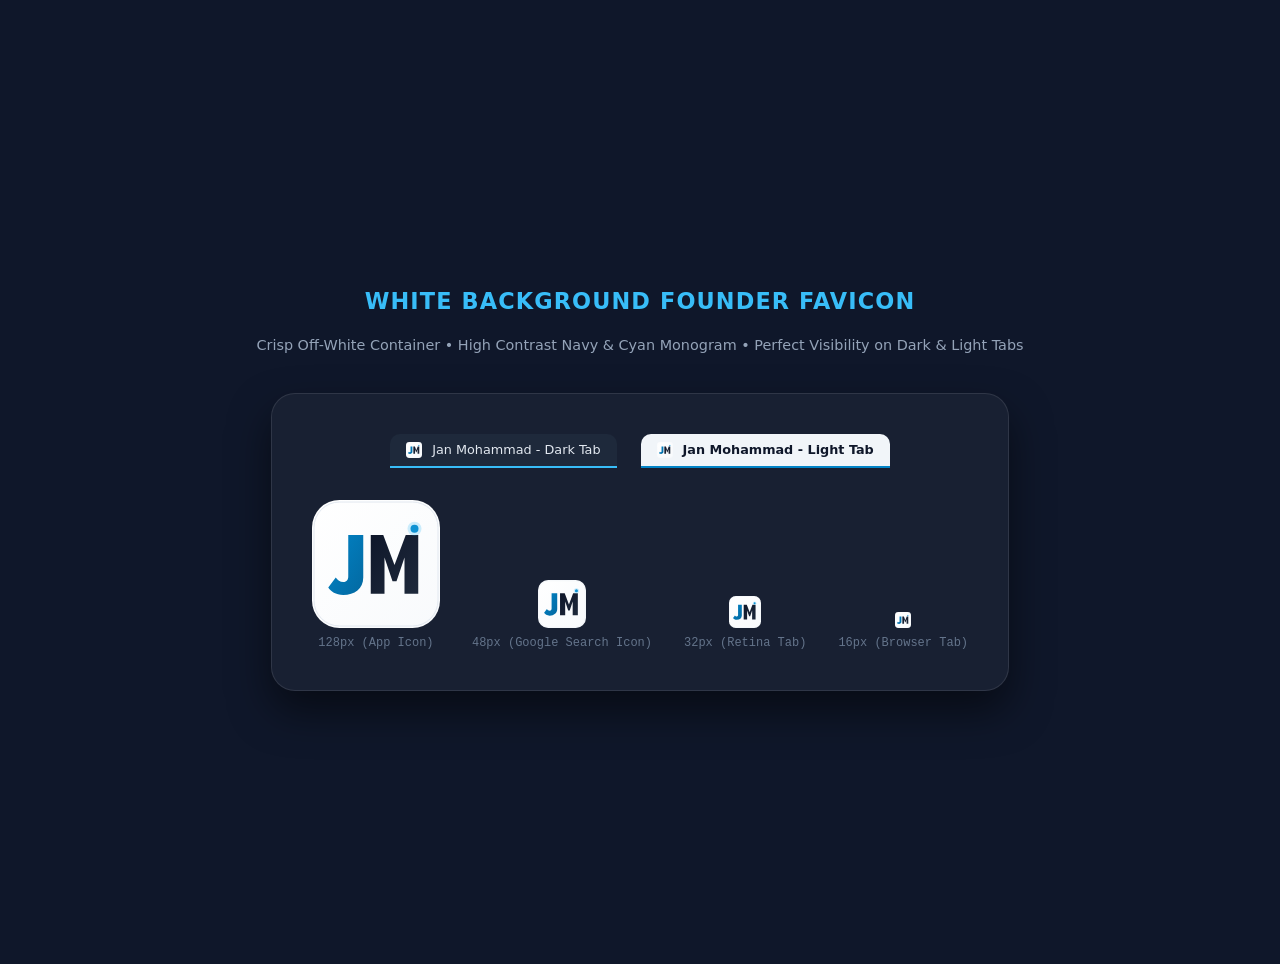
<file: Image/favicon_preview.html>
<!DOCTYPE html>
<html lang="en">
<head>
  <meta charset="UTF-8">
  <title>White Background Founder Favicon Preview — Jan Mohammad</title>
  <style>
    body {
      background: #0f172a;
      color: #f8fafc;
      font-family: 'Space Grotesk', system-ui, -apple-system, sans-serif;
      display: flex;
      flex-direction: column;
      align-items: center;
      justify-content: center;
      min-height: 100vh;
      margin: 0;
      padding: 2rem;
    }
    h1 {
      font-size: 1.4rem;
      font-weight: 700;
      letter-spacing: 0.05em;
      text-transform: uppercase;
      color: #38bdf8;
      margin-bottom: 0.5rem;
    }
    p {
      color: #94a3b8;
      font-size: 0.9rem;
      margin-bottom: 2.5rem;
    }
    .preview-card {
      background: rgba(255, 255, 255, 0.04);
      border: 1px solid rgba(255, 255, 255, 0.1);
      border-radius: 24px;
      padding: 2.5rem;
      display: flex;
      flex-direction: column;
      align-items: center;
      gap: 2rem;
      box-shadow: 0 20px 40px rgba(0,0,0,0.5);
    }
    .scales {
      display: flex;
      align-items: flex-end;
      gap: 2rem;
    }
    .scale-box {
      display: flex;
      flex-direction: column;
      align-items: center;
      gap: 0.5rem;
    }
    .scale-label {
      font-size: 0.75rem;
      font-family: monospace;
      color: #64748b;
    }
    .browser-tab-mock {
      background: #1e293b;
      border-radius: 10px 10px 0 0;
      padding: 8px 16px;
      display: flex;
      align-items: center;
      gap: 10px;
      border-bottom: 2px solid #38bdf8;
    }
    .tab-title {
      font-size: 0.8rem;
      color: #e2e8f0;
      font-weight: 500;
    }
    .light-tab-mock {
      background: #f1f5f9;
      border-radius: 10px 10px 0 0;
      padding: 8px 16px;
      display: flex;
      align-items: center;
      gap: 10px;
      border-bottom: 2px solid #0284c7;
    }
    .light-tab-title {
      font-size: 0.8rem;
      color: #0f172a;
      font-weight: 600;
    }
    .mock-row {
      display: flex;
      gap: 1.5rem;
    }
  </style>
</head>
<body>
  <h1>White Background Founder Favicon</h1>
  <p>Crisp Off-White Container • High Contrast Navy &amp; Cyan Monogram • Perfect Visibility on Dark &amp; Light Tabs</p>

  <div class="preview-card">
    <div class="mock-row">
      <div class="browser-tab-mock">
        <img src="favicon.svg" width="16" height="16" alt="Dark Mode Tab Icon">
        <span class="tab-title">Jan Mohammad - Dark Tab</span>
      </div>
      <div class="light-tab-mock">
        <img src="favicon.svg" width="16" height="16" alt="Light Mode Tab Icon">
        <span class="light-tab-title">Jan Mohammad - Light Tab</span>
      </div>
    </div>

    <div class="scales">
      <div class="scale-box">
        <img src="favicon.svg" width="128" height="128" alt="128px App Scale">
        <span class="scale-label">128px (App Icon)</span>
      </div>
      <div class="scale-box">
        <img src="favicon.svg" width="48" height="48" alt="48px Google Search Result">
        <span class="scale-label">48px (Google Search Icon)</span>
      </div>
      <div class="scale-box">
        <img src="favicon.svg" width="32" height="32" alt="32px Retina Tab">
        <span class="scale-label">32px (Retina Tab)</span>
      </div>
      <div class="scale-box">
        <img src="favicon.svg" width="16" height="16" alt="16px Browser Tab">
        <span class="scale-label">16px (Browser Tab)</span>
      </div>
    </div>
  </div>
</body>
</html>
</file>
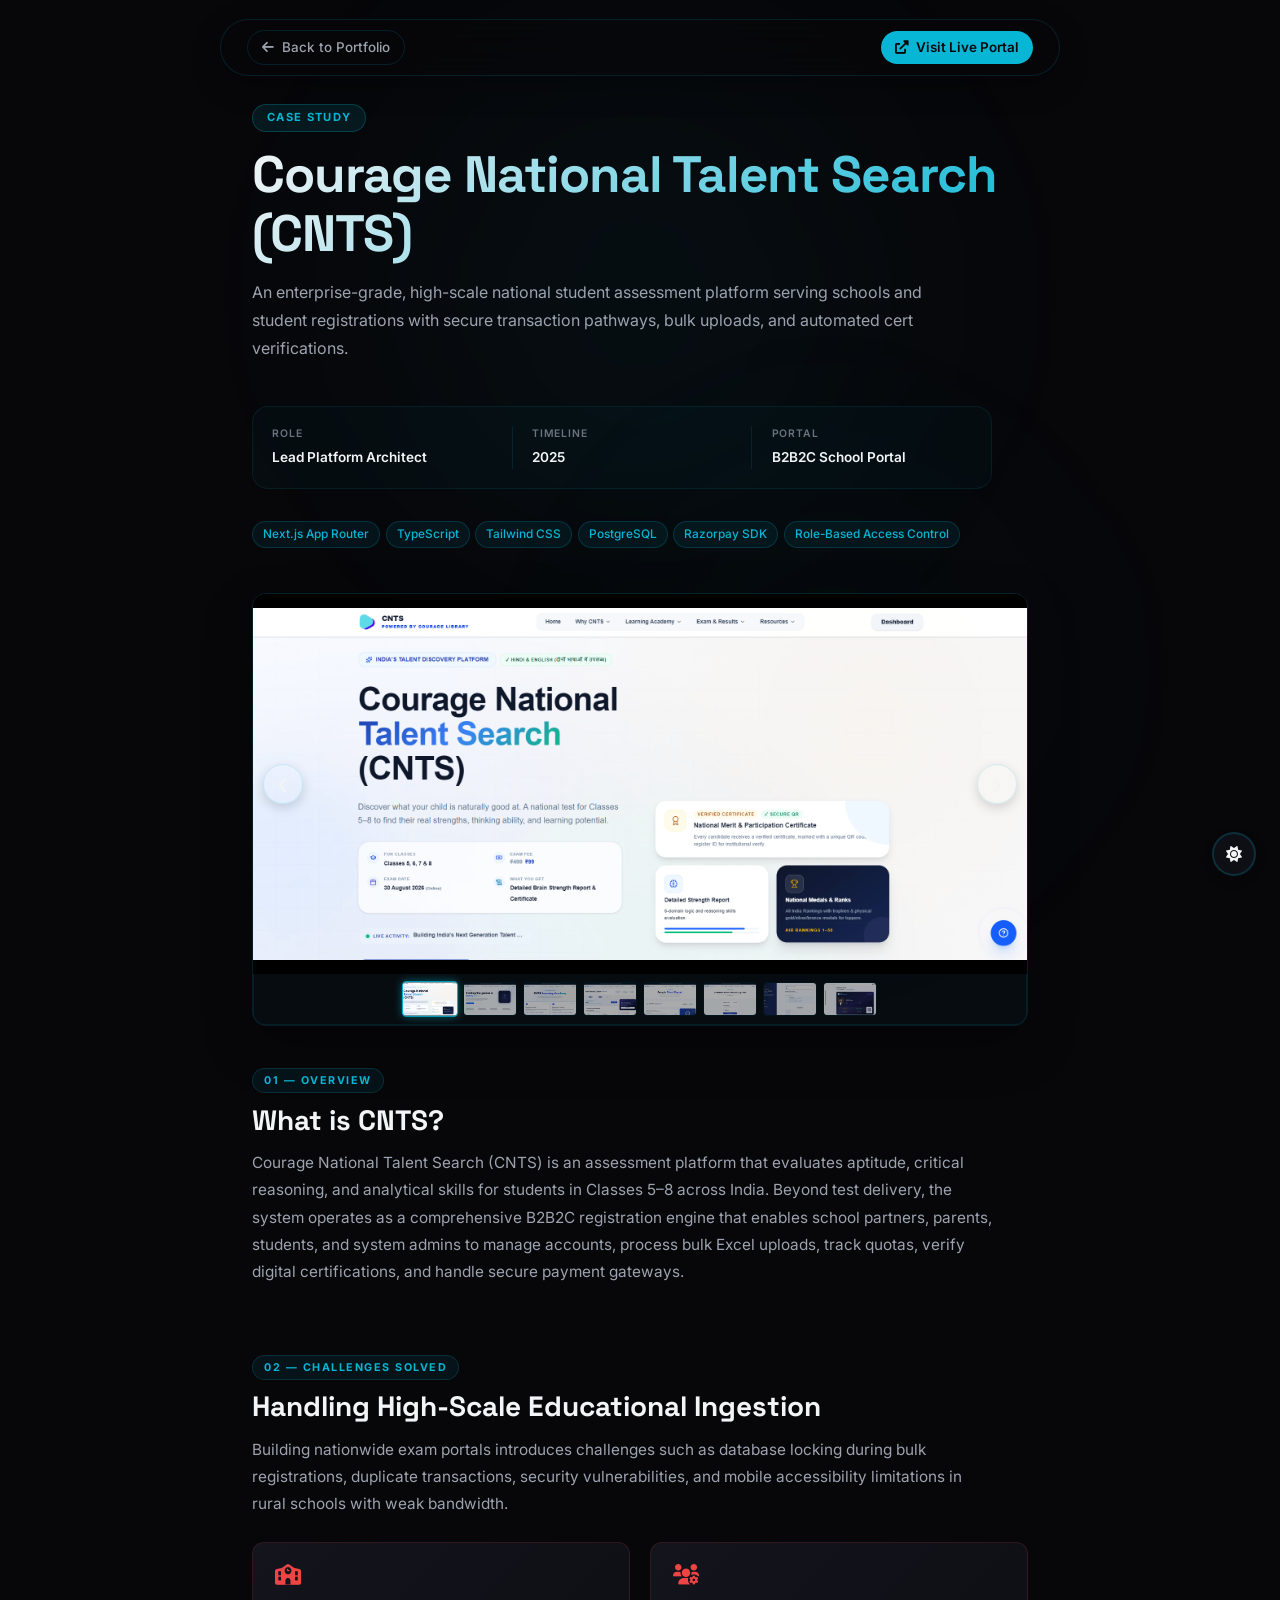
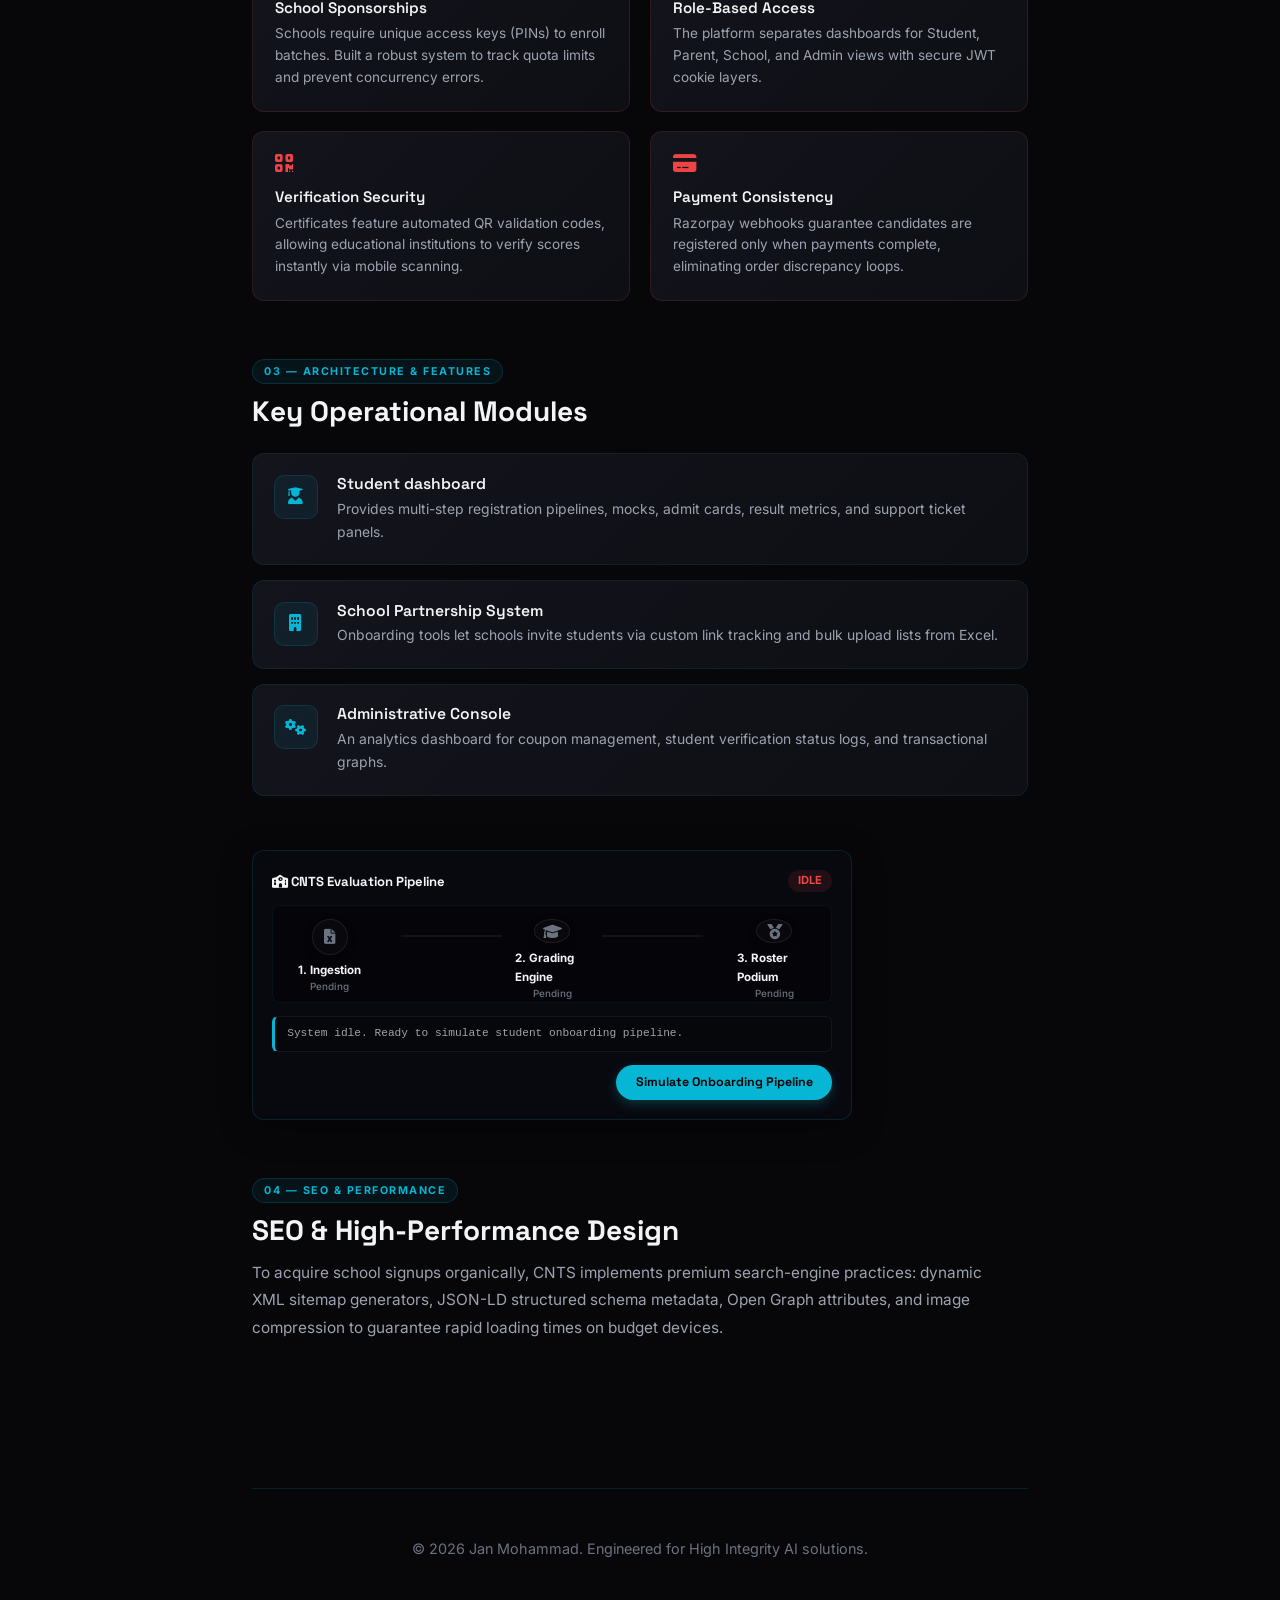
<file: projects/cnts.html>
<!DOCTYPE html>
<html lang="en" data-theme="dark">
<head>
  <meta charset="UTF-8">
  <meta name="viewport" content="width=device-width, initial-scale=1.0">
  <meta name="description" content="Courage National Talent Search (CNTS) — Case Study by Jan Mohammad. A national assessment & talent discovery platform.">
  <meta property="og:title" content="Courage National Talent Search (CNTS) — Case Study | Jan Mohammad">
  <meta property="og:description" content="A nationwide student assessment platform with bulk registrations and secure payment flows.">
  <meta property="og:image" content="../Image/cnts.png">
  <link rel="icon" href="../Image/loo1.png" type="image/x-icon">
  <link href="https://fonts.googleapis.com/css2?family=Poppins:wght@300;400;500;600;700&display=swap" rel="stylesheet">
  <link rel="stylesheet" href="https://cdnjs.cloudflare.com/ajax/libs/font-awesome/6.0.0/css/all.min.css">
  <link rel="stylesheet" href="../styles.css">
  <link rel="stylesheet" href="case-study.css">
  <script>
    (function() {
      const saved = localStorage.getItem('theme') || 'dark';
      document.documentElement.setAttribute('data-theme', saved);
      const savedAccent = localStorage.getItem('theme-accent') || 'teal';
      const themes = {
        teal: { accent: '#06b6d4', rgb: '6, 182, 212', glow: 'rgba(6, 182, 212, 0.15)', secondary: '#10b981' },
        purple: { accent: '#8b5cf6', rgb: '139, 92, 246', glow: 'rgba(139, 92, 246, 0.15)', secondary: '#ec4899' },
        gold: { accent: '#f59e0b', rgb: '245, 158, 11', glow: 'rgba(245, 158, 11, 0.15)', secondary: '#10b981' },
        ruby: { accent: '#ef4444', rgb: '239, 68, 68', glow: 'rgba(239, 68, 68, 0.15)', secondary: '#f59e0b' }
      };
      if (themes[savedAccent]) {
        const theme = themes[savedAccent];
        document.documentElement.style.setProperty('--accent-color', theme.accent);
        document.documentElement.style.setProperty('--accent-color-rgb', theme.rgb); document.documentElement.style.setProperty('--accent-glow', theme.glow);
        document.documentElement.style.setProperty('--secondary-color', theme.secondary);
      }
    })();
  </script>
  <title>Courage National Talent Search (CNTS) — Case Study | Jan Mohammad</title>
</head>
<body>

  <!-- Back nav -->
  <div class="cs-back-nav">
    <a href="../index.html" class="cs-back-btn"><i class="fas fa-arrow-left"></i> Back to Portfolio</a>
    <a href="https://thecouragelibrary.com/cnts" target="_blank" rel="noopener noreferrer" class="cs-live-btn"><i class="fas fa-external-link-alt"></i> Visit Live Portal</a>
  </div>

  <main class="cs-main">

    <!-- Hero -->
    <div class="cs-hero">
      <div class="cs-hero-badge">Case Study</div>
      <h1 class="cs-title">Courage National Talent Search (CNTS)</h1>
      <p class="cs-subtitle">An enterprise-grade, high-scale national student assessment platform serving schools and student registrations with secure transaction pathways, bulk uploads, and automated cert verifications.</p>

            <div class="cs-meta-board">
        <div class="cs-meta-card">
          <span class="cs-meta-label">Role</span>
          <span class="cs-meta-value">Lead Platform Architect</span>
        </div>
        <div class="cs-meta-card">
          <span class="cs-meta-label">Timeline</span>
          <span class="cs-meta-value">2025</span>
        </div>
        <div class="cs-meta-card">
          <span class="cs-meta-label">Portal</span>
          <span class="cs-meta-value">B2B2C School Portal</span>
        </div>
      </div>

      <div class="cs-tech-pills">
        <span>Next.js App Router</span><span>TypeScript</span><span>Tailwind CSS</span>
        <span>PostgreSQL</span><span>Razorpay SDK</span><span>Role-Based Access Control</span>
      </div>
    </div>

    <!-- Project image slider -->
    <div class="cs-image-block">
      <div class="event-image-carousel project-image-carousel">
        <div class="carousel-container">
          <img src="../Image/cnts.png" alt="cnts view 1" class="active">
          <img src="../Image/cnts2.png" alt="cnts view 2">
          <img src="../Image/cnts3.png" alt="cnts view 3">
          <img src="../Image/cnts4.png" alt="cnts view 4">
          <img src="../Image/cnts5.png" alt="cnts view 5">
          <img src="../Image/cnts6.png" alt="cnts view 6">
          <img src="../Image/cnts7.png" alt="cnts view 7">
          <img src="../Image/cnts8.png" alt="cnts view 8">
        </div>
        <button type="button" class="carousel-btn prev" aria-label="Previous image">❮</button>
        <button type="button" class="carousel-btn next" aria-label="Next image">❯</button>
        <div class="carousel-dots"></div>
      </div>
    </div>

    <!-- Overview -->
    <section class="cs-section">
      <div class="cs-section-label">01 — Overview</div>
      <h2>What is CNTS?</h2>
      <p>Courage National Talent Search (CNTS) is an assessment platform that evaluates aptitude, critical reasoning, and analytical skills for students in Classes 5–8 across India. Beyond test delivery, the system operates as a comprehensive B2B2C registration engine that enables school partners, parents, students, and system admins to manage accounts, process bulk Excel uploads, track quotas, verify digital certifications, and handle secure payment gateways.</p>
    </section>

    <!-- The Problem -->
    <section class="cs-section">
      <div class="cs-section-label">02 — Challenges Solved</div>
      <h2>Handling High-Scale Educational Ingestion</h2>
      <p>Building nationwide exam portals introduces challenges such as database locking during bulk registrations, duplicate transactions, security vulnerabilities, and mobile accessibility limitations in rural schools with weak bandwidth.</p>

      <div class="cs-problem-grid">
        <div class="cs-problem-card">
          <i class="fas fa-school"></i>
          <h4>School Sponsorships</h4>
          <p>Schools require unique access keys (PINs) to enroll batches. Built a robust system to track quota limits and prevent concurrency errors.</p>
        </div>
        <div class="cs-problem-card">
          <i class="fas fa-users-cog"></i>
          <h4>Role-Based Access</h4>
          <p>The platform separates dashboards for Student, Parent, School, and Admin views with secure JWT cookie layers.</p>
        </div>
        <div class="cs-problem-card">
          <i class="fas fa-qrcode"></i>
          <h4>Verification Security</h4>
          <p>Certificates feature automated QR validation codes, allowing educational institutions to verify scores instantly via mobile scanning.</p>
        </div>
        <div class="cs-problem-card">
          <i class="fas fa-credit-card"></i>
          <h4>Payment Consistency</h4>
          <p>Razorpay webhooks guarantee candidates are registered only when payments complete, eliminating order discrepancy loops.</p>
        </div>
      </div>
    </section>

    <!-- Architecture & Features -->
    <section class="cs-section">
      <div class="cs-section-label">03 — Architecture & Features</div>
      <h2>Key Operational Modules</h2>
      
      <div class="cs-feature-list">
        <div class="cs-feature">
          <div class="cs-feature-icon"><i class="fas fa-user-graduate"></i></div>
          <div>
            <h4>Student dashboard</h4>
            <p>Provides multi-step registration pipelines, mocks, admit cards, result metrics, and support ticket panels.</p>
          </div>
        </div>
        <div class="cs-feature">
          <div class="cs-feature-icon"><i class="fas fa-building"></i></div>
          <div>
            <h4>School Partnership System</h4>
            <p>Onboarding tools let schools invite students via custom link tracking and bulk upload lists from Excel.</p>
          </div>
        </div>
        <div class="cs-feature">
          <div class="cs-feature-icon"><i class="fas fa-cogs"></i></div>
          <div>
            <h4>Administrative Console</h4>
            <p>An analytics dashboard for coupon management, student verification status logs, and transactional graphs.</p>
          </div>
      </div>

      <!-- Interactive CNTS Evaluation Pipeline -->
      <div class="langgraph-orchestrator" style="max-width: 600px; margin: 2.5rem 0 0;" role="region" aria-label="CNTS Registration & Evaluation Pipeline Simulator">
        <div class="vis-header">
          <span class="vis-title"><i class="fas fa-school"></i> CNTS Evaluation Pipeline</span>
          <span class="vis-status-tag" id="cntsPipelineStatus">Idle</span>
        </div>
        <div class="orchestrator-sandbox">
          <div class="agent-nodes">
            <div class="agent-node" id="stepOnboarding">
              <i class="fas fa-file-excel"></i>
              <span class="agent-name">1. Ingestion</span>
              <span class="agent-status">Pending</span>
            </div>
            <div class="agent-node" id="stepGrading">
              <i class="fas fa-graduation-cap"></i>
              <span class="agent-name">2. Grading Engine</span>
              <span class="agent-status">Pending</span>
            </div>
            <div class="agent-node" id="stepAnalytics">
              <i class="fas fa-medal"></i>
              <span class="agent-name">3. Roster Podium</span>
              <span class="agent-status">Pending</span>
            </div>
          </div>
          <div class="orchestrator-flows">
            <div class="flow-arrow flow-1" id="cntsFlow1"></div>
            <div class="flow-arrow flow-2" id="cntsFlow2"></div>
          </div>
        </div>
        <div class="vis-log" id="cntsPipelineLog">System idle. Ready to simulate student onboarding pipeline.</div>
        <button type="button" class="btn-optimize-vis" id="btnRunCntsPipeline" data-tooltip="Simulate Student Onboarding">Simulate Onboarding Pipeline</button>
      </div>
    </section>

    <!-- SEO Strategy -->
    <section class="cs-section">
      <div class="cs-section-label">04 — SEO & Performance</div>
      <h2>SEO & High-Performance Design</h2>
      <p>To acquire school signups organically, CNTS implements premium search-engine practices: dynamic XML sitemap generators, JSON-LD structured schema metadata, Open Graph attributes, and image compression to guarantee rapid loading times on budget devices.</p>
    </section>

    <!-- CTA / Footer -->

      <footer class="cs-footer">
      <p>&copy; 2026 Jan Mohammad. Engineered for High Integrity AI solutions.</p>
    </footer>
  </main>

  <script src="case-study.js"></script>
</body>
</html>
</file>
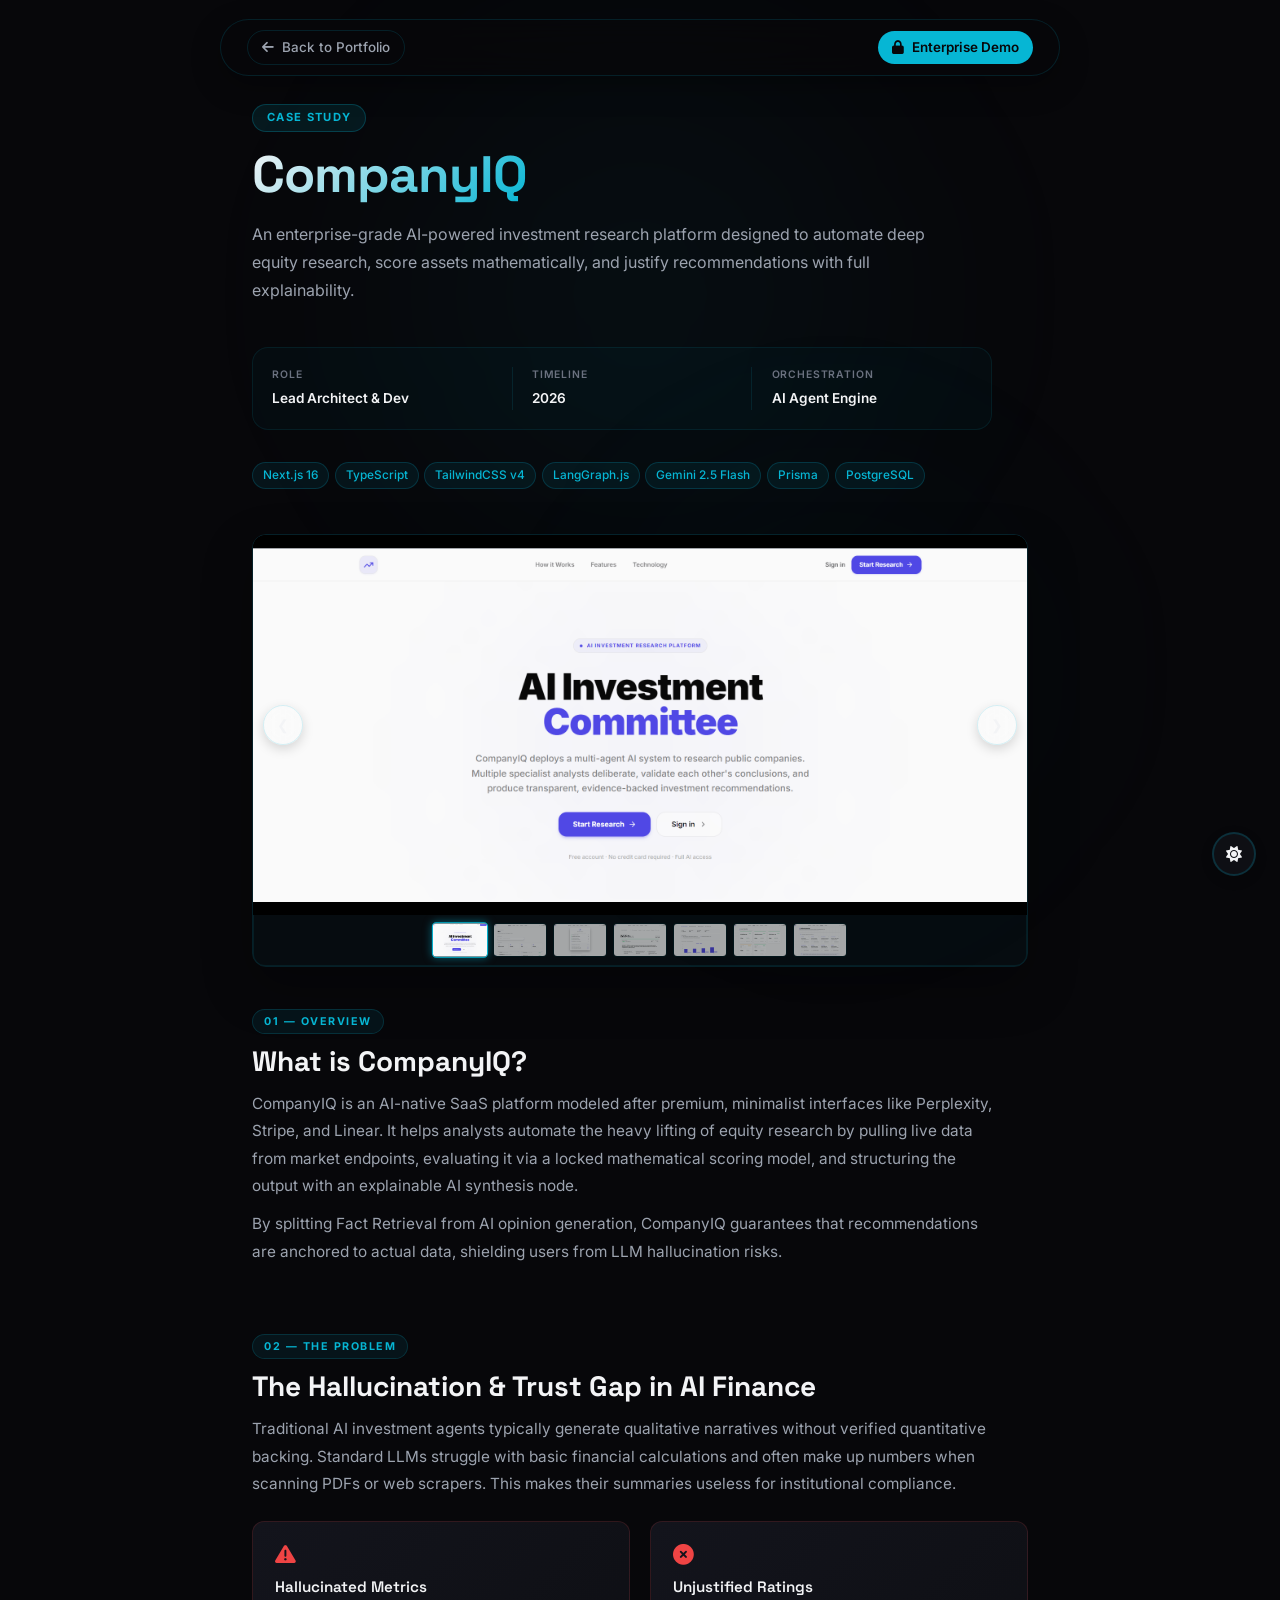
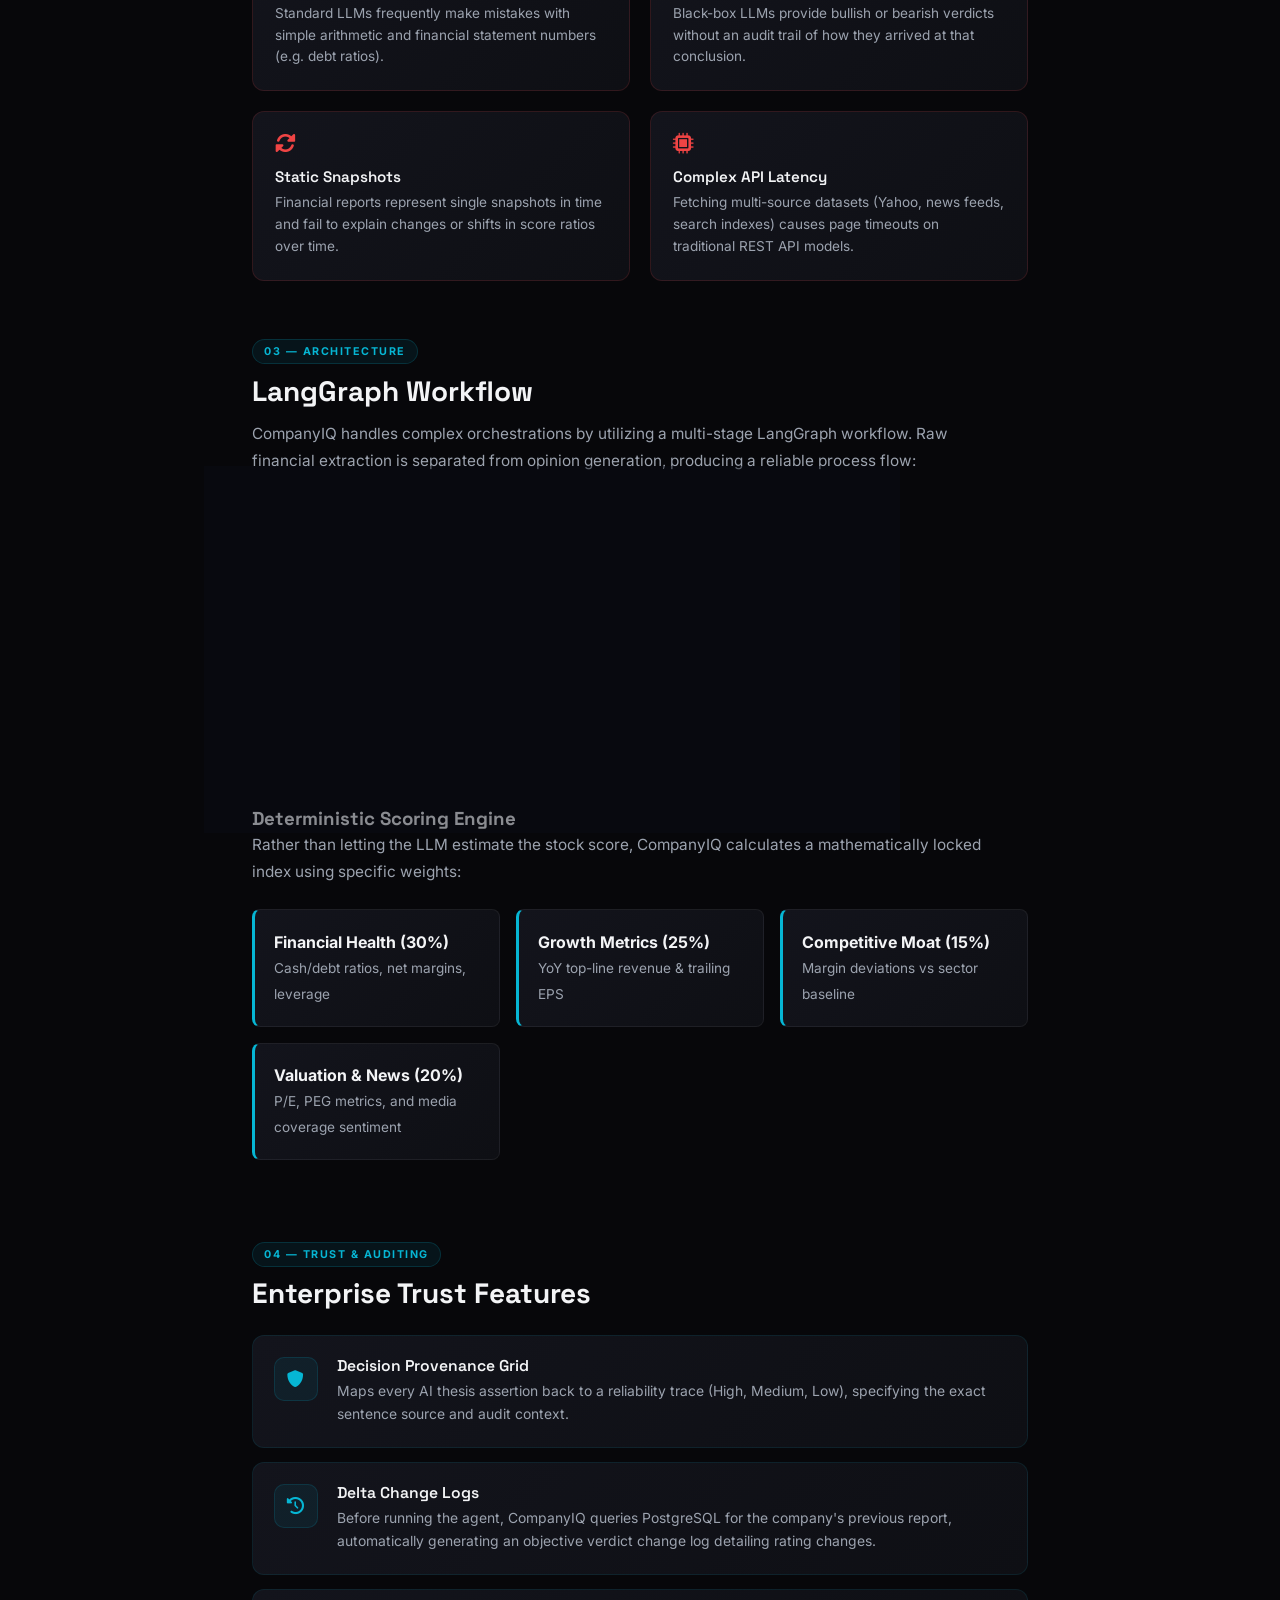
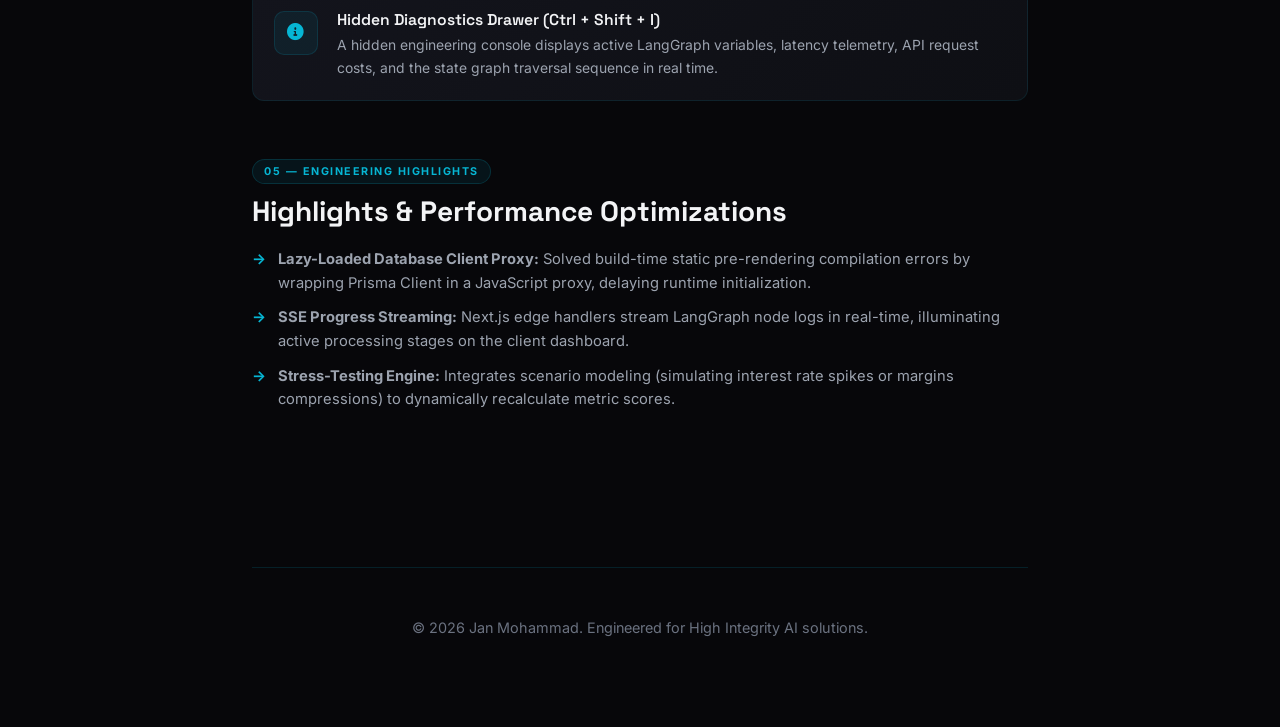
<file: projects/company-iq.html>
<!DOCTYPE html>
<html lang="en" data-theme="dark">
<head>
  <meta charset="UTF-8">
  <meta name="viewport" content="width=device-width, initial-scale=1.0">
  <meta name="description" content="CompanyIQ — Case Study by Jan Mohammad. An enterprise-grade AI-powered investment research platform.">
  <meta property="og:title" content="CompanyIQ — Case Study | Jan Mohammad">
  <meta property="og:description" content="Automating deep equity research and structured AI reasoning.">
  <meta property="og:image" content="../Image/companyiq.png">
  <link rel="icon" href="../Image/loo1.png" type="image/x-icon">
  <link href="https://fonts.googleapis.com/css2?family=Poppins:wght@300;400;500;600;700&display=swap" rel="stylesheet">
  <link rel="stylesheet" href="https://cdnjs.cloudflare.com/ajax/libs/font-awesome/6.0.0/css/all.min.css">
  <link rel="stylesheet" href="../styles.css">
  <link rel="stylesheet" href="case-study.css">
  <script>
    (function() {
      const saved = localStorage.getItem('theme') || 'dark';
      document.documentElement.setAttribute('data-theme', saved);
      const savedAccent = localStorage.getItem('theme-accent') || 'teal';
      const themes = {
        teal: { accent: '#06b6d4', rgb: '6, 182, 212', glow: 'rgba(6, 182, 212, 0.15)', secondary: '#10b981' },
        purple: { accent: '#8b5cf6', rgb: '139, 92, 246', glow: 'rgba(139, 92, 246, 0.15)', secondary: '#ec4899' },
        gold: { accent: '#f59e0b', rgb: '245, 158, 11', glow: 'rgba(245, 158, 11, 0.15)', secondary: '#10b981' },
        ruby: { accent: '#ef4444', rgb: '239, 68, 68', glow: 'rgba(239, 68, 68, 0.15)', secondary: '#f59e0b' }
      };
      if (themes[savedAccent]) {
        const theme = themes[savedAccent];
        document.documentElement.style.setProperty('--accent-color', theme.accent);
        document.documentElement.style.setProperty('--accent-color-rgb', theme.rgb); document.documentElement.style.setProperty('--accent-glow', theme.glow);
        document.documentElement.style.setProperty('--secondary-color', theme.secondary);
      }
    })();
  </script>
  <title>CompanyIQ — Case Study | Jan Mohammad</title>
</head>
<body>

  <!-- Back nav -->
  <div class="cs-back-nav">
    <a href="../index.html" class="cs-back-btn"><i class="fas fa-arrow-left"></i> Back to Portfolio</a>
    <a href="#" class="cs-live-btn"><i class="fas fa-lock"></i> Enterprise Demo</a>
  </div>

  <main class="cs-main">

    <!-- Hero -->
    <div class="cs-hero">
      <div class="cs-hero-badge">Case Study</div>
      <h1 class="cs-title">CompanyIQ</h1>
      <p class="cs-subtitle">An enterprise-grade AI-powered investment research platform designed to automate deep equity research, score assets mathematically, and justify recommendations with full explainability.</p>

            <div class="cs-meta-board">
        <div class="cs-meta-card">
          <span class="cs-meta-label">Role</span>
          <span class="cs-meta-value">Lead Architect & Dev</span>
        </div>
        <div class="cs-meta-card">
          <span class="cs-meta-label">Timeline</span>
          <span class="cs-meta-value">2026</span>
        </div>
        <div class="cs-meta-card">
          <span class="cs-meta-label">Orchestration</span>
          <span class="cs-meta-value">AI Agent Engine</span>
        </div>
      </div>

      <div class="cs-tech-pills">
        <span>Next.js 16</span><span>TypeScript</span><span>TailwindCSS v4</span>
        <span>LangGraph.js</span><span>Gemini 2.5 Flash</span><span>Prisma</span><span>PostgreSQL</span>
      </div>
    </div>

    <!-- Project image slider -->
    <div class="cs-image-block">
      <div class="event-image-carousel project-image-carousel">
        <div class="carousel-container">
          <img src="../Image/companyiq.png" alt="company-iq view 1" class="active">
          <img src="../Image/companyiq2.png" alt="company-iq view 2">
          <img src="../Image/companyiq3.png" alt="company-iq view 3">
          <img src="../Image/companyiq4.png" alt="company-iq view 4">
          <img src="../Image/companyiq5.png" alt="company-iq view 5">
          <img src="../Image/companyiq6.png" alt="company-iq view 6">
          <img src="../Image/companyiq7.png" alt="company-iq view 7">
        </div>
        <button type="button" class="carousel-btn prev" aria-label="Previous image">❮</button>
        <button type="button" class="carousel-btn next" aria-label="Next image">❯</button>
        <div class="carousel-dots"></div>
      </div>
    </div>

    <!-- Overview -->
    <section class="cs-section">
      <div class="cs-section-label">01 — Overview</div>
      <h2>What is CompanyIQ?</h2>
      <p>CompanyIQ is an AI-native SaaS platform modeled after premium, minimalist interfaces like Perplexity, Stripe, and Linear. It helps analysts automate the heavy lifting of equity research by pulling live data from market endpoints, evaluating it via a locked mathematical scoring model, and structuring the output with an explainable AI synthesis node.</p>
      <p>By splitting Fact Retrieval from AI opinion generation, CompanyIQ guarantees that recommendations are anchored to actual data, shielding users from LLM hallucination risks.</p>
    </section>

    <!-- The Problem -->
    <section class="cs-section">
      <div class="cs-section-label">02 — The Problem</div>
      <h2>The Hallucination & Trust Gap in AI Finance</h2>
      <p>Traditional AI investment agents typically generate qualitative narratives without verified quantitative backing. Standard LLMs struggle with basic financial calculations and often make up numbers when scanning PDFs or web scrapers. This makes their summaries useless for institutional compliance.</p>

      <div class="cs-problem-grid">
        <div class="cs-problem-card">
          <i class="fas fa-exclamation-triangle"></i>
          <h4>Hallucinated Metrics</h4>
          <p>Standard LLMs frequently make mistakes with simple arithmetic and financial statement numbers (e.g. debt ratios).</p>
        </div>
        <div class="cs-problem-card">
          <i class="fas fa-times-circle"></i>
          <h4>Unjustified Ratings</h4>
          <p>Black-box LLMs provide bullish or bearish verdicts without an audit trail of how they arrived at that conclusion.</p>
        </div>
        <div class="cs-problem-card">
          <i class="fas fa-sync-alt"></i>
          <h4>Static Snapshots</h4>
          <p>Financial reports represent single snapshots in time and fail to explain changes or shifts in score ratios over time.</p>
        </div>
        <div class="cs-problem-card">
          <i class="fas fa-microchip"></i>
          <h4>Complex API Latency</h4>
          <p>Fetching multi-source datasets (Yahoo, news feeds, search indexes) causes page timeouts on traditional REST API models.</p>
        </div>
      </div>
    </section>

    <!-- Architecture -->
    <section class="cs-section">
      <div class="cs-section-label">03 — Architecture</div>
      <h2>LangGraph Workflow</h2>
      <p>CompanyIQ handles complex orchestrations by utilizing a multi-stage LangGraph workflow. Raw financial extraction is separated from opinion generation, producing a reliable process flow:</p>
      
      <!-- LangGraph Agent Orchestrator Simulator -->
      <div class="langgraph-orchestrator" style="max-width: 600px; margin: 2rem 0;" role="region" aria-label="LangGraph Agent Orchestration Simulator">
        <div class="vis-header">
          <span class="vis-title"><i class="fas fa-network-wired"></i> LangGraph Agent Orchestrator</span>
          <span class="vis-status-tag" id="langgraphStatus">Idle</span>
        </div>
        <div class="orchestrator-sandbox">
          <div class="agent-nodes">
            <div class="agent-node" id="agentFact">
              <i class="fas fa-search-dollar"></i>
              <span class="agent-name">Fact Retriever</span>
              <span class="agent-status">Pending</span>
            </div>
            <div class="agent-node" id="agentAnalyze">
              <i class="fas fa-calculator"></i>
              <span class="agent-name">Analyst Agent</span>
              <span class="agent-status">Pending</span>
            </div>
            <div class="agent-node" id="agentWriter">
              <i class="fas fa-pen-nib"></i>
              <span class="agent-name">Writer Agent</span>
              <span class="agent-status">Pending</span>
            </div>
          </div>
          <div class="orchestrator-flows">
            <div class="flow-arrow flow-1" id="flow1"></div>
            <div class="flow-arrow flow-2" id="flow2"></div>
          </div>
        </div>
        <div class="vis-log" id="langgraphLog">System idle. Pipeline diagnostics ready.</div>
        <button type="button" class="btn-optimize-vis" id="btnRunLangGraph" data-tooltip="Simulate LangGraph agent state transitions">Trigger Agent Pipeline</button>
      </div>

      <h3>Deterministic Scoring Engine</h3>
      <p>Rather than letting the LLM estimate the stock score, CompanyIQ calculates a mathematically locked index using specific weights:</p>
      <div style="display: grid; grid-template-columns: repeat(auto-fit, minmax(200px, 1fr)); gap: 1rem; margin: 1.5rem 0;">
        <div class="cs-metric-card">
          <strong>Financial Health (30%)</strong><br><span style="font-size: 0.85rem; color: var(--text-secondary);">Cash/debt ratios, net margins, leverage</span>
        </div>
        <div class="cs-metric-card">
          <strong>Growth Metrics (25%)</strong><br><span style="font-size: 0.85rem; color: var(--text-secondary);">YoY top-line revenue & trailing EPS</span>
        </div>
        <div class="cs-metric-card">
          <strong>Competitive Moat (15%)</strong><br><span style="font-size: 0.85rem; color: var(--text-secondary);">Margin deviations vs sector baseline</span>
        </div>
        <div class="cs-metric-card">
          <strong>Valuation & News (20%)</strong><br><span style="font-size: 0.85rem; color: var(--text-secondary);">P/E, PEG metrics, and media coverage sentiment</span>
        </div>
      </div>
    </section>

    <!-- Trust & Explainability -->
    <section class="cs-section">
      <div class="cs-section-label">04 — Trust & Auditing</div>
      <h2>Enterprise Trust Features</h2>
      
      <div class="cs-feature-list">
        <div class="cs-feature">
          <div class="cs-feature-icon"><i class="fas fa-shield-alt"></i></div>
          <div>
            <h4>Decision Provenance Grid</h4>
            <p>Maps every AI thesis assertion back to a reliability trace (High, Medium, Low), specifying the exact sentence source and audit context.</p>
          </div>
        </div>
        <div class="cs-feature">
          <div class="cs-feature-icon"><i class="fas fa-history"></i></div>
          <div>
            <h4>Delta Change Logs</h4>
            <p>Before running the agent, CompanyIQ queries PostgreSQL for the company's previous report, automatically generating an objective verdict change log detailing rating changes.</p>
          </div>
        </div>
        <div class="cs-feature">
          <div class="cs-feature-icon"><i class="fas fa-info-circle"></i></div>
          <div>
            <h4>Hidden Diagnostics Drawer (Ctrl + Shift + I)</h4>
            <p>A hidden engineering console displays active LangGraph variables, latency telemetry, API request costs, and the state graph traversal sequence in real time.</p>
          </div>
        </div>
      </div>
    </section>

    <!-- Engineering Highlights -->
    <section class="cs-section">
      <div class="cs-section-label">05 — Engineering Highlights</div>
      <h2>Highlights & Performance Optimizations</h2>
      <ul>
        <li><strong>Lazy-Loaded Database Client Proxy:</strong> Solved build-time static pre-rendering compilation errors by wrapping Prisma Client in a JavaScript proxy, delaying runtime initialization.</li>
        <li><strong>SSE Progress Streaming:</strong> Next.js edge handlers stream LangGraph node logs in real-time, illuminating active processing stages on the client dashboard.</li>
        <li><strong>Stress-Testing Engine:</strong> Integrates scenario modeling (simulating interest rate spikes or margins compressions) to dynamically recalculate metric scores.</li>
      </ul>
    </section>

    <!-- CTA / Footer -->

      <footer class="cs-footer">
      <p>&copy; 2026 Jan Mohammad. Engineered for High Integrity AI solutions.</p>
    </footer>
  </main>

  <script src="case-study.js"></script>
</body>
</html>
</file>
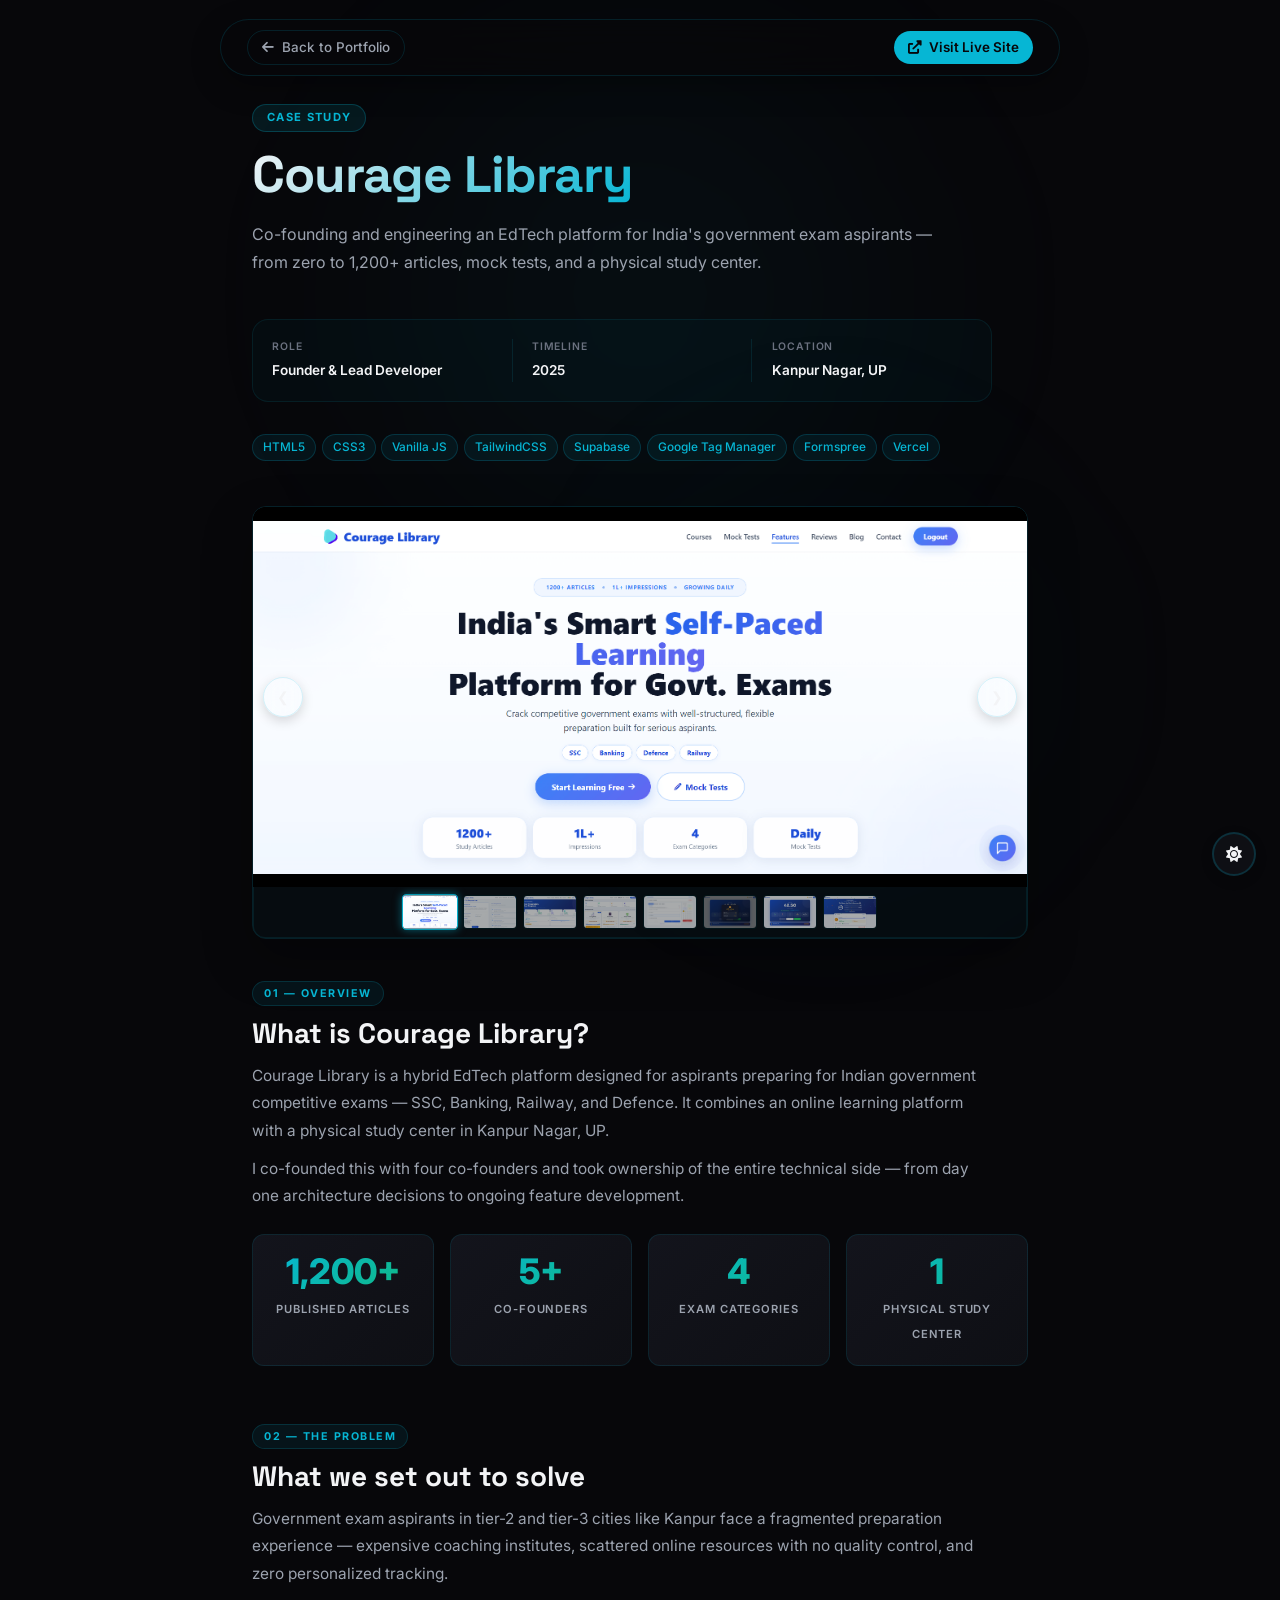
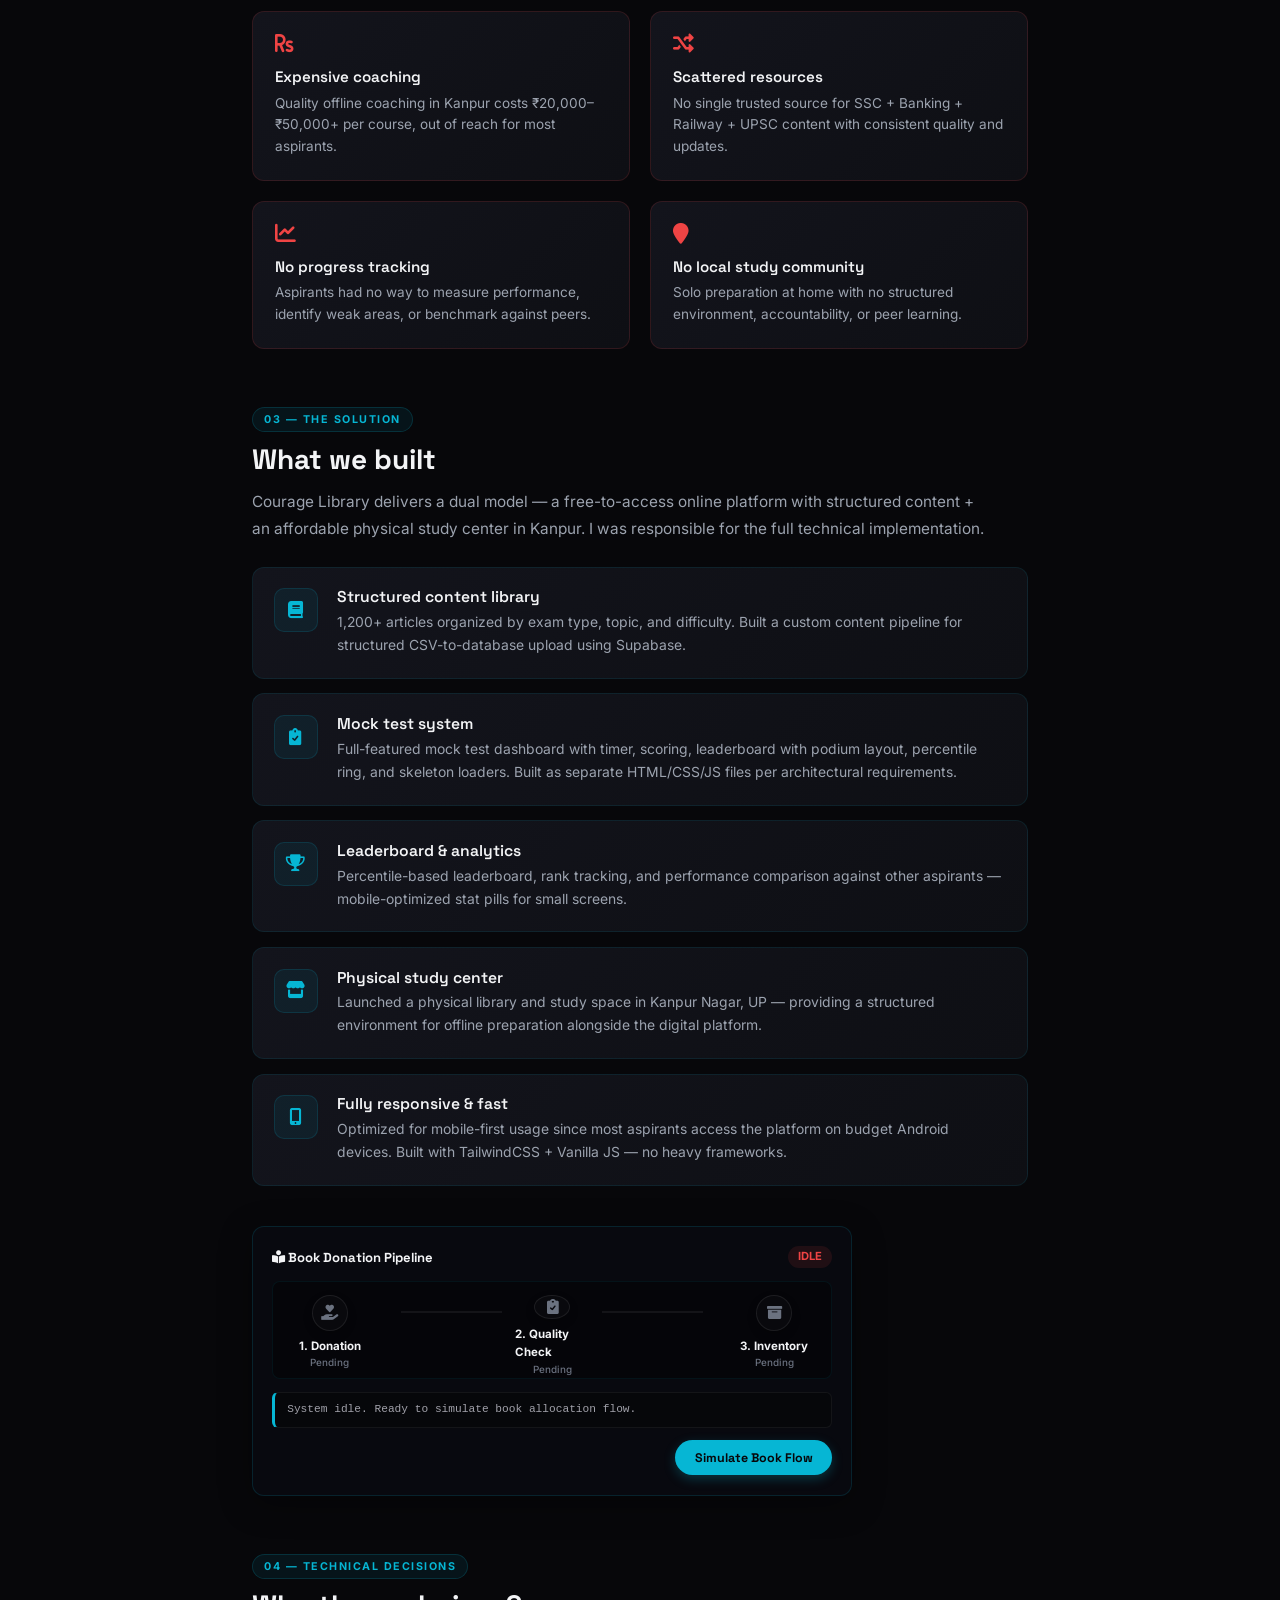
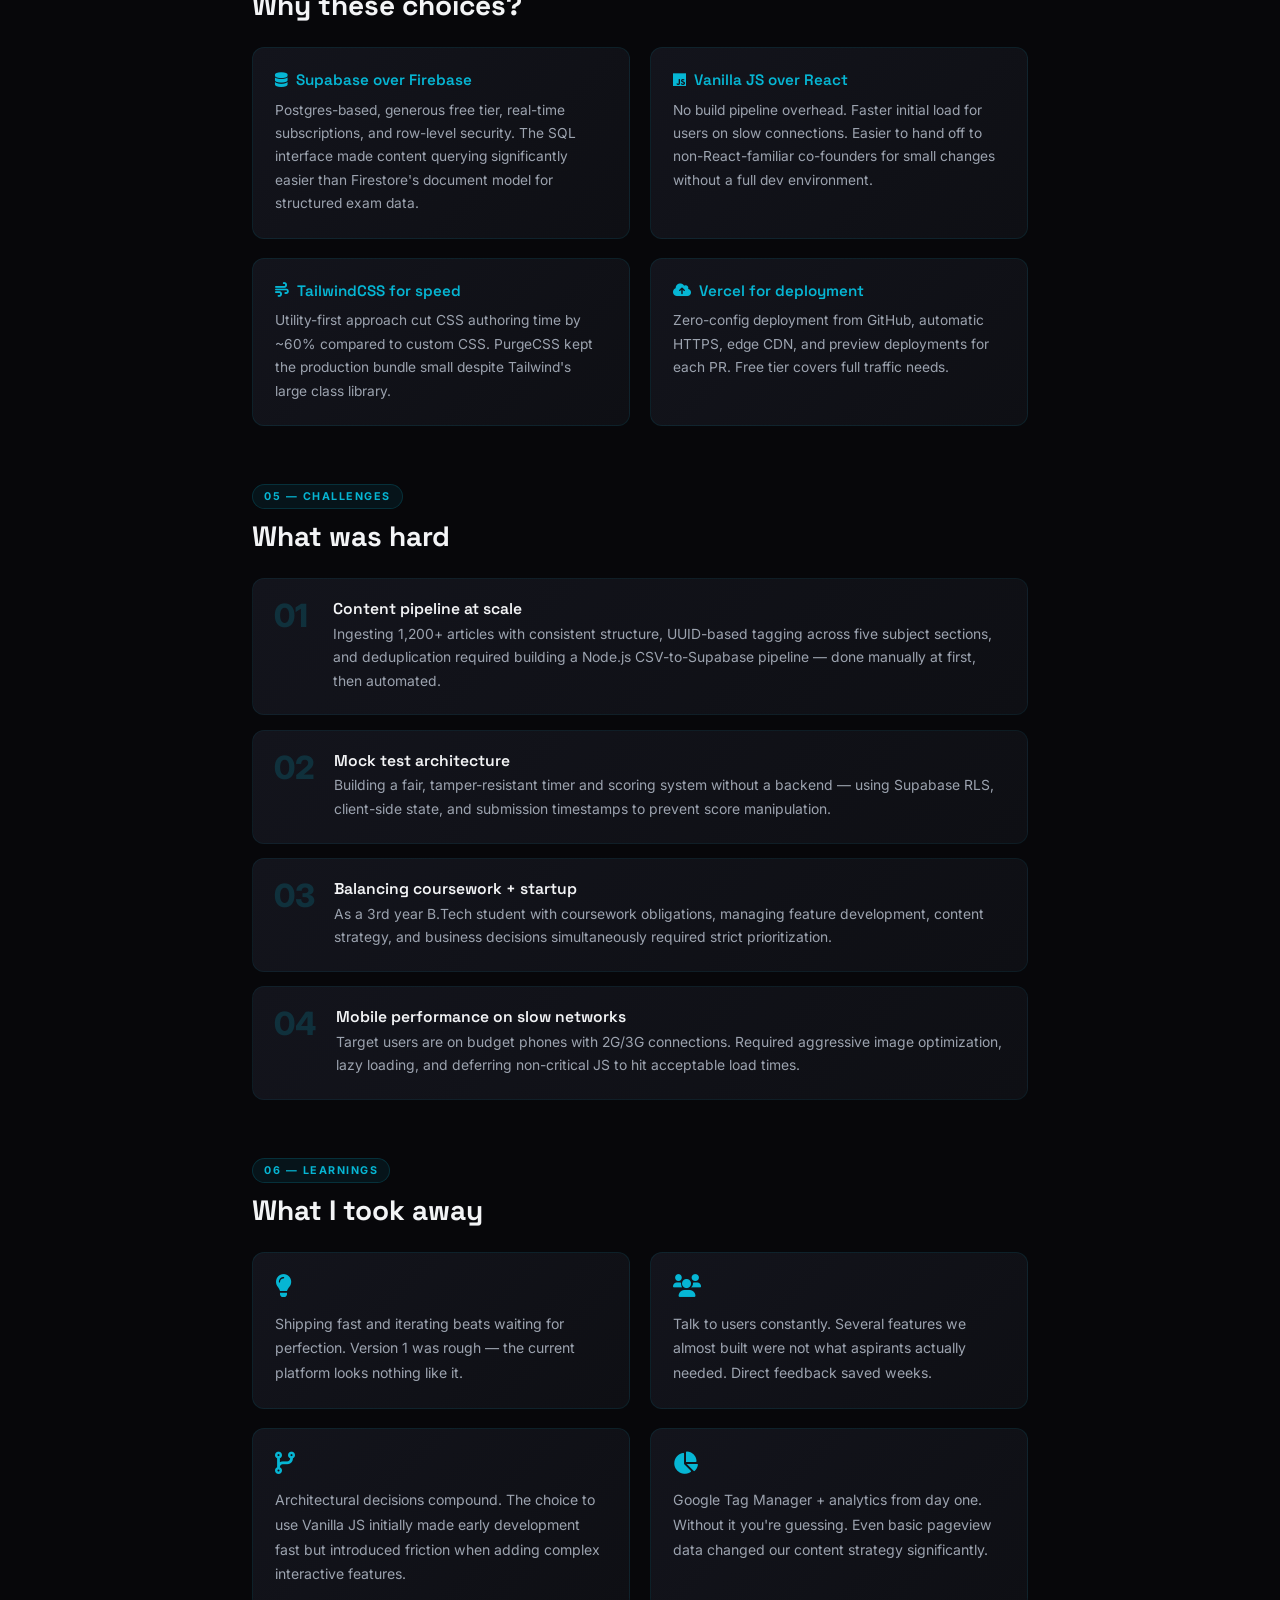
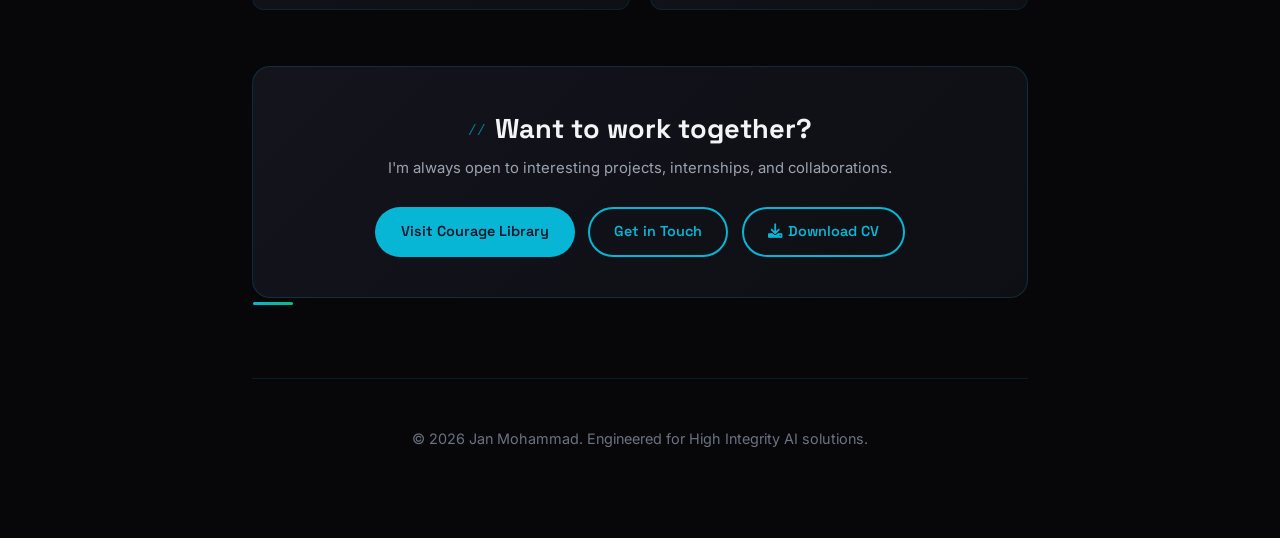
<file: projects/courage-library.html>
<!DOCTYPE html>
<html lang="en" data-theme="dark">
<head>
  <meta charset="UTF-8">
  <meta name="viewport" content="width=device-width, initial-scale=1.0">
  <meta name="description" content="Courage Library — Case Study by Jan Mohammad. How I co-founded and built an EdTech platform for 1,200+ government exam aspirants in Kanpur, UP.">
  <meta property="og:title" content="Courage Library — Case Study | Jan Mohammad">
  <meta property="og:description" content="How I co-founded and engineered an EdTech platform serving government exam aspirants across India.">
  <meta property="og:image" content="../Image/library.png">
  <link rel="icon" href="../Image/loo1.png" type="image/x-icon">
  <link href="https://fonts.googleapis.com/css2?family=Poppins:wght@300;400;500;600;700&display=swap" rel="stylesheet">
  <link rel="stylesheet" href="https://cdnjs.cloudflare.com/ajax/libs/font-awesome/6.0.0/css/all.min.css">
  <link rel="stylesheet" href="../styles.css">
  <link rel="stylesheet" href="case-study.css">
  <!-- Apply saved theme BEFORE render to prevent flash -->
  <script>
    (function() {
      const saved = localStorage.getItem('theme') || 'dark';
      document.documentElement.setAttribute('data-theme', saved);
      const savedAccent = localStorage.getItem('theme-accent') || 'teal';
      const themes = {
        teal: { accent: '#06b6d4', rgb: '6, 182, 212', glow: 'rgba(6, 182, 212, 0.15)', secondary: '#10b981' },
        purple: { accent: '#8b5cf6', rgb: '139, 92, 246', glow: 'rgba(139, 92, 246, 0.15)', secondary: '#ec4899' },
        gold: { accent: '#f59e0b', rgb: '245, 158, 11', glow: 'rgba(245, 158, 11, 0.15)', secondary: '#10b981' },
        ruby: { accent: '#ef4444', rgb: '239, 68, 68', glow: 'rgba(239, 68, 68, 0.15)', secondary: '#f59e0b' }
      };
      if (themes[savedAccent]) {
        const theme = themes[savedAccent];
        document.documentElement.style.setProperty('--accent-color', theme.accent);
        document.documentElement.style.setProperty('--accent-color-rgb', theme.rgb); document.documentElement.style.setProperty('--accent-glow', theme.glow);
        document.documentElement.style.setProperty('--secondary-color', theme.secondary);
      }
    })();
  </script>
  <title>Courage Library — Case Study | Jan Mohammad</title>
</head>
<body>

  <!-- Back nav -->
  <div class="cs-back-nav">
    <a href="../index.html" class="cs-back-btn"><i class="fas fa-arrow-left"></i> Back to Portfolio</a>
    <a href="https://www.couragelibrary.in" target="_blank" rel="noopener noreferrer" class="cs-live-btn">
      <i class="fas fa-external-link-alt"></i> Visit Live Site
    </a>
  </div>

  <main class="cs-main">

    <!-- Hero -->
    <div class="cs-hero">
      <div class="cs-hero-badge">Case Study</div>
      <h1 class="cs-title">Courage Library</h1>
      <p class="cs-subtitle">Co-founding and engineering an EdTech platform for India's government exam aspirants — from zero to 1,200+ articles, mock tests, and a physical study center.</p>

            <div class="cs-meta-board">
        <div class="cs-meta-card">
          <span class="cs-meta-label">Role</span>
          <span class="cs-meta-value">Founder & Lead Developer</span>
        </div>
        <div class="cs-meta-card">
          <span class="cs-meta-label">Timeline</span>
          <span class="cs-meta-value">2025</span>
        </div>
        <div class="cs-meta-card">
          <span class="cs-meta-label">Location</span>
          <span class="cs-meta-value">Kanpur Nagar, UP</span>
        </div>
      </div>

      <div class="cs-tech-pills">
        <span>HTML5</span><span>CSS3</span><span>Vanilla JS</span><span>TailwindCSS</span>
        <span>Supabase</span><span>Google Tag Manager</span><span>Formspree</span><span>Vercel</span>
      </div>
    </div>

    <!-- Project image slider -->
    <div class="cs-image-block">
      <div class="event-image-carousel project-image-carousel">
        <div class="carousel-container">
          <img src="../Image/library.png" alt="courage-library view 1" class="active">
          <img src="../Image/library2.png" alt="courage-library view 2">
          <img src="../Image/library3.png" alt="courage-library view 3">
          <img src="../Image/library4.png" alt="courage-library view 4">
          <img src="../Image/library5.png" alt="courage-library view 5">
          <img src="../Image/library6.png" alt="courage-library view 6">
          <img src="../Image/library7.png" alt="courage-library view 7">
          <img src="../Image/library8.png" alt="courage-library view 8">
        </div>
        <button type="button" class="carousel-btn prev" aria-label="Previous image">❮</button>
        <button type="button" class="carousel-btn next" aria-label="Next image">❯</button>
        <div class="carousel-dots"></div>
      </div>
    </div>

    <!-- ── OVERVIEW ─────────────────────────────── -->
    <section class="cs-section">
      <div class="cs-section-label">01 — Overview</div>
      <h2>What is Courage Library?</h2>
      <p>Courage Library is a hybrid EdTech platform designed for aspirants preparing for Indian government competitive exams — SSC, Banking, Railway, and Defence. It combines an online learning platform with a physical study center in Kanpur Nagar, UP.</p>
      <p>I co-founded this with four co-founders and took ownership of the entire technical side — from day one architecture decisions to ongoing feature development.</p>

      <div class="cs-stats-row">
        <div class="cs-stat"><span class="cs-stat-num">1,200+</span><span class="cs-stat-label">Published Articles</span></div>
        <div class="cs-stat"><span class="cs-stat-num">5+</span><span class="cs-stat-label">Co-Founders</span></div>
        <div class="cs-stat"><span class="cs-stat-num">4</span><span class="cs-stat-label">Exam Categories</span></div>
        <div class="cs-stat"><span class="cs-stat-num">1</span><span class="cs-stat-label">Physical Study Center</span></div>
      </div>
    </section>

    <!-- ── PROBLEM ─────────────────────────────── -->
    <section class="cs-section">
      <div class="cs-section-label">02 — The Problem</div>
      <h2>What we set out to solve</h2>
      <p>Government exam aspirants in tier-2 and tier-3 cities like Kanpur face a fragmented preparation experience — expensive coaching institutes, scattered online resources with no quality control, and zero personalized tracking.</p>

      <div class="cs-problem-grid">
        <div class="cs-problem-card">
          <i class="fas fa-rupee-sign"></i>
          <h4>Expensive coaching</h4>
          <p>Quality offline coaching in Kanpur costs ₹20,000–₹50,000+ per course, out of reach for most aspirants.</p>
        </div>
        <div class="cs-problem-card">
          <i class="fas fa-random"></i>
          <h4>Scattered resources</h4>
          <p>No single trusted source for SSC + Banking + Railway + UPSC content with consistent quality and updates.</p>
        </div>
        <div class="cs-problem-card">
          <i class="fas fa-chart-line"></i>
          <h4>No progress tracking</h4>
          <p>Aspirants had no way to measure performance, identify weak areas, or benchmark against peers.</p>
        </div>
        <div class="cs-problem-card">
          <i class="fas fa-map-marker"></i>
          <h4>No local study community</h4>
          <p>Solo preparation at home with no structured environment, accountability, or peer learning.</p>
        </div>
      </div>
    </section>

    <!-- ── SOLUTION ────────────────────────────── -->
    <section class="cs-section">
      <div class="cs-section-label">03 — The Solution</div>
      <h2>What we built</h2>
      <p>Courage Library delivers a dual model — a free-to-access online platform with structured content + an affordable physical study center in Kanpur. I was responsible for the full technical implementation.</p>

      <div class="cs-feature-list">
        <div class="cs-feature">
          <div class="cs-feature-icon"><i class="fas fa-book"></i></div>
          <div>
            <h4>Structured content library</h4>
            <p>1,200+ articles organized by exam type, topic, and difficulty. Built a custom content pipeline for structured CSV-to-database upload using Supabase.</p>
          </div>
        </div>
        <div class="cs-feature">
          <div class="cs-feature-icon"><i class="fas fa-clipboard-check"></i></div>
          <div>
            <h4>Mock test system</h4>
            <p>Full-featured mock test dashboard with timer, scoring, leaderboard with podium layout, percentile ring, and skeleton loaders. Built as separate HTML/CSS/JS files per architectural requirements.</p>
          </div>
        </div>
        <div class="cs-feature">
          <div class="cs-feature-icon"><i class="fas fa-trophy"></i></div>
          <div>
            <h4>Leaderboard & analytics</h4>
            <p>Percentile-based leaderboard, rank tracking, and performance comparison against other aspirants — mobile-optimized stat pills for small screens.</p>
          </div>
        </div>
        <div class="cs-feature">
          <div class="cs-feature-icon"><i class="fas fa-store"></i></div>
          <div>
            <h4>Physical study center</h4>
            <p>Launched a physical library and study space in Kanpur Nagar, UP — providing a structured environment for offline preparation alongside the digital platform.</p>
          </div>
        </div>
        <div class="cs-feature">
          <div class="cs-feature-icon"><i class="fas fa-mobile-alt"></i></div>
          <div>
            <h4>Fully responsive & fast</h4>
            <p>Optimized for mobile-first usage since most aspirants access the platform on budget Android devices. Built with TailwindCSS + Vanilla JS — no heavy frameworks.</p>
          </div>
        </div>
      </div>

      <!-- Interactive Book Distribution Pipeline -->
      <div class="langgraph-orchestrator" style="max-width: 600px; margin: 2.5rem 0 0;" role="region" aria-label="Book Donation Flow Pipeline Simulator">
        <div class="vis-header">
          <span class="vis-title"><i class="fas fa-book-reader"></i> Book Donation Pipeline</span>
          <span class="vis-status-tag" id="bookPipelineStatus">Idle</span>
        </div>
        <div class="orchestrator-sandbox">
          <div class="agent-nodes">
            <div class="agent-node" id="stepDonation">
              <i class="fas fa-hand-holding-heart"></i>
              <span class="agent-name">1. Donation</span>
              <span class="agent-status">Pending</span>
            </div>
            <div class="agent-node" id="stepAudit">
              <i class="fas fa-clipboard-check"></i>
              <span class="agent-name">2. Quality Check</span>
              <span class="agent-status">Pending</span>
            </div>
            <div class="agent-node" id="stepRegistry">
              <i class="fas fa-archive"></i>
              <span class="agent-name">3. Inventory</span>
              <span class="agent-status">Pending</span>
            </div>
          </div>
          <div class="orchestrator-flows">
            <div class="flow-arrow flow-1" id="bookFlow1"></div>
            <div class="flow-arrow flow-2" id="bookFlow2"></div>
          </div>
        </div>
        <div class="vis-log" id="bookPipelineLog">System idle. Ready to simulate book allocation flow.</div>
        <button type="button" class="btn-optimize-vis" id="btnRunBookPipeline" data-tooltip="Simulate Book Donation Flow">Simulate Book Flow</button>
      </div>
    </section>

    <!-- ── TECH DECISIONS ─────────────────────── -->
    <section class="cs-section">
      <div class="cs-section-label">04 — Technical Decisions</div>
      <h2>Why these choices?</h2>

      <div class="cs-decision-grid">
        <div class="cs-decision">
          <h4><i class="fas fa-database"></i> Supabase over Firebase</h4>
          <p>Postgres-based, generous free tier, real-time subscriptions, and row-level security. The SQL interface made content querying significantly easier than Firestore's document model for structured exam data.</p>
        </div>
        <div class="cs-decision">
          <h4><i class="fab fa-js"></i> Vanilla JS over React</h4>
          <p>No build pipeline overhead. Faster initial load for users on slow connections. Easier to hand off to non-React-familiar co-founders for small changes without a full dev environment.</p>
        </div>
        <div class="cs-decision">
          <h4><i class="fas fa-wind"></i> TailwindCSS for speed</h4>
          <p>Utility-first approach cut CSS authoring time by ~60% compared to custom CSS. PurgeCSS kept the production bundle small despite Tailwind's large class library.</p>
        </div>
        <div class="cs-decision">
          <h4><i class="fas fa-cloud-upload-alt"></i> Vercel for deployment</h4>
          <p>Zero-config deployment from GitHub, automatic HTTPS, edge CDN, and preview deployments for each PR. Free tier covers full traffic needs.</p>
        </div>
      </div>
    </section>

    <!-- ── CHALLENGES ─────────────────────────── -->
    <section class="cs-section">
      <div class="cs-section-label">05 — Challenges</div>
      <h2>What was hard</h2>

      <div class="cs-challenge-list">
        <div class="cs-challenge">
          <div class="cs-challenge-num">01</div>
          <div>
            <h4>Content pipeline at scale</h4>
            <p>Ingesting 1,200+ articles with consistent structure, UUID-based tagging across five subject sections, and deduplication required building a Node.js CSV-to-Supabase pipeline — done manually at first, then automated.</p>
          </div>
        </div>
        <div class="cs-challenge">
          <div class="cs-challenge-num">02</div>
          <div>
            <h4>Mock test architecture</h4>
            <p>Building a fair, tamper-resistant timer and scoring system without a backend — using Supabase RLS, client-side state, and submission timestamps to prevent score manipulation.</p>
          </div>
        </div>
        <div class="cs-challenge">
          <div class="cs-challenge-num">03</div>
          <div>
            <h4>Balancing coursework + startup</h4>
            <p>As a 3rd year B.Tech student with coursework obligations, managing feature development, content strategy, and business decisions simultaneously required strict prioritization.</p>
          </div>
        </div>
        <div class="cs-challenge">
          <div class="cs-challenge-num">04</div>
          <div>
            <h4>Mobile performance on slow networks</h4>
            <p>Target users are on budget phones with 2G/3G connections. Required aggressive image optimization, lazy loading, and deferring non-critical JS to hit acceptable load times.</p>
          </div>
        </div>
      </div>
    </section>

    <!-- ── LEARNINGS ──────────────────────────── -->
    <section class="cs-section">
      <div class="cs-section-label">06 — Learnings</div>
      <h2>What I took away</h2>
      <div class="cs-learning-grid">
        <div class="cs-learning-card">
          <i class="fas fa-lightbulb"></i>
          <p>Shipping fast and iterating beats waiting for perfection. Version 1 was rough — the current platform looks nothing like it.</p>
        </div>
        <div class="cs-learning-card">
          <i class="fas fa-users"></i>
          <p>Talk to users constantly. Several features we almost built were not what aspirants actually needed. Direct feedback saved weeks.</p>
        </div>
        <div class="cs-learning-card">
          <i class="fas fa-code-branch"></i>
          <p>Architectural decisions compound. The choice to use Vanilla JS initially made early development fast but introduced friction when adding complex interactive features.</p>
        </div>
        <div class="cs-learning-card">
          <i class="fas fa-chart-pie"></i>
          <p>Google Tag Manager + analytics from day one. Without it you're guessing. Even basic pageview data changed our content strategy significantly.</p>
        </div>
      </div>
    </section>

    <!-- ── CTA ────────────────────────────────── -->
    <section class="cs-cta-section">
      <h2>Want to work together?</h2>
      <p>I'm always open to interesting projects, internships, and collaborations.</p>
      <div class="cs-cta-buttons">
        <a href="https://www.couragelibrary.in" target="_blank" rel="noopener noreferrer" class="btn">Visit Courage Library</a>
        <a href="../index.html#contact" class="btn btn-outline">Get in Touch</a>
        <a href="../Jan_Mohammad_CV.pdf" download class="btn btn-outline"><i class="fas fa-download"></i> Download CV</a>
      </div>
    </section>

      <footer class="cs-footer">
      <p>&copy; 2026 Jan Mohammad. Engineered for High Integrity AI solutions.</p>
    </footer>
  </main>

    <script src="case-study.js"></script>
</body>
</html>
</file>
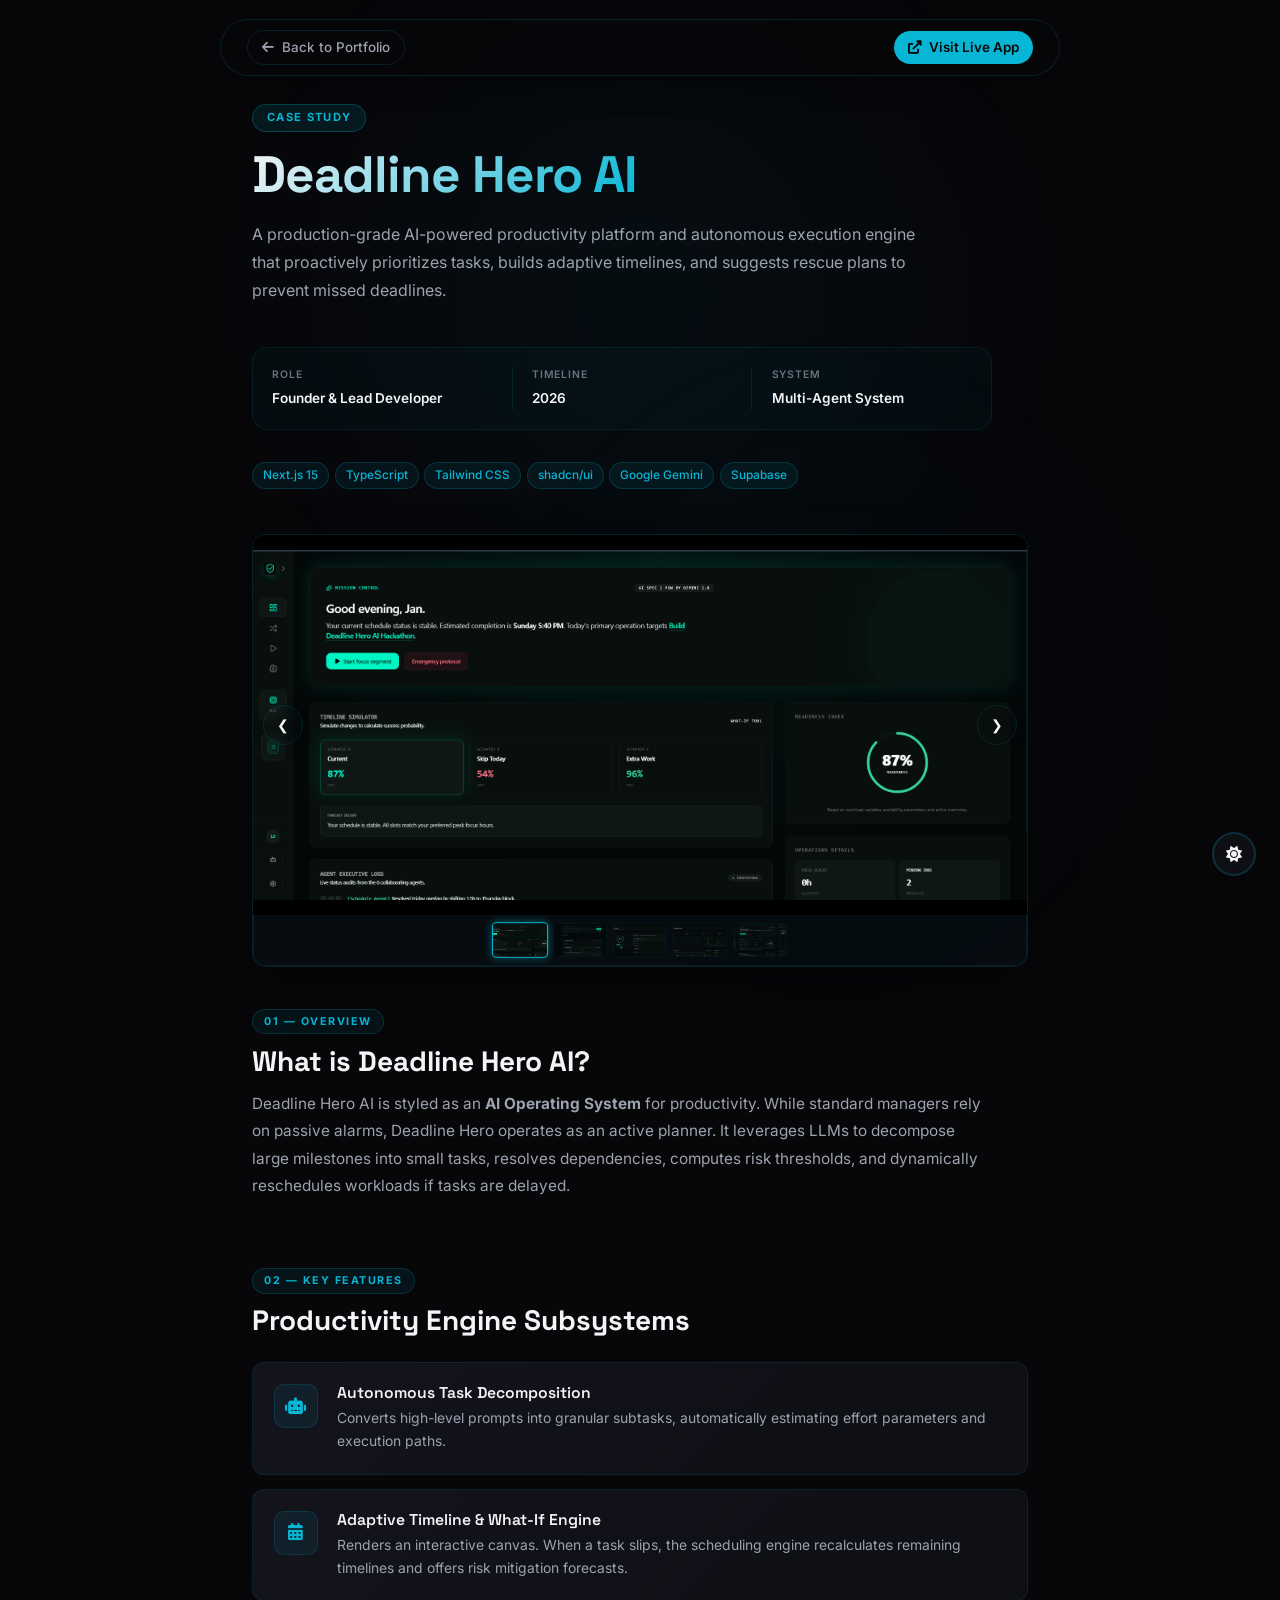
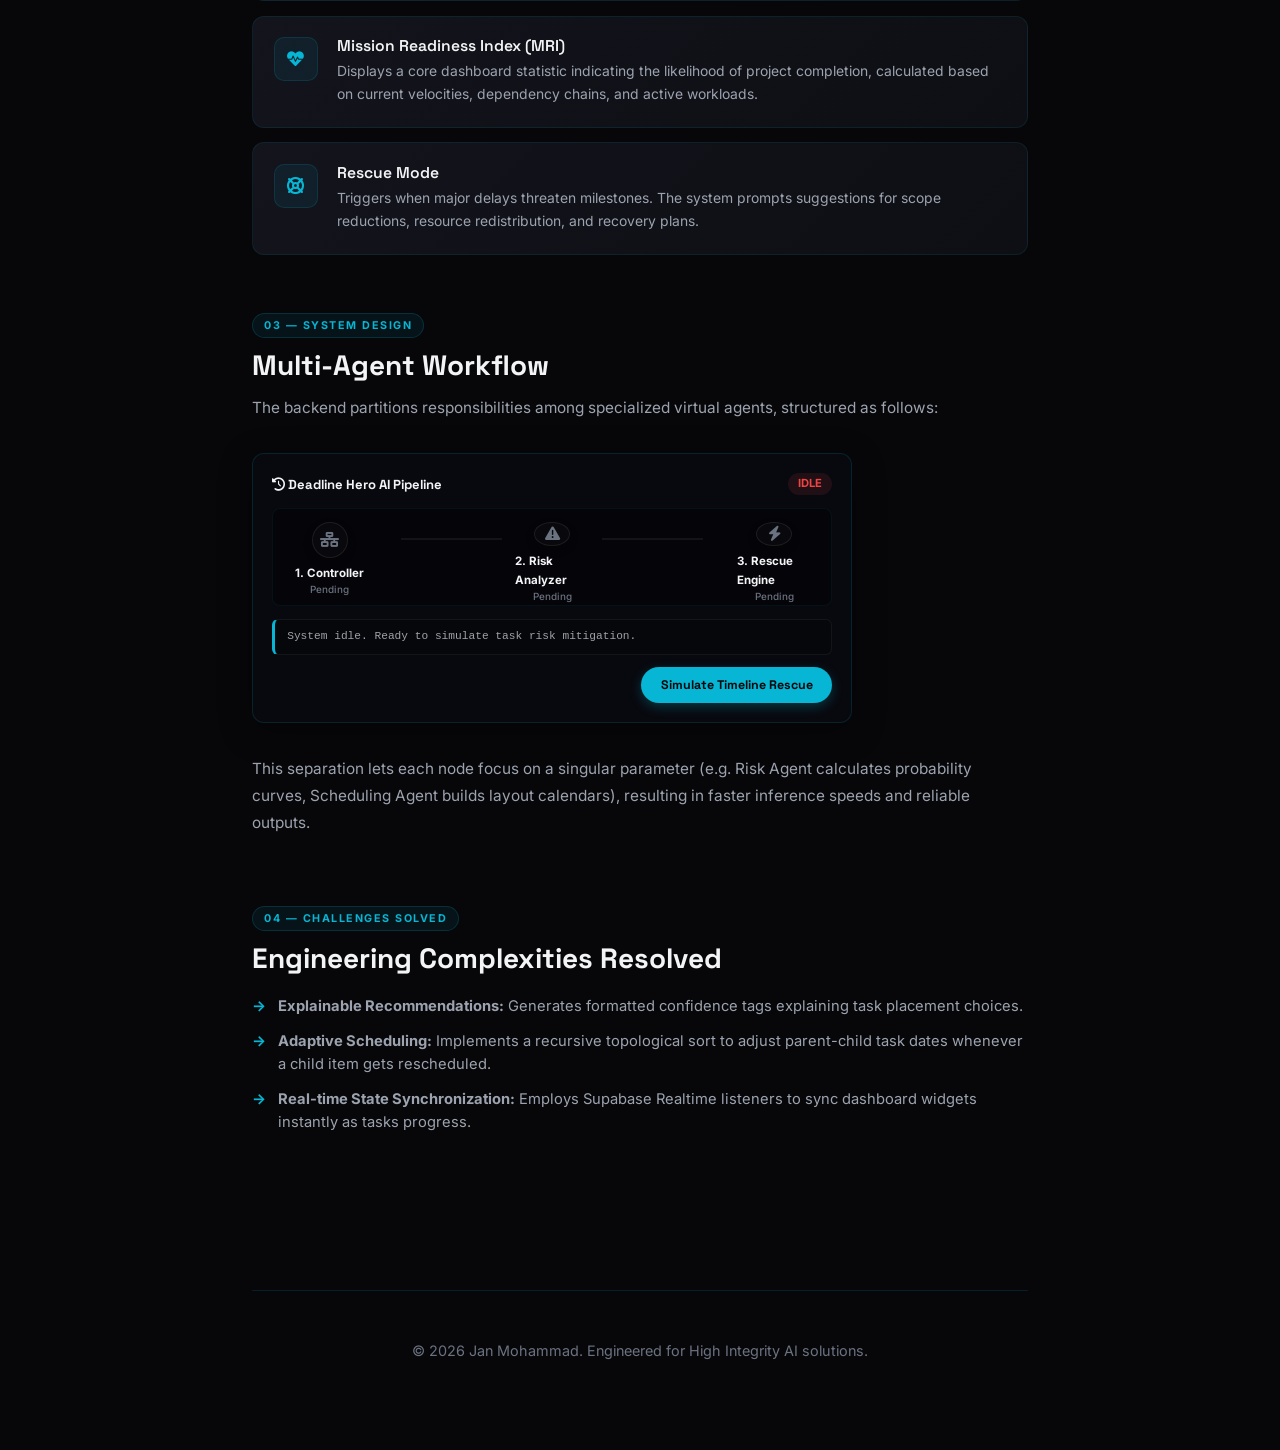
<file: projects/deadline-hero.html>
<!DOCTYPE html>
<html lang="en" data-theme="dark">
<head>
  <meta charset="UTF-8">
  <meta name="viewport" content="width=device-width, initial-scale=1.0">
  <meta name="description" content="Deadline Hero AI — Case Study by Jan Mohammad. An autonomous deadline execution system.">
  <meta property="og:title" content="Deadline Hero AI — Case Study | Jan Mohammad">
  <meta property="og:description" content="Proactive AI operating system for task execution, dynamic rescheduling, and rescue planning.">
  <meta property="og:image" content="../Image/deadline_hero.png">
  <link rel="icon" href="../Image/loo1.png" type="image/x-icon">
  <link href="https://fonts.googleapis.com/css2?family=Poppins:wght@300;400;500;600;700&display=swap" rel="stylesheet">
  <link rel="stylesheet" href="https://cdnjs.cloudflare.com/ajax/libs/font-awesome/6.0.0/css/all.min.css">
  <link rel="stylesheet" href="../styles.css">
  <link rel="stylesheet" href="case-study.css">
  <script>
    (function() {
      const saved = localStorage.getItem('theme') || 'dark';
      document.documentElement.setAttribute('data-theme', saved);
      const savedAccent = localStorage.getItem('theme-accent') || 'teal';
      const themes = {
        teal: { accent: '#06b6d4', rgb: '6, 182, 212', glow: 'rgba(6, 182, 212, 0.15)', secondary: '#10b981' },
        purple: { accent: '#8b5cf6', rgb: '139, 92, 246', glow: 'rgba(139, 92, 246, 0.15)', secondary: '#ec4899' },
        gold: { accent: '#f59e0b', rgb: '245, 158, 11', glow: 'rgba(245, 158, 11, 0.15)', secondary: '#10b981' },
        ruby: { accent: '#ef4444', rgb: '239, 68, 68', glow: 'rgba(239, 68, 68, 0.15)', secondary: '#f59e0b' }
      };
      if (themes[savedAccent]) {
        const theme = themes[savedAccent];
        document.documentElement.style.setProperty('--accent-color', theme.accent);
        document.documentElement.style.setProperty('--accent-color-rgb', theme.rgb); document.documentElement.style.setProperty('--accent-glow', theme.glow);
        document.documentElement.style.setProperty('--secondary-color', theme.secondary);
      }
    })();
  </script>
  <title>Deadline Hero AI — Case Study | Jan Mohammad</title>
</head>
<body>

  <!-- Back nav -->
  <div class="cs-back-nav">
    <a href="../index.html" class="cs-back-btn"><i class="fas fa-arrow-left"></i> Back to Portfolio</a>
    <a href="#" class="cs-live-btn"><i class="fas fa-external-link-alt"></i> Visit Live App</a>
  </div>

  <main class="cs-main">

    <!-- Hero -->
    <div class="cs-hero">
      <div class="cs-hero-badge">Case Study</div>
      <h1 class="cs-title">Deadline Hero AI</h1>
      <p class="cs-subtitle">A production-grade AI-powered productivity platform and autonomous execution engine that proactively prioritizes tasks, builds adaptive timelines, and suggests rescue plans to prevent missed deadlines.</p>

            <div class="cs-meta-board">
        <div class="cs-meta-card">
          <span class="cs-meta-label">Role</span>
          <span class="cs-meta-value">Founder & Lead Developer</span>
        </div>
        <div class="cs-meta-card">
          <span class="cs-meta-label">Timeline</span>
          <span class="cs-meta-value">2026</span>
        </div>
        <div class="cs-meta-card">
          <span class="cs-meta-label">System</span>
          <span class="cs-meta-value">Multi-Agent System</span>
        </div>
      </div>

      <div class="cs-tech-pills">
        <span>Next.js 15</span><span>TypeScript</span><span>Tailwind CSS</span>
        <span>shadcn/ui</span><span>Google Gemini</span><span>Supabase</span>
      </div>
    </div>

    <!-- Project image slider -->
    <div class="cs-image-block">
      <div class="event-image-carousel project-image-carousel">
        <div class="carousel-container">
          <img src="../Image/deadline_hero.png" alt="deadline-hero view 1" class="active">
          <img src="../Image/deadline_hero2.png" alt="deadline-hero view 2">
          <img src="../Image/deadline_hero3.png" alt="deadline-hero view 3">
          <img src="../Image/deadline_hero4.png" alt="deadline-hero view 4">
          <img src="../Image/deadline_hero5.png" alt="deadline-hero view 5">
        </div>
        <button type="button" class="carousel-btn prev" aria-label="Previous image">❮</button>
        <button type="button" class="carousel-btn next" aria-label="Next image">❯</button>
        <div class="carousel-dots"></div>
      </div>
    </div>

    <!-- Overview -->
    <section class="cs-section">
      <div class="cs-section-label">01 — Overview</div>
      <h2>What is Deadline Hero AI?</h2>
      <p>Deadline Hero AI is styled as an <strong>AI Operating System</strong> for productivity. While standard managers rely on passive alarms, Deadline Hero operates as an active planner. It leverages LLMs to decompose large milestones into small tasks, resolves dependencies, computes risk thresholds, and dynamically reschedules workloads if tasks are delayed.</p>
    </section>

    <!-- Key Features -->
    <section class="cs-section">
      <div class="cs-section-label">02 — Key Features</div>
      <h2>Productivity Engine Subsystems</h2>

      <div class="cs-feature-list">
        <div class="cs-feature">
          <div class="cs-feature-icon"><i class="fas fa-robot"></i></div>
          <div>
            <h4>Autonomous Task Decomposition</h4>
            <p>Converts high-level prompts into granular subtasks, automatically estimating effort parameters and execution paths.</p>
          </div>
        </div>
        <div class="cs-feature">
          <div class="cs-feature-icon"><i class="fas fa-calendar-alt"></i></div>
          <div>
            <h4>Adaptive Timeline & What-If Engine</h4>
            <p>Renders an interactive canvas. When a task slips, the scheduling engine recalculates remaining timelines and offers risk mitigation forecasts.</p>
          </div>
        </div>
        <div class="cs-feature">
          <div class="cs-feature-icon"><i class="fas fa-heartbeat"></i></div>
          <div>
            <h4>Mission Readiness Index (MRI)</h4>
            <p>Displays a core dashboard statistic indicating the likelihood of project completion, calculated based on current velocities, dependency chains, and active workloads.</p>
          </div>
        </div>
        <div class="cs-feature">
          <div class="cs-feature-icon"><i class="fas fa-life-ring"></i></div>
          <div>
            <h4>Rescue Mode</h4>
            <p>Triggers when major delays threaten milestones. The system prompts suggestions for scope reductions, resource redistribution, and recovery plans.</p>
          </div>
        </div>
      </div>
    </section>

    <!-- Architecture Diagram -->
    <section class="cs-section">
      <div class="cs-section-label">03 — System Design</div>
      <h2>Multi-Agent Workflow</h2>
      <p>The backend partitions responsibilities among specialized virtual agents, structured as follows:</p>

      <!-- Interactive Deadline Hero Agent Simulator -->
      <div class="langgraph-orchestrator" style="max-width: 600px; margin: 2rem 0;" role="region" aria-label="Deadline Hero AI Pipeline Simulator">
        <div class="vis-header">
          <span class="vis-title"><i class="fas fa-history"></i> Deadline Hero AI Pipeline</span>
          <span class="vis-status-tag" id="deadlineHeroStatus">Idle</span>
        </div>
        <div class="orchestrator-sandbox">
          <div class="agent-nodes">
            <div class="agent-node" id="stepController">
              <i class="fas fa-network-wired"></i>
              <span class="agent-name">1. Controller</span>
              <span class="agent-status">Pending</span>
            </div>
            <div class="agent-node" id="stepRisk">
              <i class="fas fa-exclamation-triangle"></i>
              <span class="agent-name">2. Risk Analyzer</span>
              <span class="agent-status">Pending</span>
            </div>
            <div class="agent-node" id="stepRescue">
              <i class="fas fa-bolt"></i>
              <span class="agent-name">3. Rescue Engine</span>
              <span class="agent-status">Pending</span>
            </div>
          </div>
          <div class="orchestrator-flows">
            <div class="flow-arrow flow-1" id="deadlineFlow1"></div>
            <div class="flow-arrow flow-2" id="deadlineFlow2"></div>
          </div>
        </div>
        <div class="vis-log" id="deadlineHeroLog">System idle. Ready to simulate task risk mitigation.</div>
        <button type="button" class="btn-optimize-vis" id="btnRunDeadlineHero" data-tooltip="Simulate Task Rescue Flow">Simulate Timeline Rescue</button>
      </div>
      <p>This separation lets each node focus on a singular parameter (e.g. Risk Agent calculates probability curves, Scheduling Agent builds layout calendars), resulting in faster inference speeds and reliable outputs.</p>
    </section>

    <!-- Engineering Challenges -->
    <section class="cs-section">
      <div class="cs-section-label">04 — Challenges Solved</div>
      <h2>Engineering Complexities Resolved</h2>
      <ul>
        <li><strong>Explainable Recommendations:</strong> Generates formatted confidence tags explaining task placement choices.</li>
        <li><strong>Adaptive Scheduling:</strong> Implements a recursive topological sort to adjust parent-child task dates whenever a child item gets rescheduled.</li>
        <li><strong>Real-time State Synchronization:</strong> Employs Supabase Realtime listeners to sync dashboard widgets instantly as tasks progress.</li>
      </ul>
    </section>

    <!-- CTA / Footer -->

      <footer class="cs-footer">
      <p>&copy; 2026 Jan Mohammad. Engineered for High Integrity AI solutions.</p>
    </footer>
  </main>

  <script src="case-study.js"></script>
</body>
</html>
</file>
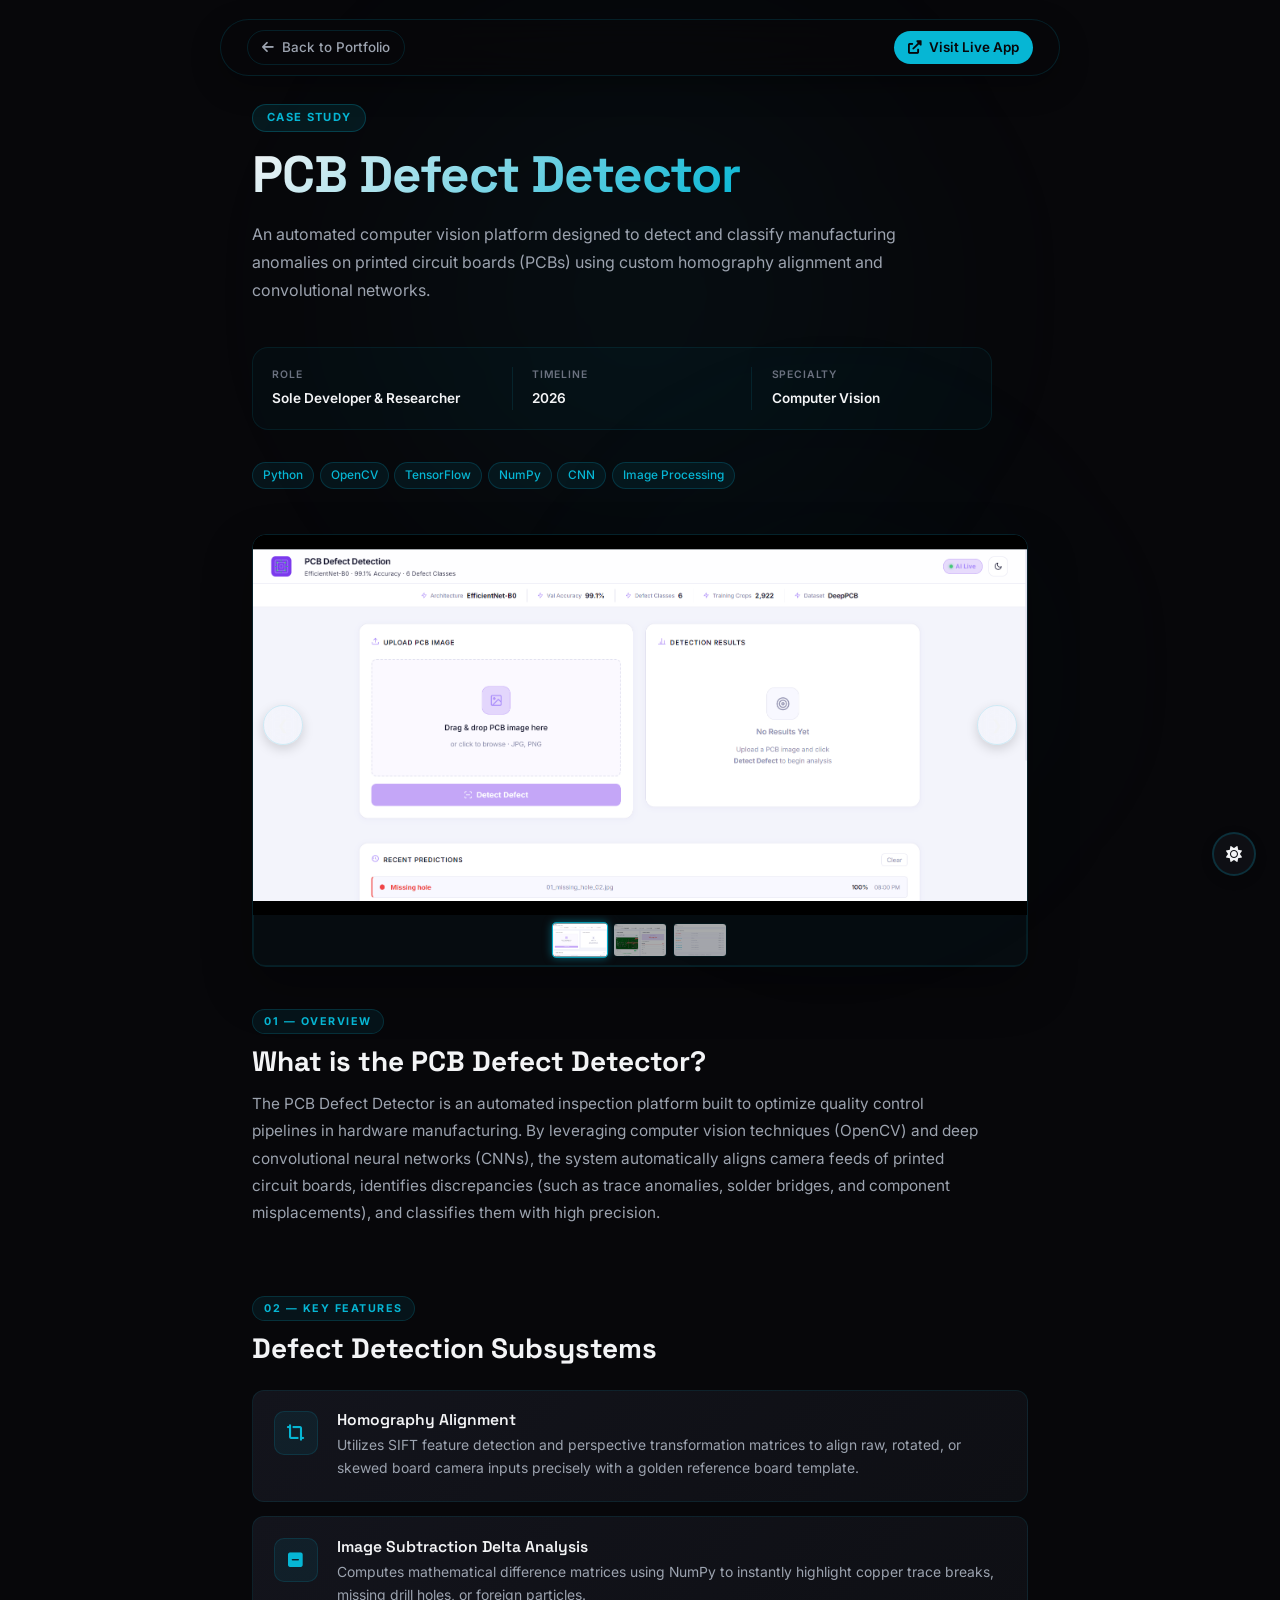
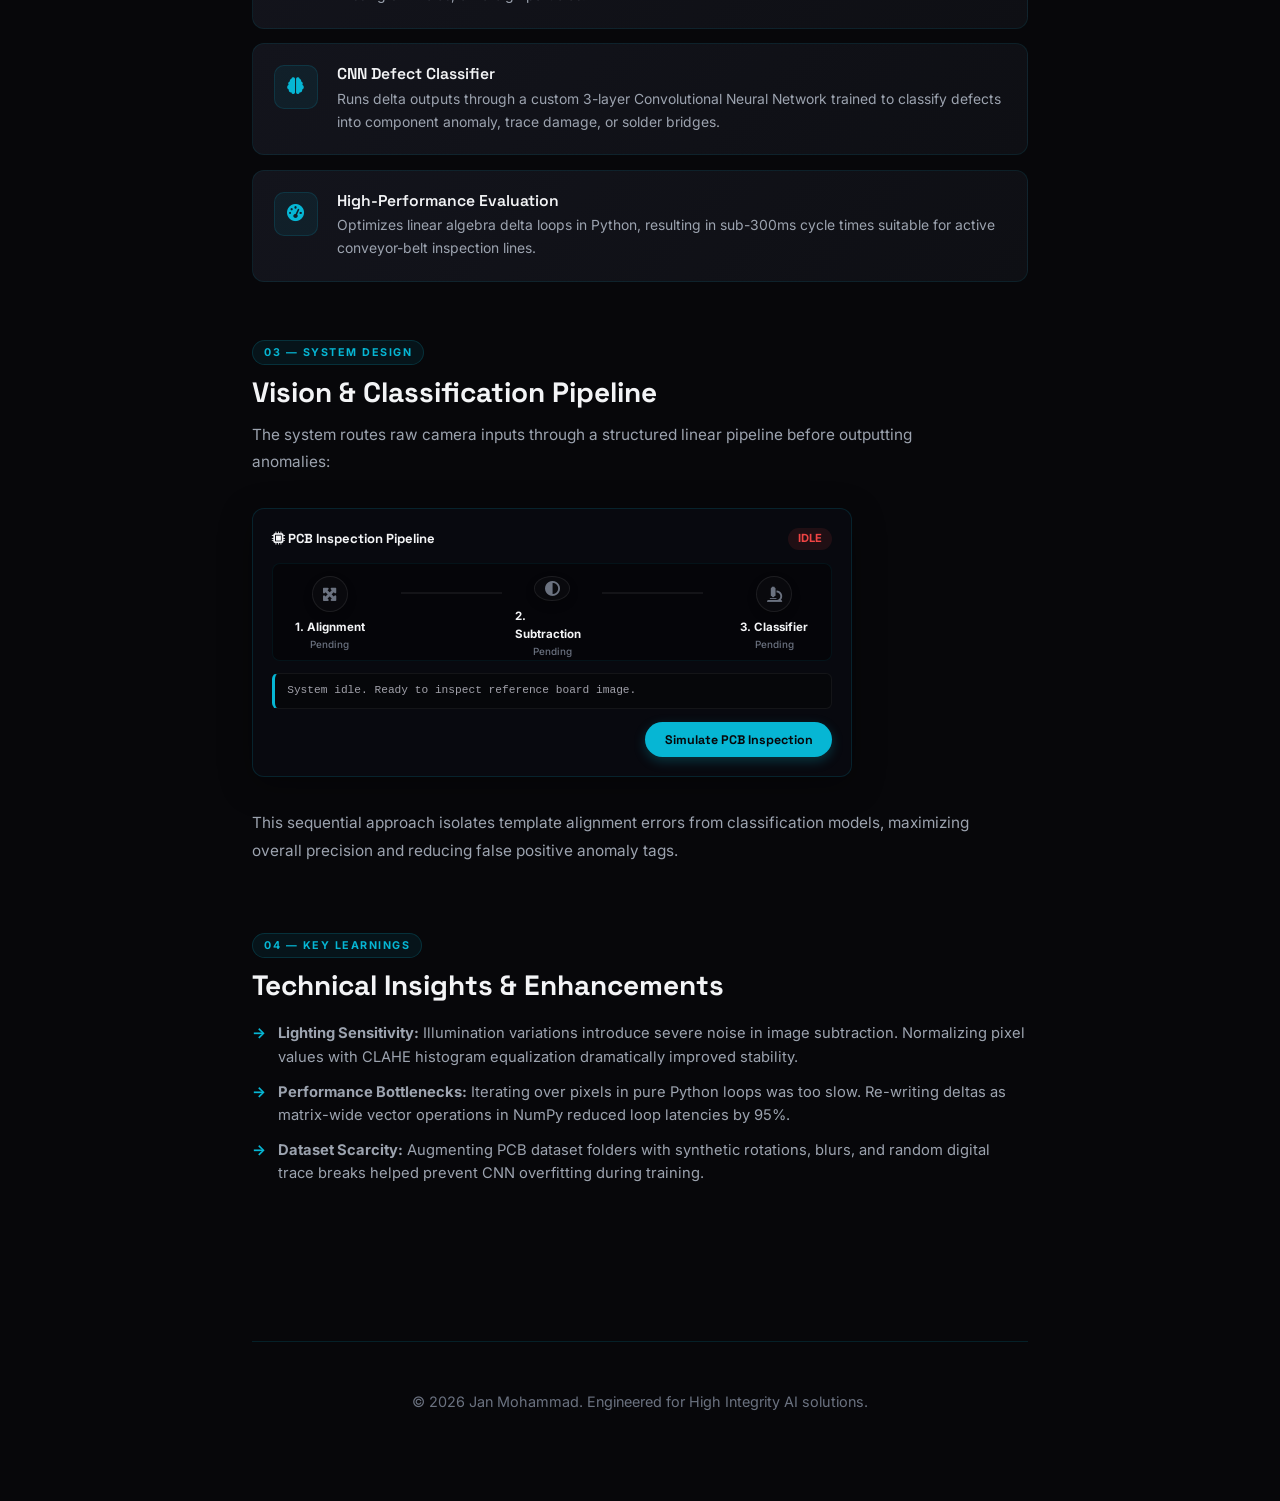
<file: projects/pcb-defect.html>
<!DOCTYPE html>
<html lang="en" data-theme="dark">
<head>
  <meta charset="UTF-8">
  <meta name="viewport" content="width=device-width, initial-scale=1.0">
  <meta name="description" content="PCB Defect Detector — Case Study by Jan Mohammad. An automated computer vision anomaly inspection system.">
  <meta property="og:title" content="PCB Defect Detector — Case Study | Jan Mohammad">
  <meta property="og:description" content="Automated printed circuit board defect inspector featuring OpenCV homography and custom CNN classifiers.">
  <meta property="og:image" content="../Image/pcb.png">
  <link rel="icon" href="../Image/loo1.png" type="image/x-icon">
  <link href="https://fonts.googleapis.com/css2?family=Poppins:wght@300;400;500;600;700&display=swap" rel="stylesheet">
  <link rel="stylesheet" href="https://cdnjs.cloudflare.com/ajax/libs/font-awesome/6.0.0/css/all.min.css">
  <link rel="stylesheet" href="../styles.css">
  <link rel="stylesheet" href="case-study.css">
  <script>
    (function() {
      const saved = localStorage.getItem('theme') || 'dark';
      document.documentElement.setAttribute('data-theme', saved);
      const savedAccent = localStorage.getItem('theme-accent') || 'teal';
      const themes = {
        teal: { accent: '#06b6d4', rgb: '6, 182, 212', glow: 'rgba(6, 182, 212, 0.15)', secondary: '#10b981' },
        purple: { accent: '#8b5cf6', rgb: '139, 92, 246', glow: 'rgba(139, 92, 246, 0.15)', secondary: '#ec4899' },
        gold: { accent: '#f59e0b', rgb: '245, 158, 11', glow: 'rgba(245, 158, 11, 0.15)', secondary: '#10b981' },
        ruby: { accent: '#ef4444', rgb: '239, 68, 68', glow: 'rgba(239, 68, 68, 0.15)', secondary: '#f59e0b' }
      };
      if (themes[savedAccent]) {
        const theme = themes[savedAccent];
        document.documentElement.style.setProperty('--accent-color', theme.accent);
        document.documentElement.style.setProperty('--accent-color-rgb', theme.rgb); document.documentElement.style.setProperty('--accent-glow', theme.glow);
        document.documentElement.style.setProperty('--secondary-color', theme.secondary);
      }
    })();
  </script>
  <title>PCB Defect Detector — Case Study | Jan Mohammad</title>
</head>
<body>

  <!-- Back nav -->
  <div class="cs-back-nav">
    <a href="../index.html" class="cs-back-btn"><i class="fas fa-arrow-left"></i> Back to Portfolio</a>
    <a href="https://pcb-defect.vercel.app/" target="_blank" class="cs-live-btn"><i class="fas fa-external-link-alt"></i> Visit Live App</a>
  </div>

  <main class="cs-main">

    <!-- Hero -->
    <div class="cs-hero">
      <div class="cs-hero-badge">Case Study</div>
      <h1 class="cs-title">PCB Defect Detector</h1>
      <p class="cs-subtitle">An automated computer vision platform designed to detect and classify manufacturing anomalies on printed circuit boards (PCBs) using custom homography alignment and convolutional networks.</p>

            <div class="cs-meta-board">
        <div class="cs-meta-card">
          <span class="cs-meta-label">Role</span>
          <span class="cs-meta-value">Sole Developer & Researcher</span>
        </div>
        <div class="cs-meta-card">
          <span class="cs-meta-label">Timeline</span>
          <span class="cs-meta-value">2026</span>
        </div>
        <div class="cs-meta-card">
          <span class="cs-meta-label">Specialty</span>
          <span class="cs-meta-value">Computer Vision</span>
        </div>
      </div>

      <div class="cs-tech-pills">
        <span>Python</span><span>OpenCV</span><span>TensorFlow</span>
        <span>NumPy</span><span>CNN</span><span>Image Processing</span>
      </div>
    </div>

    <!-- Project image slider -->
    <div class="cs-image-block">
      <div class="event-image-carousel project-image-carousel">
        <div class="carousel-container">
          <img src="../Image/pcb.png" alt="pcb view 1" class="active">
          <img src="../Image/pcb2.png" alt="pcb view 2">
          <img src="../Image/pcb3.png" alt="pcb view 3">
        </div>
        <button type="button" class="carousel-btn prev" aria-label="Previous image">❮</button>
        <button type="button" class="carousel-btn next" aria-label="Next image">❯</button>
        <div class="carousel-dots"></div>
      </div>
    </div>

    <!-- Overview -->
    <section class="cs-section">
      <div class="cs-section-label">01 — Overview</div>
      <h2>What is the PCB Defect Detector?</h2>
      <p>The PCB Defect Detector is an automated inspection platform built to optimize quality control pipelines in hardware manufacturing. By leveraging computer vision techniques (OpenCV) and deep convolutional neural networks (CNNs), the system automatically aligns camera feeds of printed circuit boards, identifies discrepancies (such as trace anomalies, solder bridges, and component misplacements), and classifies them with high precision.</p>
    </section>

    <!-- Key Features -->
    <section class="cs-section">
      <div class="cs-section-label">02 — Key Features</div>
      <h2>Defect Detection Subsystems</h2>

      <div class="cs-feature-list">
        <div class="cs-feature">
          <div class="cs-feature-icon"><i class="fas fa-crop-alt"></i></div>
          <div>
            <h4>Homography Alignment</h4>
            <p>Utilizes SIFT feature detection and perspective transformation matrices to align raw, rotated, or skewed board camera inputs precisely with a golden reference board template.</p>
          </div>
        </div>
        <div class="cs-feature">
          <div class="cs-feature-icon"><i class="fas fa-minus-square"></i></div>
          <div>
            <h4>Image Subtraction Delta Analysis</h4>
            <p>Computes mathematical difference matrices using NumPy to instantly highlight copper trace breaks, missing drill holes, or foreign particles.</p>
          </div>
        </div>
        <div class="cs-feature">
          <div class="cs-feature-icon"><i class="fas fa-brain"></i></div>
          <div>
            <h4>CNN Defect Classifier</h4>
            <p>Runs delta outputs through a custom 3-layer Convolutional Neural Network trained to classify defects into component anomaly, trace damage, or solder bridges.</p>
          </div>
        </div>
        <div class="cs-feature">
          <div class="cs-feature-icon"><i class="fas fa-tachometer-alt"></i></div>
          <div>
            <h4>High-Performance Evaluation</h4>
            <p>Optimizes linear algebra delta loops in Python, resulting in sub-300ms cycle times suitable for active conveyor-belt inspection lines.</p>
          </div>
        </div>
      </div>
    </section>

    <!-- Architecture Diagram -->
    <section class="cs-section">
      <div class="cs-section-label">03 — System Design</div>
      <h2>Vision & Classification Pipeline</h2>
      <p>The system routes raw camera inputs through a structured linear pipeline before outputting anomalies:</p>

      <!-- Interactive PCB Defect Pipeline -->
      <div class="langgraph-orchestrator" style="max-width: 600px; margin: 2rem 0;" role="region" aria-label="PCB Defect Ingestion & Classification Pipeline Simulator">
        <div class="vis-header">
          <span class="vis-title"><i class="fas fa-microchip"></i> PCB Inspection Pipeline</span>
          <span class="vis-status-tag" id="pcbPipelineStatus">Idle</span>
        </div>
        <div class="orchestrator-sandbox">
          <div class="agent-nodes">
            <div class="agent-node" id="stepAlignment">
              <i class="fas fa-expand-arrows-alt"></i>
              <span class="agent-name">1. Alignment</span>
              <span class="agent-status">Pending</span>
            </div>
            <div class="agent-node" id="stepSubtract">
              <i class="fas fa-adjust"></i>
              <span class="agent-name">2. Subtraction</span>
              <span class="agent-status">Pending</span>
            </div>
            <div class="agent-node" id="stepClassifier">
              <i class="fas fa-microscope"></i>
              <span class="agent-name">3. Classifier</span>
              <span class="agent-status">Pending</span>
            </div>
          </div>
          <div class="orchestrator-flows">
            <div class="flow-arrow flow-1" id="pcbFlow1"></div>
            <div class="flow-arrow flow-2" id="pcbFlow2"></div>
          </div>
        </div>
        <div class="vis-log" id="pcbPipelineLog">System idle. Ready to inspect reference board image.</div>
        <button type="button" class="btn-optimize-vis" id="btnRunPcbPipeline" data-tooltip="Simulate PCB Anomaly Check">Simulate PCB Inspection</button>
      </div>
      <p>This sequential approach isolates template alignment errors from classification models, maximizing overall precision and reducing false positive anomaly tags.</p>
    </section>

    <!-- Engineering Learnings -->
    <section class="cs-section">
      <div class="cs-section-label">04 — Key Learnings</div>
      <h2>Technical Insights & Enhancements</h2>
      <ul>
        <li><strong>Lighting Sensitivity:</strong> Illumination variations introduce severe noise in image subtraction. Normalizing pixel values with CLAHE histogram equalization dramatically improved stability.</li>
        <li><strong>Performance Bottlenecks:</strong> Iterating over pixels in pure Python loops was too slow. Re-writing deltas as matrix-wide vector operations in NumPy reduced loop latencies by 95%.</li>
        <li><strong>Dataset Scarcity:</strong> Augmenting PCB dataset folders with synthetic rotations, blurs, and random digital trace breaks helped prevent CNN overfitting during training.</li>
      </ul>
    </section>

    <!-- CTA / Footer -->

      <footer class="cs-footer">
      <p>&copy; 2026 Jan Mohammad. Engineered for High Integrity AI solutions.</p>
    </footer>
  </main>

  <script src="case-study.js"></script>
</body>
</html>
</file>
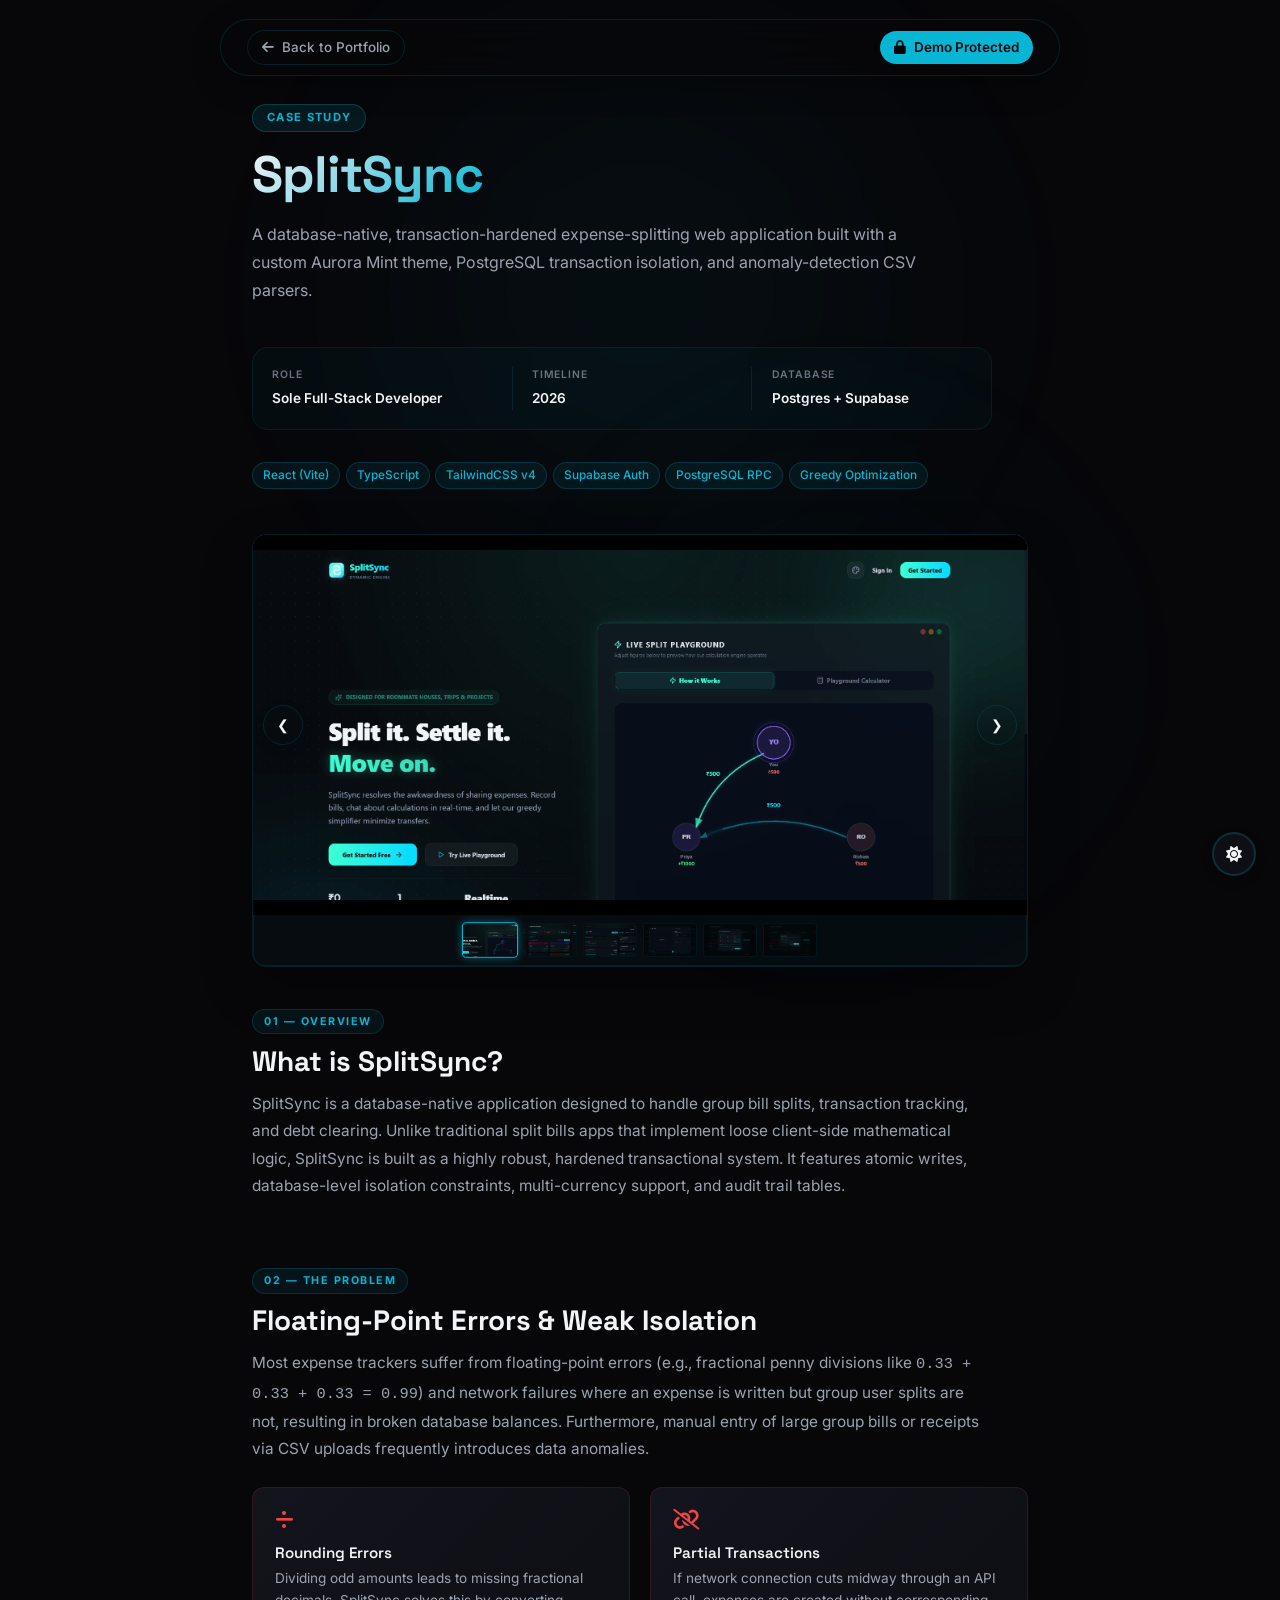
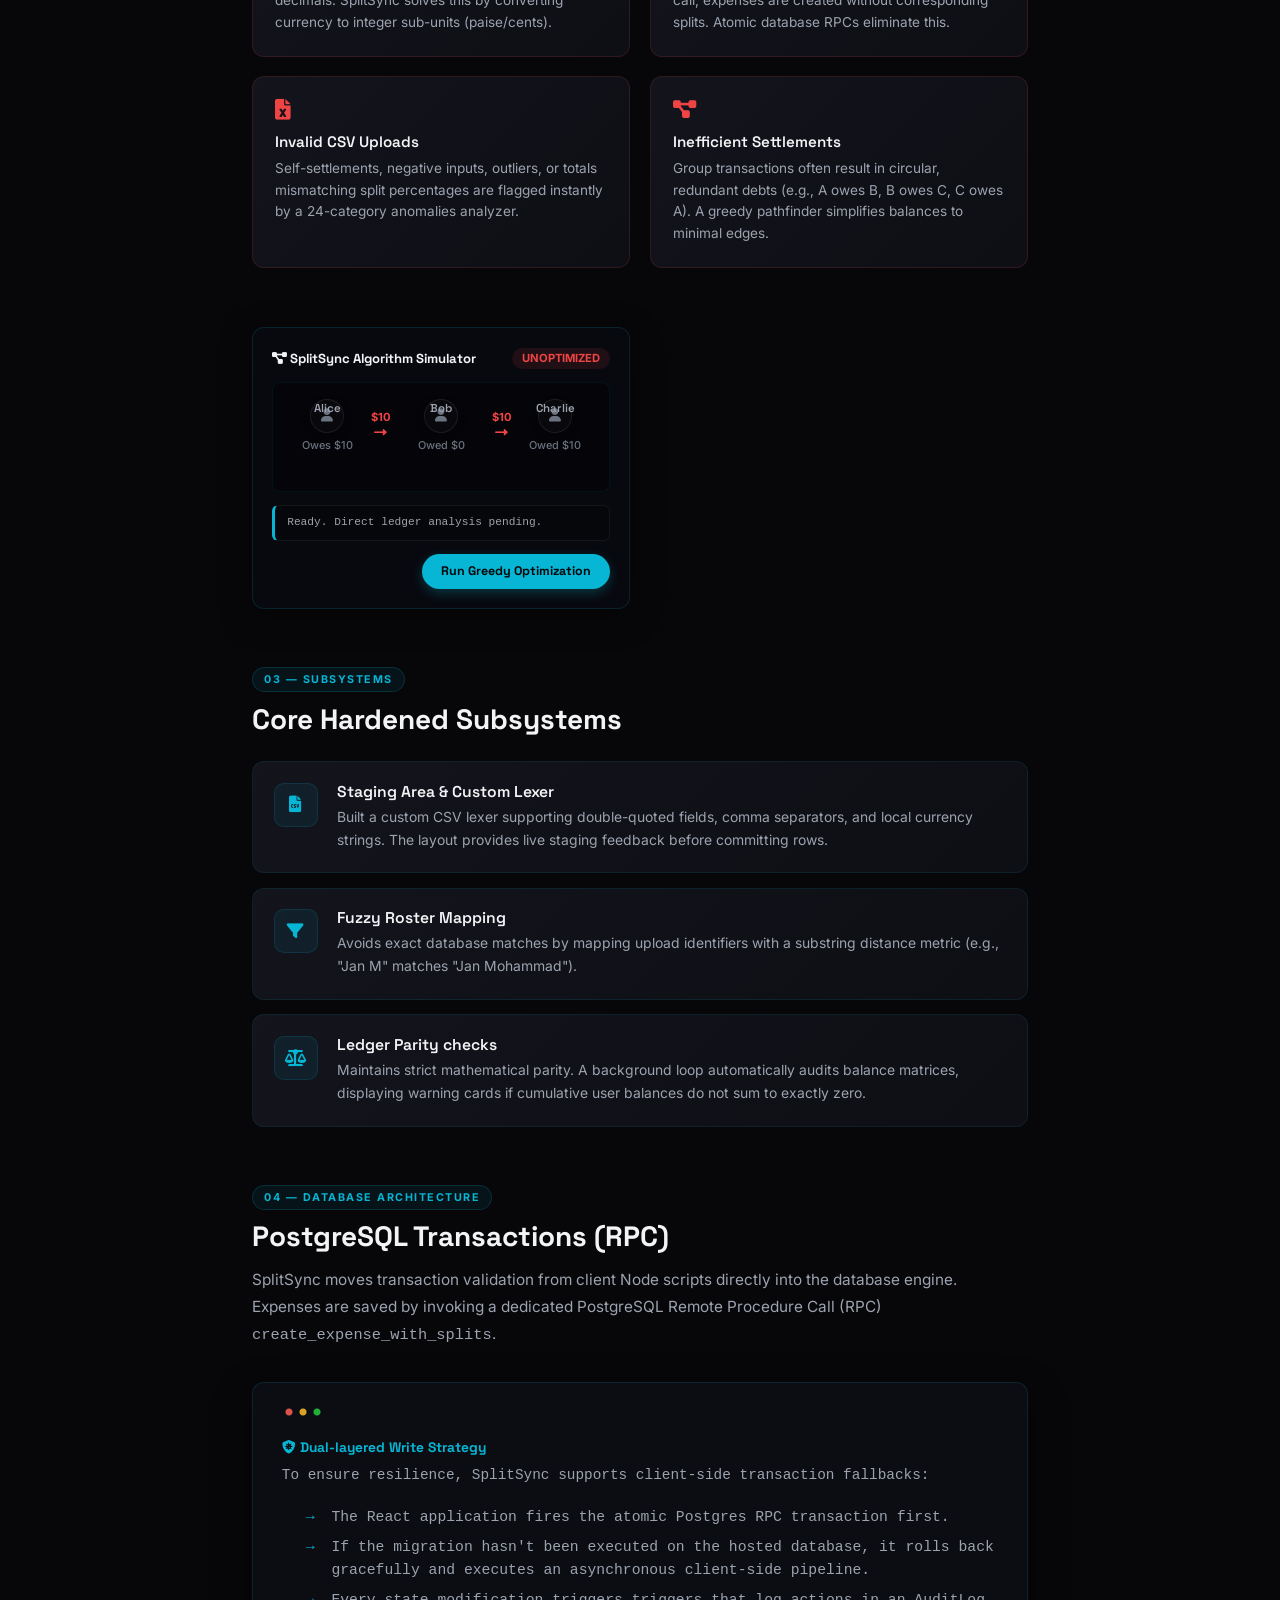
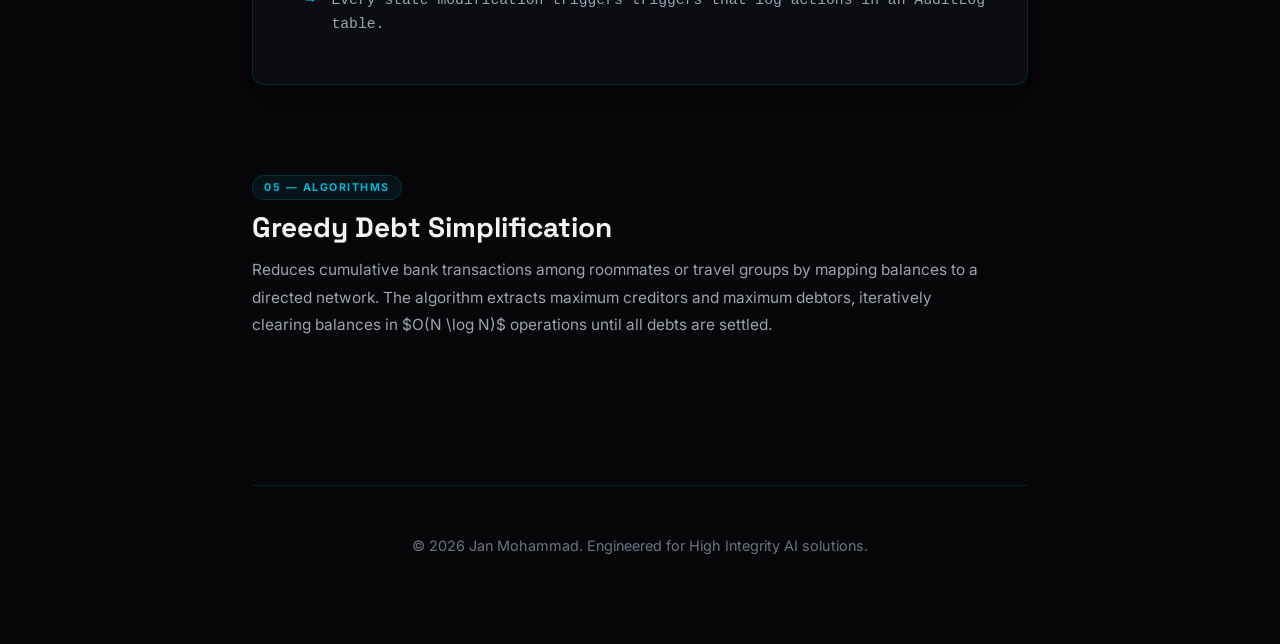
<file: projects/splitsync.html>
<!DOCTYPE html>
<html lang="en" data-theme="dark">
<head>
  <meta charset="UTF-8">
  <meta name="viewport" content="width=device-width, initial-scale=1.0">
  <meta name="description" content="SplitSync — Case Study by Jan Mohammad. A database-native, transaction-safe expense splitting application.">
  <meta property="og:title" content="SplitSync — Case Study | Jan Mohammad">
  <meta property="og:description" content="Hardened expense-splitting web application featuring Postgres transaction safety.">
  <meta property="og:image" content="../Image/splitsync.png">
  <link rel="icon" href="../Image/loo1.png" type="image/x-icon">
  <link href="https://fonts.googleapis.com/css2?family=Poppins:wght@300;400;500;600;700&display=swap" rel="stylesheet">
  <link rel="stylesheet" href="https://cdnjs.cloudflare.com/ajax/libs/font-awesome/6.0.0/css/all.min.css">
  <link rel="stylesheet" href="../styles.css">
  <link rel="stylesheet" href="case-study.css">
  <script>
    (function() {
      const saved = localStorage.getItem('theme') || 'dark';
      document.documentElement.setAttribute('data-theme', saved);
      const savedAccent = localStorage.getItem('theme-accent') || 'teal';
      const themes = {
        teal: { accent: '#06b6d4', rgb: '6, 182, 212', glow: 'rgba(6, 182, 212, 0.15)', secondary: '#10b981' },
        purple: { accent: '#8b5cf6', rgb: '139, 92, 246', glow: 'rgba(139, 92, 246, 0.15)', secondary: '#ec4899' },
        gold: { accent: '#f59e0b', rgb: '245, 158, 11', glow: 'rgba(245, 158, 11, 0.15)', secondary: '#10b981' },
        ruby: { accent: '#ef4444', rgb: '239, 68, 68', glow: 'rgba(239, 68, 68, 0.15)', secondary: '#f59e0b' }
      };
      if (themes[savedAccent]) {
        const theme = themes[savedAccent];
        document.documentElement.style.setProperty('--accent-color', theme.accent);
        document.documentElement.style.setProperty('--accent-color-rgb', theme.rgb); document.documentElement.style.setProperty('--accent-glow', theme.glow);
        document.documentElement.style.setProperty('--secondary-color', theme.secondary);
      }
    })();
  </script>
  <title>SplitSync — Case Study | Jan Mohammad</title>
</head>
<body>

  <!-- Back nav -->
  <div class="cs-back-nav">
    <a href="../index.html" class="cs-back-btn"><i class="fas fa-arrow-left"></i> Back to Portfolio</a>
    <a href="#" class="cs-live-btn"><i class="fas fa-lock"></i> Demo Protected</a>
  </div>

  <main class="cs-main">

    <!-- Hero -->
    <div class="cs-hero">
      <div class="cs-hero-badge">Case Study</div>
      <h1 class="cs-title">SplitSync</h1>
      <p class="cs-subtitle">A database-native, transaction-hardened expense-splitting web application built with a custom Aurora Mint theme, PostgreSQL transaction isolation, and anomaly-detection CSV parsers.</p>

            <div class="cs-meta-board">
        <div class="cs-meta-card">
          <span class="cs-meta-label">Role</span>
          <span class="cs-meta-value">Sole Full-Stack Developer</span>
        </div>
        <div class="cs-meta-card">
          <span class="cs-meta-label">Timeline</span>
          <span class="cs-meta-value">2026</span>
        </div>
        <div class="cs-meta-card">
          <span class="cs-meta-label">Database</span>
          <span class="cs-meta-value">Postgres + Supabase</span>
        </div>
      </div>

      <div class="cs-tech-pills">
        <span>React (Vite)</span><span>TypeScript</span><span>TailwindCSS v4</span>
        <span>Supabase Auth</span><span>PostgreSQL RPC</span><span>Greedy Optimization</span>
      </div>
    </div>

    <!-- Project image slider -->
    <div class="cs-image-block">
      <div class="event-image-carousel project-image-carousel">
        <div class="carousel-container">
          <img src="../Image/splitsync.png" alt="splitsync view 1" class="active">
          <img src="../Image/splitsync2.png" alt="splitsync view 2">
          <img src="../Image/splitsync3.png" alt="splitsync view 3">
          <img src="../Image/splitsync4.png" alt="splitsync view 4">
          <img src="../Image/splitsync5.png" alt="splitsync view 5">
          <img src="../Image/splitsync6.png" alt="splitsync view 6">
        </div>
        <button type="button" class="carousel-btn prev" aria-label="Previous image">❮</button>
        <button type="button" class="carousel-btn next" aria-label="Next image">❯</button>
        <div class="carousel-dots"></div>
      </div>
    </div>

    <!-- Overview -->
    <section class="cs-section">
      <div class="cs-section-label">01 — Overview</div>
      <h2>What is SplitSync?</h2>
      <p>SplitSync is a database-native application designed to handle group bill splits, transaction tracking, and debt clearing. Unlike traditional split bills apps that implement loose client-side mathematical logic, SplitSync is built as a highly robust, hardened transactional system. It features atomic writes, database-level isolation constraints, multi-currency support, and audit trail tables.</p>
    </section>

    <!-- The Problem -->
    <section class="cs-section">
      <div class="cs-section-label">02 — The Problem</div>
      <h2>Floating-Point Errors & Weak Isolation</h2>
      <p>Most expense trackers suffer from floating-point errors (e.g., fractional penny divisions like <code>0.33 + 0.33 + 0.33 = 0.99</code>) and network failures where an expense is written but group user splits are not, resulting in broken database balances. Furthermore, manual entry of large group bills or receipts via CSV uploads frequently introduces data anomalies.</p>

      <div class="cs-problem-grid">
        <div class="cs-problem-card">
          <i class="fas fa-divide"></i>
          <h4>Rounding Errors</h4>
          <p>Dividing odd amounts leads to missing fractional decimals. SplitSync solves this by converting currency to integer sub-units (paise/cents).</p>
        </div>
        <div class="cs-problem-card">
          <i class="fas fa-link-slash"></i>
          <h4>Partial Transactions</h4>
          <p>If network connection cuts midway through an API call, expenses are created without corresponding splits. Atomic database RPCs eliminate this.</p>
        </div>
        <div class="cs-problem-card">
          <i class="fas fa-file-excel"></i>
          <h4>Invalid CSV Uploads</h4>
          <p>Self-settlements, negative inputs, outliers, or totals mismatching split percentages are flagged instantly by a 24-category anomalies analyzer.</p>
        </div>
        <div class="cs-problem-card">
          <i class="fas fa-project-diagram"></i>
          <h4>Inefficient Settlements</h4>
          <p>Group transactions often result in circular, redundant debts (e.g., A owes B, B owes C, C owes A). A greedy pathfinder simplifies balances to minimal edges.</p>
        </div>
      <!-- SplitSync Algorithm Visualizer Playground -->
      <div class="splitsync-visualizer" style="max-width: 600px; margin: 2.5rem 0 0;" role="region" aria-label="SplitSync Transaction Simplification Simulator">
        <div class="vis-header">
          <span class="vis-title"><i class="fas fa-project-diagram"></i> SplitSync Algorithm Simulator</span>
          <span class="vis-status-tag" id="splitsyncStatus">Unoptimized</span>
        </div>
        <div class="vis-sandbox">
          <div class="vis-nodes">
            <div class="vis-node" id="nodeA">
              <div class="node-avatar"><i class="fas fa-user"></i></div>
              <span class="node-label">Alice</span>
              <span class="node-bal" id="balA">Owes $10</span>
            </div>
            <div class="vis-node" id="nodeB">
              <div class="node-avatar"><i class="fas fa-user"></i></div>
              <span class="node-label">Bob</span>
              <span class="node-bal" id="balB">Owed $0</span>
            </div>
            <div class="vis-node" id="nodeC">
              <div class="node-avatar"><i class="fas fa-user"></i></div>
              <span class="node-label">Charlie</span>
              <span class="node-bal" id="balC">Owed $10</span>
            </div>
          </div>
          <div class="vis-edges">
            <div class="vis-edge edge-a-b" id="edgeAB">
              <span class="edge-val">$10</span>
              <i class="fas fa-long-arrow-alt-right"></i>
            </div>
            <div class="vis-edge edge-b-c" id="edgeBC">
              <span class="edge-val">$10</span>
              <i class="fas fa-long-arrow-alt-right"></i>
            </div>
            <div class="vis-edge edge-a-c hidden" id="edgeAC">
              <span class="edge-val green">$10</span>
              <i class="fas fa-long-arrow-alt-right green"></i>
            </div>
          </div>
        </div>
        <div class="vis-log" id="splitsyncLog">Ready. Direct ledger analysis pending.</div>
        <button type="button" class="btn-optimize-vis" id="btnOptimizeSplitSync" data-tooltip="Simplify expense transaction ledger pathways">Run Greedy Optimization</button>
      </div>
    </section>

    <!-- Subsystems -->
    <section class="cs-section">
      <div class="cs-section-label">03 — Subsystems</div>
      <h2>Core Hardened Subsystems</h2>
      
      <div class="cs-feature-list">
        <div class="cs-feature">
          <div class="cs-feature-icon"><i class="fas fa-file-csv"></i></div>
          <div>
            <h4>Staging Area & Custom Lexer</h4>
            <p>Built a custom CSV lexer supporting double-quoted fields, comma separators, and local currency strings. The layout provides live staging feedback before committing rows.</p>
          </div>
        </div>
        <div class="cs-feature">
          <div class="cs-feature-icon"><i class="fas fa-filter"></i></div>
          <div>
            <h4>Fuzzy Roster Mapping</h4>
            <p>Avoids exact database matches by mapping upload identifiers with a substring distance metric (e.g., "Jan M" matches "Jan Mohammad").</p>
          </div>
        </div>
        <div class="cs-feature">
          <div class="cs-feature-icon"><i class="fas fa-balance-scale"></i></div>
          <div>
            <h4>Ledger Parity checks</h4>
            <p>Maintains strict mathematical parity. A background loop automatically audits balance matrices, displaying warning cards if cumulative user balances do not sum to exactly zero.</p>
          </div>
        </div>
      </div>
    </section>

    <!-- DB Integrity -->
    <section class="cs-section">
      <div class="cs-section-label">04 — Database Architecture</div>
      <h2>PostgreSQL Transactions (RPC)</h2>
      <p>SplitSync moves transaction validation from client Node scripts directly into the database engine. Expenses are saved by invoking a dedicated PostgreSQL Remote Procedure Call (RPC) <code>create_expense_with_splits</code>.</p>
      
      <div class="cs-terminal-mock">
        <h4 style="color: var(--accent-color); margin-bottom: 0.5rem;"><i class="fas fa-shield-virus"></i> Dual-layered Write Strategy</h4>
        <p style="font-size: 0.9rem; color: var(--text-secondary); margin-bottom: 0.8rem;">To ensure resilience, SplitSync supports client-side transaction fallbacks:</p>
        <ul style="margin-left: 1.5rem; color: var(--text-secondary); font-size: 0.85rem;">
          <li style="margin-bottom: 0.4rem;">The React application fires the atomic Postgres RPC transaction first.</li>
          <li style="margin-bottom: 0.4rem;">If the migration hasn't been executed on the hosted database, it rolls back gracefully and executes an asynchronous client-side pipeline.</li>
          <li>Every state modification triggers triggers that log actions in an <code>AuditLog</code> table.</li>
        </ul>
      </div>
    </section>

    <!-- Algorithms -->
    <section class="cs-section">
      <div class="cs-section-label">05 — Algorithms</div>
      <h2>Greedy Debt Simplification</h2>
      <p>Reduces cumulative bank transactions among roommates or travel groups by mapping balances to a directed network. The algorithm extracts maximum creditors and maximum debtors, iteratively clearing balances in $O(N \log N)$ operations until all debts are settled.</p>
    </section>

    <!-- CTA / Footer -->

      <footer class="cs-footer">
      <p>&copy; 2026 Jan Mohammad. Engineered for High Integrity AI solutions.</p>
    </footer>
  </main>

  <script src="case-study.js"></script>
</body>
</html>
</file>
<file: styles.css>
/* ═══════════════════════════════════════════════════════════
   JAN MOHAMMAD PORTFOLIO — JanOS Design System Styles
   ═══════════════════════════════════════════════════════════ */

/* ── VARIABLES & THEMES ────────────────────────────────── */
:root {
  --bg-primary: #FBFBF9; /* bone ivory */
  --bg-secondary: #F4F4F0;
  --surface: #FFFFFF;
  --text-primary: #111116; /* ink black */
  --text-secondary: #4B5563;
  --text-muted: #6B7280;
  
  --accent-color: #4F46E5; /* Indigo */
  --accent-color-rgb: 79, 70, 229;
  --accent-glow: rgba(79, 70, 229, 0.06);
  --secondary-color: #B48A30; /* Matte Gold */
  --secondary-glow: rgba(180, 138, 48, 0.1);
  --border-color: #E6E5DF;
  
  --glass-bg: rgba(251, 251, 249, 0.75);
  --glass-border: rgba(230, 229, 223, 0.5);
  --glass-card-bg: rgba(255, 255, 255, 0.45);
  --glass-card-shadow: 0 8px 32px rgba(0, 0, 0, 0.03);
  
  --card-shadow: 0 4px 18px rgba(0, 0, 0, 0.03);
  --card-hover-shadow: 0 12px 30px rgba(79, 70, 229, 0.08);
  --shadow-color: rgba(0, 0, 0, 0.05);
  
  --btn-shadow: rgba(79, 70, 229, 0.2);
  --btn-shadow-hover: rgba(79, 70, 229, 0.35);
  
  --glow-ai: rgba(79, 70, 229, 0.08);
  --glow-web: rgba(79, 70, 229, 0.08);
  --glow-hackathon: rgba(180, 138, 48, 0.1);
  
  --transition-speed: 0.3s;
  --font-heading: 'Space Grotesk', sans-serif;
  --font-body: 'Inter', sans-serif;
}

[data-theme="dark"] {
  --bg-primary: #07070A; /* obsidian black */
  --bg-secondary: #0E0F14;
  --surface: #13141C;
  --text-primary: #F3F4F6;
  --text-secondary: #9CA3AF;
  --text-muted: #6B7280;
  
  --accent-color: #06B6D4; /* Vaporwave Cyan */
  --accent-color-rgb: 6, 182, 212;
  --accent-glow: rgba(6, 182, 212, 0.15);
  --secondary-color: #10B981; /* Vaporwave Emerald */
  --secondary-glow: rgba(16, 185, 129, 0.15);
  --border-color: rgba(255, 255, 255, 0.06);
  
  --glass-bg: rgba(19, 20, 28, 0.55);
  --glass-border: rgba(255, 255, 255, 0.08);
  --glass-card-bg: rgba(13, 15, 23, 0.45);
  --glass-card-shadow: 0 8px 32px rgba(0, 0, 0, 0.35);
  
  --card-shadow: 0 8px 25px rgba(0, 0, 0, 0.4);
  --card-hover-shadow: 0 12px 35px rgba(6, 182, 212, 0.18);
  --shadow-color: rgba(0, 0, 0, 0.5);
  
  --btn-shadow: rgba(6, 182, 212, 0.3);
  --btn-shadow-hover: rgba(6, 182, 212, 0.45);
  
  --glow-ai: rgba(6, 182, 212, 0.15);
  --glow-web: rgba(16, 185, 129, 0.15);
  --glow-hackathon: rgba(16, 185, 129, 0.15);
}

/* ── RESET & BASE ───────────────────────────────────────── */
* { margin: 0; padding: 0; box-sizing: border-box; }
html { scroll-behavior: smooth; font-size: 16px; }
body {
  font-family: var(--font-body);
  background: var(--bg-primary);
  color: var(--text-primary);
  overflow-x: hidden;
  line-height: 1.6;
  transition: background var(--transition-speed), color var(--transition-speed);
}
h1, h2, h3, h4, h5, h6 { font-family: var(--font-heading); font-weight: 700; line-height: 1.2; }

/* ── BACKGROUND OVERLAYS (DOT MATRIX & GLOW CIRCLES) ───── */
.bg-grid-overlay {
  position: fixed; inset: 0; pointer-events: none; z-index: -2; opacity: 0.4;
  background-image: radial-gradient(var(--border-color) 1.2px, transparent 1.2px);
  background-size: 28px 28px;
  transition: opacity var(--transition-speed);
}
[data-theme="light"] .bg-grid-overlay { opacity: 0.7; }

.aurora-circle {
  position: absolute; border-radius: 50%; filter: blur(120px); opacity: 0.12;
  pointer-events: none; z-index: 0; width: 450px; height: 450px;
  animation: aurora-float 25s infinite alternate ease-in-out;
  transition: opacity var(--transition-speed);
}
[data-theme="light"] .aurora-circle { opacity: 0.06; }
.purple-highlight { background: #A855F7; top: 10%; left: 10%; }
.teal-highlight { background: var(--accent-color); bottom: 15%; right: 10%; animation-delay: -7s; }

@keyframes aurora-float {
  0% { transform: translate(0, 0) scale(1); }
  50% { transform: translate(80px, -60px) scale(1.15); }
  100% { transform: translate(-40px, 80px) scale(0.9); }
}

/* ── SCROLLBAR ─────────────────────────────────────────── */
::-webkit-scrollbar { width: 8px; }
::-webkit-scrollbar-track { background: var(--bg-primary); }
::-webkit-scrollbar-thumb { background: var(--border-color); border-radius: 4px; }
::-webkit-scrollbar-thumb:hover { background: var(--text-muted); }

/* ── ACCESSIBILITY ──────────────────────────────────────── */
.skip-link {
  position: absolute; top: -50px; left: 20px;
  background: var(--accent-color); color: white;
  padding: 8px 16px; z-index: 10000; border-radius: 4px;
  transition: top var(--transition-speed);
  font-family: var(--font-heading); font-weight: 600;
}
.skip-link:focus { top: 20px; }
*:focus { outline: 2.5px solid var(--accent-color); outline-offset: 2.5px; }

/* ── FLOATING GLASS NAVIGATION ─────────────────────────── */
header {
  position: fixed; top: 1.5rem; left: 50%; transform: translateX(-50%);
  width: 90%; max-width: 1150px; z-index: 1000;
  background: var(--glass-bg);
  backdrop-filter: blur(12px);
  border: 1px solid rgba(var(--accent-color-rgb), 0.15);
  border-radius: 50px;
  box-shadow: var(--card-shadow);
  transition: transform 0.4s cubic-bezier(0.16, 1, 0.3, 1), background var(--transition-speed), border-color var(--transition-speed);
  padding: 0 1rem;
}
header.hide { transform: translate(-50%, -100px); }
nav {
  display: flex; justify-content: space-between; align-items: center;
  padding: 0.6rem 1rem; flex-wrap: nowrap; width: 100%;
}
.nav-logo h1 {
  font-size: 1.4rem; font-weight: 700; letter-spacing: -0.02em;
  margin: 0; line-height: 1;
}
.nav-logo h1 a {
  color: var(--text-primary); text-decoration: none;
  transition: color var(--transition-speed);
  display: block;
}
.nav-logo h1 span { color: var(--accent-color); }
.nav-logo-dot {
  color: var(--accent-color);
  display: inline-block;
  animation: dot-breathe 3s ease-in-out infinite;
}
@keyframes dot-breathe {
  0%, 100% { opacity: 1; transform: scale(1); }
  50%       { opacity: 0.5; transform: scale(1.35); }
}
.nav-logo h1 a:hover { opacity: 0.9; }

nav ul { list-style: none; display: flex; gap: clamp(0.35rem, 0.8vw, 0.65rem); align-items: center; margin: 0 auto; }
nav ul li a {
  color: var(--text-secondary); text-decoration: none;
  font-size: 0.9rem; font-weight: 500; padding: 0.4rem clamp(0.4rem, 0.8vw, 0.65rem);
  border-radius: 20px; transition: all var(--transition-speed);
  white-space: nowrap;
}
nav ul li a:hover { color: var(--accent-color); background: var(--accent-glow); }
nav ul li a.active,
.nav-dropdown.active > .dropdown-trigger { color: var(--accent-color); font-weight: 600; }

/* ── DROPDOWN SYSTEM ─────────────────────────────────── */
.nav-dropdown {
  position: relative;
}
.dropdown-trigger {
  display: inline-flex;
  align-items: center;
  gap: 0.35rem;
}
.dropdown-arrow {
  font-size: 0.7rem;
  transition: transform var(--transition-speed) ease;
  opacity: 0.7;
}
.dropdown-menu {
  position: absolute;
  top: 100%;
  left: 50%;
  transform: translateX(-50%) translateY(10px);
  background: var(--glass-card-bg) !important;
  backdrop-filter: blur(16px);
  border: 1px solid rgba(var(--accent-color-rgb), 0.15) !important;
  border-radius: 14px;
  padding: 0.5rem;
  min-width: 170px;
  box-shadow: var(--glass-card-shadow) !important;
  display: flex;
  flex-direction: column;
  gap: 0.2rem;
  opacity: 0;
  visibility: hidden;
  pointer-events: none;
  transition: opacity var(--transition-speed) cubic-bezier(0.16, 1, 0.3, 1), 
              transform var(--transition-speed) cubic-bezier(0.16, 1, 0.3, 1), 
              visibility var(--transition-speed) ease;
  z-index: 1010;
}
.dropdown-menu li {
  width: 100%;
  list-style: none;
}
.dropdown-menu li a {
  display: flex;
  align-items: center;
  width: 100%;
  padding: 0.55rem 0.8rem !important;
  font-size: 0.85rem !important;
  font-weight: 500;
  border-radius: 8px !important;
  text-align: left;
  transition: all var(--transition-speed) !important;
  color: var(--text-secondary);
}
.dropdown-menu li a:hover {
  color: var(--accent-color) !important;
  background: var(--accent-glow) !important;
  transform: translateX(4px);
}
.dropdown-menu li a.active {
  color: var(--accent-color) !important;
  background: var(--accent-glow) !important;
  font-weight: 600 !important;
}

/* Desktop Hover Animations */
@media (min-width: 1121px) {
  .nav-dropdown:hover .dropdown-menu {
    opacity: 1;
    visibility: visible;
    transform: translateX(-50%) translateY(5px);
    pointer-events: auto;
  }
  .nav-dropdown:hover .dropdown-arrow {
    transform: rotate(180deg);
  }
}

/* ── ACTION BUTTONS ──────────────────────────────────── */
.nav-actions {
  display: flex;
  align-items: center;
  gap: 0.75rem;
}
.nav-cv-icon-btn {
  display: inline-flex;
  align-items: center;
  justify-content: center;
  width: 36px;
  height: 36px;
  border-radius: 50%;
  background: var(--accent-color);
  color: var(--bg-primary) !important;
  transition: all var(--transition-speed);
  font-size: 0.95rem;
  text-decoration: none;
  box-shadow: 0 2px 8px var(--btn-shadow);
}
.nav-cv-icon-btn:hover {
  background: var(--text-primary) !important;
  color: var(--surface) !important;
  transform: translateY(-2px);
  box-shadow: 0 4px 12px rgba(0, 0, 0, 0.15);
}

/* Mobile Menu Toggle */
.navbar-toggle {
  display: none; flex-direction: column; justify-content: space-around;
  width: 28px; height: 20px; cursor: pointer; background: transparent; border: none; z-index: 1002;
}
.navbar-toggle div {
  background-color: var(--text-primary); height: 2.5px;
  width: 100%; border-radius: 2px; transition: all var(--transition-speed);
}

@media (max-width: 1120px) {
  nav ul {
    position: fixed; top: 0; right: -100%;
    background: var(--glass-card-bg) !important;
    backdrop-filter: blur(20px);
    border-left: 1px solid rgba(var(--accent-color-rgb), 0.15) !important;
    height: 100vh;
    width: 80%; max-width: 320px; padding: 6rem 1.5rem 2rem; flex-direction: column;
    gap: 1.2rem; transition: right 0.4s cubic-bezier(0.16, 1, 0.3, 1);
    box-shadow: var(--glass-card-shadow) !important;
    align-items: stretch;
    overflow-y: auto;
  }
  nav ul.open { right: 0; }
  .nav-logo { order: 1; }
  .nav-actions { order: 2; margin-left: auto; margin-right: 1.2rem; }
  .navbar-toggle { order: 3; display: flex; }
  .navbar-toggle.open div:nth-child(1) { transform: rotate(45deg) translate(5px, 5px); }
  .navbar-toggle.open div:nth-child(2) { opacity: 0; }
  .navbar-toggle.open div:nth-child(3) { transform: rotate(-45deg) translate(5px, -5px); }

  /* Mobile Dropdown styles */
  .nav-dropdown {
    width: 100%;
    display: flex;
    flex-direction: column;
  }
  .dropdown-trigger {
    justify-content: space-between;
    width: 100%;
  }
  .dropdown-menu {
    position: static;
    transform: none;
    opacity: 1;
    visibility: visible;
    pointer-events: auto;
    box-shadow: none;
    border: none;
    border-left: 2px solid var(--border-color);
    background: transparent;
    backdrop-filter: none;
    padding: 0 0 0 1rem;
    max-height: 0;
    overflow: hidden;
    width: 100%;
    margin-top: 0;
    margin-left: 0.5rem;
    gap: 0.3rem;
    transition: max-height 0.35s cubic-bezier(0.16, 1, 0.3, 1), margin-top 0.35s ease;
  }
  .nav-dropdown.open .dropdown-menu {
    max-height: 250px;
    margin-top: 0.5rem;
    margin-bottom: 0.5rem;
  }
  .nav-dropdown.open .dropdown-arrow {
    transform: rotate(180deg);
  }

  /* Position nav actions next to toggle button */
  .nav-actions {
    margin-left: auto;
    margin-right: 1rem;
  }
}

@media (max-width: 768px) {
  .nav-search-btn {
    min-width: auto;
    width: 36px;
    height: 36px;
    padding: 0;
    justify-content: center;
    border-radius: 50%;
  }
  .nav-search-btn .search-text,
  .nav-search-btn .search-key-badge {
    display: none;
  }
}

/* ── MAGAZINE HERO SECTION ────────────────────────────── */
#hero {
  min-height: 95vh; display: flex; align-items: center; justify-content: center;
  padding: 8rem 2rem 4rem; position: relative;
  background: var(--bg-primary); overflow: hidden;
}
.hero-mindmap-container { position: absolute; inset: 0; z-index: 0; pointer-events: none; opacity: 0.4; }
.hero-center {
  z-index: 2; display: flex; flex-direction: column; align-items: flex-start;
  max-width: 1100px; width: 100%; margin: 0 auto;
}
.hero-magazine-title {
  font-size: clamp(3.5rem, 10vw, 7.5rem); font-weight: 800; line-height: 0.9;
  letter-spacing: -0.04em; color: var(--text-primary); text-transform: uppercase;
  margin-bottom: 2rem; display: flex; flex-direction: column;
}
.hero-magazine-title span:nth-child(2) { color: var(--accent-color); }

.hero-tagline-main {
  font-size: clamp(1.4rem, 4vw, 2.2rem); font-family: var(--font-heading);
  font-weight: 600; color: var(--text-secondary); max-width: 820px;
  line-height: 1.3; margin-bottom: 1.5rem; letter-spacing: -0.01em;
}
.hero-role-morph-container {
  display: flex; align-items: center; gap: 0.6rem; margin-bottom: 2rem;
  font-size: 1.15rem; font-weight: 600; color: var(--accent-color);
}
.role-morpher {
  position: relative; height: 1.6rem; overflow: hidden; width: 220px;
}
.role-slide {
  position: absolute; width: 100%; opacity: 0; transform: translateY(20px);
  transition: opacity 0.5s ease, transform 0.5s ease;
}
.role-slide.active { opacity: 1; transform: translateY(0); }

.hero-badges {
  display: flex;
  flex-wrap: wrap;
  gap: 0.5rem;
  margin-bottom: 2.5rem;
  align-items: center;
}
.hero-badge-chip {
  font-size: 0.75rem;
  font-weight: 700;
  color: var(--text-secondary);
  text-transform: uppercase;
  letter-spacing: 0.08em;
  background: var(--glass-card-bg);
  border: 1px solid rgba(var(--accent-color-rgb), 0.18);
  border-radius: 20px;
  padding: 4px 12px;
  backdrop-filter: blur(8px);
  transition: all var(--transition-speed);
}
.hero-badge-chip:hover {
  border-color: var(--accent-color);
  color: var(--accent-color);
}
.hero-badge-chip.chip-accent {
  background: rgba(var(--accent-color-rgb), 0.1);
  border-color: rgba(var(--accent-color-rgb), 0.3);
  color: var(--accent-color);
}

.hero-buttons { display: flex; gap: 1rem; flex-wrap: wrap; }
.btn {
  display: inline-flex; align-items: center; gap: 0.5rem;
  padding: 0.8rem 2rem; font-size: 0.95rem; font-weight: 600;
  text-decoration: none; border-radius: 30px; font-family: var(--font-heading);
  transition: all 0.3s cubic-bezier(0.16, 1, 0.3, 1); cursor: pointer;
  border: none;
}
.btn-primary { background: var(--accent-color); color: var(--bg-primary); box-shadow: 0 4px 14px var(--btn-shadow); }
.btn-primary:hover { transform: translateY(-3px); box-shadow: 0 8px 20px var(--btn-shadow-hover); }
.btn-secondary { background: transparent; border: 2px solid rgba(var(--accent-color-rgb), 0.2); color: var(--text-primary); }
.btn-secondary:hover { border-color: var(--accent-color); color: var(--accent-color); transform: translateY(-2px); }

/* ── STORYTELLING HEADERS ───────────────────────────────── */
body { counter-reset: section-counter; }
section { padding: 6rem 2rem 4rem; max-width: 1200px; margin: 0 auto; position: relative; }
#hero { counter-increment: none; }
section:not(#hero) { counter-increment: section-counter; }
.section-header-wrap { text-align: center; margin-bottom: 4rem; }
.section-header-wrap::before {
  content: counter(section-counter, decimal-leading-zero);
  display: block;
  font-family: 'Space Mono', monospace;
  font-size: 0.72rem;
  font-weight: 700;
  color: var(--accent-color);
  letter-spacing: 0.15em;
  text-transform: uppercase;
  opacity: 0.7;
  margin-bottom: 0.6rem;
}
#hero .section-header-wrap::before { display: none; }

/* ── GRAIN / NOISE TEXTURE ON HERO ──────────────────────── */
#hero::after {
  content: '';
  position: absolute;
  inset: 0;
  z-index: 1;
  pointer-events: none;
  opacity: 0.035;
  background-image: url("data:image/svg+xml,%3Csvg viewBox='0 0 256 256' xmlns='http://www.w3.org/2000/svg'%3E%3Cfilter id='n'%3E%3CfeTurbulence type='fractalNoise' baseFrequency='0.9' numOctaves='4' stitchTiles='stitch'/%3E%3C/filter%3E%3Crect width='100%25' height='100%25' filter='url(%23n)'/%3E%3C/svg%3E");
  background-size: 200px;
}
.hero-center { z-index: 3; }

.section-subtitle {
  font-size: 1rem; color: var(--text-muted); margin-top: 0.8rem; max-width: 540px;
  margin-left: auto; margin-right: auto; line-height: 1.6;
}
section h2 {
  font-size: clamp(2.2rem, 5vw, 3.8rem); font-weight: 700; color: var(--text-primary);
  display: inline-block; position: relative; letter-spacing: -0.03em;
}
section h2::before {
  content: '//'; color: var(--accent-color); font-weight: 400; margin-right: 0.6rem;
  font-family: 'Space Mono', monospace; font-size: 0.55em; opacity: 0.6;
  vertical-align: middle;
}
section h2::after {
  content: ''; position: absolute; bottom: -8px; left: 0; width: 40px; height: 3px;
  background: linear-gradient(90deg, var(--accent-color), var(--secondary-color));
  transition: width 0.4s ease; border-radius: 2px;
}
section h2:hover::after { width: 100%; }

/* ── ABOUT ME (WHO I AM) ────────────────────────────────── */
.about-grid {
  display: grid; grid-template-columns: 1.2fr 1fr; gap: 4rem; align-items: start;
}
.about-cards-wrap {
  display: grid; grid-template-columns: repeat(2, 1fr); gap: 1.5rem;
}
.about-desc-card {
  background: var(--glass-card-bg) !important;
  backdrop-filter: blur(12px);
  border: 1px solid rgba(var(--accent-color-rgb), 0.1) !important;
  padding: 1.8rem; border-radius: 16px;
  box-shadow: var(--glass-card-shadow) !important;
  transition: all 0.3s cubic-bezier(0.16, 1, 0.3, 1);
}
.about-desc-card h4 { font-size: 1.15rem; color: var(--accent-color); margin-bottom: 0.5rem; }
.about-desc-card p { font-size: 0.88rem; color: var(--text-secondary); line-height: 1.5; }

/* Custom Glows by Category */
.about-desc-card:hover { transform: translateY(-5px); }
.about-desc-card.about-card-founder:hover { box-shadow: 0 10px 25px rgba(245, 158, 11, 0.12); border-color: var(--secondary-color); }
.about-desc-card.about-card-engineer:hover { box-shadow: 0 10px 25px rgba(29, 78, 216, 0.12); border-color: var(--accent-color); }
.about-desc-card.about-card-builder:hover { box-shadow: 0 10px 25px rgba(45, 212, 191, 0.15); border-color: #2DD4BF; }
.about-desc-card.about-card-solver:hover { box-shadow: 0 10px 25px rgba(168, 85, 247, 0.15); border-color: #A855F7; }

.about-stats {
  display: grid; grid-template-columns: repeat(2, 1fr); gap: 1.5rem;
  background: var(--glass-card-bg) !important;
  backdrop-filter: blur(12px);
  border: 1px solid rgba(var(--accent-color-rgb), 0.1) !important;
  padding: 2.2rem; border-radius: 16px; box-shadow: var(--glass-card-shadow) !important;
}
.stat-item { text-align: center; }
.stat-number {
  font-size: 2.2rem; font-weight: 700; display: block;
  background: linear-gradient(135deg, var(--accent-color), var(--secondary-color));
  -webkit-background-clip: text;
  -webkit-text-fill-color: transparent;
  background-clip: text;
}
.stat-label { font-size: 0.85rem; color: var(--text-secondary); margin-top: 0.2rem; }

@media (max-width: 900px) {
  .about-grid { grid-template-columns: 1fr; gap: 2rem; }
}

/* ── "BUILDING NOW" WIDGET ───────────────────────────────── */
.building-now-section { margin-top: 5rem; }
.building-now-card {
  background: var(--glass-card-bg) !important;
  backdrop-filter: blur(12px);
  border: 1px solid rgba(var(--accent-color-rgb), 0.15) !important;
  border-radius: 20px; padding: 2.5rem;
  display: grid; grid-template-columns: auto 1fr auto; gap: 2rem; align-items: center;
  box-shadow: var(--glass-card-shadow) !important; position: relative; overflow: hidden;
}
.building-now-pulse {
  width: 48px; height: 48px; border-radius: 50%;
  background: rgba(245, 158, 11, 0.1); border: 1px solid var(--secondary-color);
  display: flex; align-items: center; justify-content: center;
}
.pulse-dot {
  width: 12px; height: 12px; background: var(--secondary-color); border-radius: 50%;
  animation: pulse-gold 2s infinite;
}
@keyframes pulse-gold {
  0%, 100% { box-shadow: 0 0 0 0 rgba(245, 158, 11, 0.4); }
  50% { box-shadow: 0 0 0 8px rgba(245, 158, 11, 0); }
}
.building-info h3 { font-size: 1.4rem; margin-bottom: 0.4rem; color: var(--text-primary); }
.building-info p { font-size: 0.9rem; color: var(--text-secondary); }
.building-info .status-badge {
  display: inline-block; font-size: 0.75rem; font-weight: 700;
  background: rgba(245, 158, 11, 0.12); color: var(--secondary-color);
  padding: 3px 10px; border-radius: 12px; margin-top: 0.5rem; text-transform: uppercase;
}

@media (max-width: 768px) {
  .building-now-card { grid-template-columns: 1fr; text-align: center; justify-items: center; }
}

/* ── SKILL TABS & PROJECT FILTERS ───────────────────────── */
.skill-tabs, .project-filters {
  display: flex;
  gap: 0.8rem;
  justify-content: center;
  flex-wrap: wrap;
  margin-bottom: 2.5rem;
}
.skill-tab, .filter-btn {
  background: var(--glass-card-bg) !important;
  backdrop-filter: blur(8px);
  border: 1px solid rgba(var(--accent-color-rgb), 0.12) !important;
  border-radius: 30px;
  padding: 0.6rem 1.4rem;
  font-family: var(--font-heading);
  font-size: 0.9rem;
  font-weight: 600;
  color: var(--text-secondary);
  cursor: pointer;
  transition: all var(--transition-speed);
  box-shadow: var(--glass-card-shadow);
}
.skill-tab:hover, .filter-btn:hover {
  border-color: var(--accent-color) !important;
  color: var(--accent-color);
  transform: translateY(-1px);
}
.skill-tab.active, .filter-btn.active {
  background: var(--accent-color) !important;
  color: var(--bg-primary) !important;
  border-color: var(--accent-color) !important;
  box-shadow: 0 4px 14px rgba(var(--accent-color-rgb), 0.3) !important;
  transform: translateY(-2px);
}

/* ── SELECTED PROJECTS (MINI LANDING PAGES) ───────────────── */
.projects-list-wrap { display: flex; flex-direction: column; gap: 6rem; margin-top: 3rem; }
.project-landing-card {
  display: grid; grid-template-columns: 1.12fr 1fr; gap: 4rem; align-items: center;
  background: var(--glass-card-bg) !important;
  backdrop-filter: blur(12px);
  border: 1px solid rgba(var(--accent-color-rgb), 0.12) !important;
  border-radius: 24px; padding: 2.5rem;
  box-shadow: var(--glass-card-shadow) !important;
  transition: all 0.4s cubic-bezier(0.16, 1, 0.3, 1);
}
.project-landing-card:hover { transform: translateY(-8px); box-shadow: var(--card-hover-shadow) !important; }

/* Custom Keyed Shadow Glows for Projects */
.project-landing-card[data-category*="ai"]:hover { box-shadow: 0 20px 40px var(--glow-ai); border-color: var(--accent-color); }
.project-landing-card[data-category*="web"]:hover { box-shadow: 0 20px 40px var(--glow-web); border-color: var(--accent-color); }
.project-landing-card[data-category*="hackathon"]:hover { box-shadow: 0 20px 40px var(--glow-hackathon); border-color: var(--secondary-color); }

.project-landing-visual { width: 100%; border-radius: 16px; overflow: hidden; border: 1px solid var(--border-color); }
.project-landing-visual img { width: 100%; height: auto; display: block; object-fit: cover; transition: transform 0.6s ease; }
.project-landing-card:hover .project-landing-visual img { transform: scale(1.03); }

.project-landing-content { display: flex; flex-direction: column; gap: 1rem; }
.project-cat-badge {
  font-size: 0.72rem; font-weight: 700; text-transform: uppercase;
  color: var(--accent-color); letter-spacing: 0.08em;
}
.project-landing-content h3 { font-size: 1.8rem; color: var(--text-primary); }

.project-problem-solution {
  display: grid; grid-template-columns: 1fr 1fr; gap: 1.5rem;
  padding: 1rem 0; border-top: 1px solid var(--border-color); border-bottom: 1px solid var(--border-color);
}
.p-s-block h5 { font-size: 0.8rem; text-transform: uppercase; color: var(--text-muted); margin-bottom: 0.2rem; }
.p-s-block p { font-size: 0.85rem; color: var(--text-secondary); line-height: 1.4; }

.project-metric-highlight {
  background: rgba(var(--accent-color-rgb), 0.08);
  border: 1px solid rgba(var(--accent-color-rgb), 0.18);
  border-radius: 10px; padding: 0.6rem 1rem; font-size: 0.88rem; color: var(--accent-color);
  font-weight: 600; display: inline-flex; align-items: center; gap: 0.4rem; width: fit-content;
}

.project-tech-tags { display: flex; flex-wrap: wrap; gap: 0.4rem; }
.project-tech-tags span {
  font-size: 0.75rem; font-weight: 500;
  background: rgba(var(--accent-color-rgb), 0.06);
  color: var(--text-secondary);
  border: 1px solid rgba(var(--accent-color-rgb), 0.12);
  padding: 3px 10px; border-radius: 12px;
  transition: all 0.2s;
}
.project-tech-tags span:hover {
  background: rgba(var(--accent-color-rgb), 0.12);
  color: var(--accent-color);
}

.project-actions { display: flex; gap: 0.8rem; margin-top: 0.5rem; }
.project-actions a {
  padding: 0.5rem 1.2rem; font-size: 0.85rem; font-weight: 600; border-radius: 20px;
  text-decoration: none; font-family: var(--font-heading); transition: all var(--transition-speed);
}
.btn-case-study { background: var(--accent-color); color: var(--bg-primary); }
.btn-case-study:hover { transform: translateY(-2px); opacity: 0.9; }
.btn-code { border: 1px solid var(--border-color); color: var(--text-primary); }
.btn-code:hover { border-color: var(--accent-color); color: var(--accent-color); }
.btn-demo { border: 1px solid var(--accent-color); color: var(--accent-color); }
.btn-demo:hover { background: var(--accent-color); color: var(--bg-primary); box-shadow: 0 0 15px var(--accent-glow); transform: translateY(-2px); }

@media (max-width: 900px) {
  .project-landing-card { grid-template-columns: 1fr; gap: 2rem; padding: 1.5rem; }
  .project-problem-solution { grid-template-columns: 1fr; gap: 1rem; }
}

/* ── NOTABLE PROJECTS GRID CARDS ─────────────────────────── */
.projects-grid {
  display: grid; grid-template-columns: repeat(auto-fit, minmax(280px, 1fr)); gap: 1.5rem; margin-top: 3rem;
}
.projects-grid .project-card {
  background: var(--glass-card-bg) !important;
  backdrop-filter: blur(10px);
  border: 1px solid rgba(var(--accent-color-rgb), 0.1) !important;
  border-radius: 20px;
  padding: 1.5rem;
  display: flex;
  flex-direction: column;
  gap: 0.8rem;
  box-shadow: var(--glass-card-shadow) !important;
  transition: all var(--transition-speed);
  text-align: left;
}
.projects-grid .project-card:hover {
  transform: translateY(-5px);
  box-shadow: 0 10px 28px rgba(var(--accent-color-rgb), 0.15) !important;
  border-color: var(--accent-color) !important;
}
.projects-grid .project-card img {
  border-radius: 12px;
  height: 180px;
  width: 100%;
  object-fit: cover;
  border: 1px solid var(--border-color);
}
.projects-grid .project-card h4 {
  font-size: 1.25rem;
  color: var(--text-primary);
  margin-top: 0.4rem;
}
.projects-grid .project-card p {
  font-size: 0.88rem;
  color: var(--text-secondary);
  line-height: 1.5;
  margin: 0;
  flex-grow: 1;
}
.projects-grid .project-card .project-tech-tags {
  margin-top: auto;
  display: flex;
  flex-wrap: wrap;
  gap: 0.4rem;
}
.projects-grid .project-card .project-tech-tags span {
  font-size: 0.72rem;
  font-weight: 500;
  background: rgba(var(--accent-color-rgb), 0.06);
  color: var(--text-secondary);
  border: 1px solid rgba(var(--accent-color-rgb), 0.12);
  padding: 2px 8px;
  border-radius: 10px;
}
.projects-grid .project-card .project-actions {
  display: flex;
  gap: 0.6rem;
  margin-top: 0.4rem;
}
.projects-grid .project-card .project-actions a {
  padding: 0.4rem 1rem;
  font-size: 0.8rem;
  font-weight: 600;
  border-radius: 20px;
  text-decoration: none;
  font-family: var(--font-heading);
  transition: all var(--transition-speed);
}
.projects-grid .project-card .project-actions .btn-demo {
  background: var(--accent-color);
  color: var(--bg-primary);
}
.projects-grid .project-card .project-actions .btn-demo:hover {
  opacity: 0.9;
  transform: translateY(-1px);
}
.projects-grid .project-card .project-actions .btn-code {
  border: 1px solid var(--border-color);
  color: var(--text-primary);
}
.projects-grid .project-card .project-actions .btn-code:hover {
  border-color: var(--accent-color);
  color: var(--accent-color);
  transform: translateY(-1px);
}

/* ── TECHNICAL TOOLKIT (SKILLS) ─────────────────────────── */
.skills-container { display: flex; flex-direction: column; gap: 3rem; margin-top: 3rem; }
.skill-category-wrap {
  background: var(--glass-card-bg) !important;
  backdrop-filter: blur(12px);
  border: 1px solid rgba(var(--accent-color-rgb), 0.12) !important;
  border-radius: 20px; padding: 2rem;
  box-shadow: var(--glass-card-shadow) !important;
  transition: border-color var(--transition-speed);
}
.skill-category-wrap:hover {
  border-color: rgba(var(--accent-color-rgb), 0.25) !important;
}
.skill-category-wrap h3 { font-size: 1.3rem; color: var(--text-primary); margin-bottom: 1.5rem; border-bottom: 1px solid var(--border-color); padding-bottom: 0.5rem; }
.skills-grid {
  display: grid; grid-template-columns: repeat(auto-fit, minmax(220px, 1fr)); gap: 1.5rem;
}
.skill-card {
  background: var(--glass-card-bg) !important;
  backdrop-filter: blur(8px);
  border: 1px solid rgba(var(--accent-color-rgb), 0.08) !important;
  border-radius: 12px; padding: 1.2rem; display: flex; flex-direction: column; gap: 0.8rem;
  transition: all var(--transition-speed);
}
.skill-card:hover {
  transform: translateY(-3px);
  border-color: rgba(var(--accent-color-rgb), 0.3) !important;
  box-shadow: 0 6px 18px rgba(var(--accent-color-rgb), 0.1) !important;
}
.skill-card-header { display: flex; align-items: center; gap: 0.8rem; }
.skill-card-header i { font-size: 1.6rem; color: var(--accent-color); }
.skill-card-header span { font-size: 0.95rem; font-weight: 600; color: var(--text-primary); }

.skill-card-header {
  display: flex;
  align-items: center;
  gap: 0.8rem;
  width: 100%;
}
.skill-percentage {
  margin-left: auto;
  color: var(--accent-color);
  font-weight: 700;
  font-size: 0.85rem;
  font-family: monospace;
}
/* ── SKILL DOT RATING (replaces progress bars) ──────────── */
.skill-dots {
  display: flex;
  gap: 5px;
  align-items: center;
  margin-top: 2px;
}
.skill-dot {
  width: 7px;
  height: 7px;
  border-radius: 50%;
  background: rgba(var(--accent-color-rgb), 0.15);
  border: 1.5px solid rgba(var(--accent-color-rgb), 0.2);
  transition: all 0.3s ease;
}
.skill-dot.filled {
  background: var(--accent-color);
  border-color: var(--accent-color);
  box-shadow: 0 0 5px rgba(var(--accent-color-rgb), 0.5);
}
.skill-card:hover .skill-dot.filled {
  box-shadow: 0 0 8px rgba(var(--accent-color-rgb), 0.7);
}
.skill-level-label {
  font-size: 0.7rem;
  font-family: 'Space Mono', monospace;
  color: var(--text-muted);
  margin-left: auto;
  font-weight: 600;
  letter-spacing: 0.04em;
}
/* hide old progress bar elements */
.skill-level, .skill-progress { display: none !important; }
.skill-percentage { display: none !important; }
  margin-top: 0.5rem;
}
.skill-progress {
  position: absolute;
  top: 0;
  left: 0;
  height: 100%;
  background: linear-gradient(90deg, var(--accent-color), var(--secondary-color));
  border-radius: 4px;
  width: 0;
  box-shadow: 0 0 8px rgba(var(--accent-color-rgb), 0.4);
  transition: width 1.5s cubic-bezier(0.16, 1, 0.3, 1);
}

/* ── MY JOURNEY (TIMELINE) ───────────────────────────────── */
.journey-timeline-wrap {
  position: relative; max-width: 900px; margin: 3rem auto 0; padding-left: 2.5rem;
}
.journey-timeline-wrap::before {
  content: ''; position: absolute; left: 0; top: 0; bottom: 0; width: 2px;
  background: var(--border-color);
}
.timeline-progress-line {
  position: absolute; left: 0; top: 0; width: 2px; background: var(--accent-color);
  height: 0; transition: height 0.5s ease;
  box-shadow: 0 0 10px var(--accent-color);
}
.journey-card {
  position: relative; margin-bottom: 4.5rem; padding-left: 1.8rem;
}
.journey-node {
  position: absolute; left: -2.92rem; top: 0.2rem; width: 14px; height: 14px;
  border-radius: 50%; background: var(--bg-primary); border: 2.5px solid var(--border-color);
  transition: all var(--transition-speed); z-index: 2;
}
.journey-card.active .journey-node { border-color: var(--accent-color); background: var(--accent-color); box-shadow: 0 0 0 6px rgba(var(--accent-color-rgb), 0.2); }

.journey-content {
  background: var(--glass-card-bg) !important;
  backdrop-filter: blur(12px);
  border: 1px solid rgba(var(--accent-color-rgb), 0.15) !important;
  border-radius: 16px; padding: 2rem;
  box-shadow: var(--glass-card-shadow) !important;
  transition: all var(--transition-speed);
}
.journey-card:hover .journey-content {
  transform: translateY(-3px) translateX(6px);
  border-color: var(--accent-color) !important;
  box-shadow: 0 10px 25px rgba(var(--accent-color-rgb), 0.15) !important;
}

.journey-header { display: flex; justify-content: space-between; align-items: flex-start; flex-wrap: wrap; gap: 0.5rem; margin-bottom: 0.8rem; }
.journey-header h4 { font-size: 1.2rem; color: var(--text-primary); }
.journey-header .journey-company { font-size: 1rem; color: var(--accent-color); font-weight: 600; }
.journey-header .journey-duration { font-size: 0.85rem; color: var(--text-muted); }

.journey-desc { font-size: 0.9rem; color: var(--text-secondary); line-height: 1.6; margin-bottom: 1rem; }
.journey-tech-wrap { display: flex; flex-wrap: wrap; gap: 0.35rem; }

/* Journey year editorial stamp */
.journey-year {
  display: inline-block;
  font-family: 'Space Mono', monospace;
  font-size: 0.7rem;
  font-weight: 700;
  color: var(--accent-color);
  letter-spacing: 0.12em;
  text-transform: uppercase;
  opacity: 0.75;
  margin-bottom: 0.5rem;
}

.journey-tech-wrap span {
  font-size: 0.72rem; font-weight: 500;
  background: rgba(var(--accent-color-rgb), 0.05);
  color: var(--text-secondary);
  border: 1px solid rgba(var(--accent-color-rgb), 0.1);
  padding: 2px 8px; border-radius: 10px;
  transition: all 0.2s;
}
.journey-card:hover .journey-tech-wrap span {
  border-color: rgba(var(--accent-color-rgb), 0.22);
  color: var(--accent-color);
}

/* About pull-quote — Premium Editorial Upgrade */
.about-pull-quote {
  margin: 3rem 0 0;
  padding: 2rem 2.5rem;
  border-left: 4px solid var(--accent-color);
  background: var(--glass-card-bg) !important;
  backdrop-filter: blur(16px);
  border-top: 1px solid rgba(var(--accent-color-rgb), 0.12);
  border-right: 1px solid rgba(var(--accent-color-rgb), 0.12);
  border-bottom: 1px solid rgba(var(--accent-color-rgb), 0.12);
  border-radius: 0 18px 18px 0;
  position: relative;
  overflow: hidden;
  box-shadow: -4px 0 20px rgba(var(--accent-color-rgb), 0.15), var(--glass-card-shadow) !important;
  transition: all 0.3s cubic-bezier(0.16, 1, 0.3, 1);
}
.about-pull-quote:hover {
  transform: translateY(-3px);
  border-left-color: var(--secondary-color);
  box-shadow: -4px 0 28px rgba(var(--accent-color-rgb), 0.3), 0 12px 30px rgba(0, 0, 0, 0.2) !important;
}

/* Background watermark quote icon */
.quote-bg-icon {
  position: absolute;
  right: 1.5rem;
  top: 50%;
  transform: translateY(-50%);
  font-size: 5rem;
  color: var(--accent-color);
  opacity: 0.05;
  pointer-events: none;
  transition: all 0.3s ease;
}
.about-pull-quote:hover .quote-bg-icon {
  opacity: 0.1;
  transform: translateY(-50%) scale(1.05);
}

.about-pull-quote p {
  font-size: clamp(1.05rem, 2.2vw, 1.3rem);
  font-style: italic;
  color: var(--text-primary);
  line-height: 1.6;
  font-weight: 500;
  position: relative;
  z-index: 2;
  margin: 0 0 1.2rem;
}

/* Keyphrase highlight inside quote */
.quote-highlight {
  font-style: normal;
  font-weight: 700;
  background: linear-gradient(135deg, var(--accent-color) 0%, var(--secondary-color) 100%);
  -webkit-background-clip: text;
  -webkit-text-fill-color: transparent;
  padding: 0 2px;
  position: relative;
}

/* Author wrapper & badge */
.quote-author-wrap {
  display: flex;
  align-items: center;
  gap: 1rem;
  flex-wrap: wrap;
  position: relative;
  z-index: 2;
}

.quote-author-name {
  font-size: 0.88rem;
  color: var(--accent-color);
  font-style: normal;
  font-family: 'Space Mono', monospace;
  font-weight: 700;
  letter-spacing: 0.04em;
}

.quote-author-badge {
  display: inline-flex;
  align-items: center;
  gap: 0.4rem;
  font-size: 0.72rem;
  font-family: 'Space Mono', monospace;
  font-weight: 600;
  color: var(--text-secondary);
  background: rgba(var(--accent-color-rgb), 0.08);
  border: 1px solid rgba(var(--accent-color-rgb), 0.18);
  padding: 3px 10px;
  border-radius: 12px;
}

.quote-author-badge i {
  color: var(--accent-color);
  font-size: 0.75rem;
}

@media (max-width: 768px) {
  .about-pull-quote {
    padding: 1.4rem 1.4rem 1.4rem 1.6rem;
    margin-top: 2rem;
    border-radius: 0 14px 14px 0;
  }
  .quote-bg-icon {
    font-size: 3.5rem;
    right: 0.8rem;
  }
  .quote-author-wrap {
    gap: 0.6rem;
  }
}

/* ── KEY MILESTONES (ACHIEVEMENTS) ──────────────────────── */
/* ── COMPETITIVE PROGRAMMING ────────────────────────────── */
.cp-banner {
  display: flex;
  justify-content: space-around;
  align-items: center;
  background: var(--glass-card-bg) !important;
  backdrop-filter: blur(12px);
  border: 1px solid rgba(var(--accent-color-rgb), 0.15) !important;
  border-radius: 16px;
  padding: 1.5rem;
  box-shadow: var(--glass-card-shadow) !important;
  margin-bottom: 2.5rem;
  flex-wrap: wrap;
  gap: 1rem;
}
.cp-banner-stat {
  display: flex;
  flex-direction: column;
  align-items: center;
  text-align: center;
}
.cp-banner-num {
  font-size: 2rem;
  font-weight: 700;
  font-family: var(--font-heading);
  background: linear-gradient(135deg, var(--accent-color), var(--secondary-color));
  -webkit-background-clip: text;
  -webkit-text-fill-color: transparent;
  background-clip: text;
}
.cp-banner-label {
  font-size: 0.85rem;
  font-weight: 500;
  color: var(--text-secondary);
}
.cp-banner-divider {
  width: 1px;
  height: 45px;
  background: var(--border-color);
}
@media (max-width: 768px) {
  .cp-banner-divider { display: none; }
  .cp-banner { display: grid; grid-template-columns: 1fr 1fr; }
}

.cp-profiles {
  display: grid;
  grid-template-columns: repeat(auto-fit, minmax(280px, 1fr));
  gap: 1.5rem;
  margin-bottom: 3rem;
}
.cp-card {
  background: var(--glass-card-bg) !important;
  backdrop-filter: blur(12px);
  border: 1px solid rgba(var(--accent-color-rgb), 0.15) !important;
  border-radius: 16px;
  padding: 1.8rem;
  box-shadow: var(--glass-card-shadow) !important;
  display: flex;
  flex-direction: column;
  gap: 1.2rem;
  transition: all var(--transition-speed);
}
.cp-card:hover {
  transform: translateY(-5px);
  border-color: var(--accent-color) !important;
  box-shadow: 0 10px 25px rgba(var(--accent-color-rgb), 0.15) !important;
}
.cp-header {
  display: flex;
  align-items: center;
  gap: 1rem;
}
.cp-logo {
  width: 32px;
  height: 32px;
  object-fit: contain;
}
.cp-header h3 {
  font-size: 1.25rem;
  color: var(--text-primary);
  margin: 0;
}
.cp-stats {
  display: flex;
  flex-direction: column;
  gap: 0.6rem;
}
.stat-row {
  display: flex;
  justify-content: space-between;
  font-size: 0.9rem;
}
.stat-row .stat-label {
  color: var(--text-secondary);
}
.stat-row .stat-value {
  font-weight: 600;
  color: var(--text-primary);
}
.cp-link {
  display: block;
  text-align: center;
  padding: 0.65rem;
  background: rgba(var(--accent-color-rgb), 0.07);
  border: 1px solid rgba(var(--accent-color-rgb), 0.18);
  border-radius: 30px;
  text-decoration: none;
  font-family: var(--font-heading);
  font-weight: 600;
  color: var(--text-primary);
  transition: all var(--transition-speed);
}
.cp-card:hover .cp-link {
  background: var(--accent-color);
  color: var(--bg-primary) !important;
  border-color: var(--accent-color);
  box-shadow: 0 4px 12px rgba(var(--accent-color-rgb), 0.3);
}

/* GitHub Stats strip */
.github-stats-section {
  background: var(--glass-card-bg) !important;
  backdrop-filter: blur(12px);
  border: 1px solid rgba(var(--accent-color-rgb), 0.15) !important;
  border-radius: 20px;
  padding: 2.2rem;
  margin-top: 3.5rem;
  box-shadow: var(--glass-card-shadow) !important;
}
.github-strip-title {
  font-size: 1.3rem;
  color: var(--text-primary);
  margin-bottom: 1.5rem;
  text-align: center;
  font-family: var(--font-heading);
}
.github-strip-title i {
  color: var(--text-primary);
  margin-right: 0.4rem;
}
.gh-highlight-grid {
  display: grid;
  grid-template-columns: repeat(auto-fit, minmax(200px, 1fr));
  gap: 1.5rem;
}
.gh-highlight-card {
  background: var(--glass-card-bg) !important;
  border: 1px solid rgba(255, 255, 255, 0.05) !important;
  border-radius: 12px;
  padding: 1.25rem;
  display: flex;
  flex-direction: column;
  align-items: center;
  text-align: center;
  box-shadow: var(--glass-card-shadow) !important;
  transition: all var(--transition-speed);
}
.gh-highlight-card:hover {
  transform: translateY(-3px);
  border-color: var(--accent-color) !important;
  box-shadow: 0 8px 24px rgba(var(--accent-color-rgb), 0.15) !important;
}
.gh-hl-icon {
  font-size: 1.5rem;
  color: var(--accent-color);
  margin-bottom: 0.4rem;
}
.gh-hl-num {
  font-size: 1.8rem;
  font-weight: 700;
  font-family: var(--font-heading);
  background: linear-gradient(135deg, var(--accent-color), var(--secondary-color));
  -webkit-background-clip: text;
  -webkit-text-fill-color: transparent;
  background-clip: text;
}
.gh-hl-title {
  font-size: 0.85rem;
  font-weight: 600;
  color: var(--text-secondary);
}
.gh-hl-sub {
  font-size: 0.72rem;
  color: var(--text-muted);
}
.github-profile-link:hover {
  background: var(--text-primary);
  color: var(--surface) !important;
  border-color: var(--text-primary);
}

/* ── KEY MILESTONES & ACHIEVEMENTS ──────────────────────── */
.achievements-grid {
  display: grid;
  grid-template-columns: repeat(auto-fit, minmax(280px, 1fr));
  gap: 1.5rem;
  margin-top: 3rem;
}
.achievement-card {
  background: var(--glass-card-bg) !important;
  backdrop-filter: blur(12px);
  border: 1px solid rgba(var(--accent-color-rgb), 0.15) !important;
  border-radius: 16px;
  padding: 1.5rem;
  display: flex;
  gap: 1.2rem;
  box-shadow: var(--glass-card-shadow) !important;
  transition: all var(--transition-speed);
}
.achievement-card:hover {
  transform: translateY(-5px);
  box-shadow: 0 10px 25px rgba(var(--accent-color-rgb), 0.15) !important;
  border-color: var(--accent-color) !important;
}
.achievement-icon-wrap {
  width: 48px;
  height: 48px;
  min-width: 48px;
  border-radius: 12px;
  background: rgba(var(--accent-color-rgb), 0.08);
  border: 1px solid rgba(var(--accent-color-rgb), 0.18);
  display: flex;
  align-items: center;
  justify-content: center;
  font-size: 1.3rem;
  color: var(--secondary-color);
  transition: all var(--transition-speed);
}
.achievement-card:hover .achievement-icon-wrap {
  background: rgba(var(--accent-color-rgb), 0.15);
  border-color: rgba(var(--accent-color-rgb), 0.35);
  transform: rotate(-5deg) scale(1.08);
}
.achievement-body {
  display: flex;
  flex-direction: column;
  gap: 0.35rem;
}
.achievement-body h4 {
  font-size: 1.05rem;
  color: var(--text-primary);
  margin: 0;
}
.achievement-body p {
  font-size: 0.85rem;
  color: var(--text-secondary);
  line-height: 1.45;
  margin: 0;
}
.achievement-tag {
  font-size: 0.72rem;
  font-weight: 700;
  color: var(--accent-color);
  text-transform: uppercase;
  letter-spacing: 0.05em;
  margin-top: 0.4rem;
}

/* ── LET'S BUILD SOMETHING (CONTACT) ─────────────────────── */
.contact-grid {
  display: grid; grid-template-columns: 1fr 1fr; gap: 4rem; margin-top: 3rem;
}
.contact-cards-wrap {
  display: flex; flex-direction: column; gap: 1.5rem;
}
.contact-card-premium {
  background: var(--glass-card-bg) !important;
  backdrop-filter: blur(12px);
  border: 1px solid rgba(var(--accent-color-rgb), 0.15) !important;
  border-radius: 20px; padding: 2rem; display: flex; align-items: center; gap: 1.5rem;
  box-shadow: var(--glass-card-shadow) !important; transition: all var(--transition-speed); cursor: pointer;
  position: relative; overflow: hidden;
}
.contact-card-premium:hover {
  transform: translateY(-5px);
  border-color: var(--accent-color) !important;
  box-shadow: 0 10px 25px rgba(var(--accent-color-rgb), 0.15) !important;
}

.contact-card-premium .card-icon {
  width: 50px; height: 50px; border-radius: 50%;
  background: rgba(var(--accent-color-rgb), 0.08);
  border: 1px solid rgba(var(--accent-color-rgb), 0.2);
  display: flex; align-items: center; justify-content: center;
  font-size: 1.4rem; color: var(--accent-color); transition: all var(--transition-speed);
}
.contact-card-premium:hover .card-icon { background: var(--accent-color); color: var(--bg-primary); }
.contact-card-info h4 { font-size: 1.15rem; color: var(--text-primary); margin-bottom: 0.2rem; }
.contact-card-info p { font-size: 0.88rem; color: var(--text-secondary); }

/* Email Copy Notice */
.copy-notice {
  position: absolute; right: 20px; bottom: 20px; font-size: 0.72rem;
  font-weight: 700; color: var(--accent-color); text-transform: uppercase;
  opacity: 0; transform: translateY(5px); transition: all 0.3s ease;
}
.contact-card-premium:hover .copy-notice { opacity: 0.6; transform: translateY(0); }
.contact-card-premium.copied .copy-notice { opacity: 1; color: var(--secondary-color); }

form {
  background: var(--glass-card-bg) !important;
  backdrop-filter: blur(12px);
  border: 1px solid rgba(var(--accent-color-rgb), 0.15) !important;
  padding: 2.5rem; border-radius: 20px;
  box-shadow: var(--glass-card-shadow) !important;
  display: flex; flex-direction: column; gap: 1.5rem;
}
.form-group { display: flex; flex-direction: column; gap: 0.5rem; }
.form-group label { font-size: 0.85rem; font-weight: 600; color: var(--text-primary); }
form input, form textarea {
  width: 100%; padding: 0.8rem 1rem;
  background: rgba(var(--accent-color-rgb), 0.04) !important;
  border: 1px solid rgba(var(--accent-color-rgb), 0.12) !important;
  border-radius: 10px; color: var(--text-primary);
  font-family: var(--font-body); font-size: 0.95rem;
  transition: all var(--transition-speed);
}
form input:focus, form textarea:focus {
  border-color: var(--accent-color) !important;
  box-shadow: 0 0 10px rgba(var(--accent-color-rgb), 0.25) !important;
  outline: none;
}
form textarea { min-height: 120px; resize: vertical; }

.submit-btn {
  background: var(--accent-color) !important; color: var(--bg-primary) !important;
  font-family: var(--font-heading) !important; font-weight: 700; border: none;
  padding: 0.9rem; border-radius: 30px !important; cursor: pointer;
  box-shadow: 0 4px 15px rgba(var(--accent-color-rgb), 0.25) !important;
  transition: all var(--transition-speed);
}
.submit-btn:hover {
  transform: translateY(-2px);
  box-shadow: 0 6px 20px rgba(var(--accent-color-rgb), 0.45) !important;
}
.submit-btn:disabled { opacity: 0.5; cursor: not-allowed; }

.error-message { font-size: 0.78rem; color: #EF4444; display: none; }
.form-group.error .error-message { display: block; }
.form-group.error input, .form-group.error textarea { border-color: #EF4444; }

.form-message { font-size: 0.9rem; padding: 0.8rem; border-radius: 8px; text-align: center; display: none; }
.form-message.success { display: block; background: rgba(16, 185, 129, 0.1); color: #10B981; border: 1px solid rgba(16, 185, 129, 0.2); }
.form-message.error { display: block; background: rgba(239, 68, 68, 0.1); color: #EF4444; border: 1px solid rgba(239, 68, 68, 0.2); }

@media (max-width: 900px) {
  .contact-grid { grid-template-columns: 1fr; gap: 2rem; }
}

/* ── TESTIMONIALS ───────────────────────────────────────── */
.testimonials-slider-wrap { overflow: hidden; margin-top: 3rem; }
.testimonials-grid {
  display: grid; grid-template-columns: repeat(auto-fit, minmax(300px, 1fr)); gap: 2rem;
}
.testimonial-card {
  background: var(--glass-card-bg) !important;
  backdrop-filter: blur(12px);
  border: 1px solid rgba(var(--accent-color-rgb), 0.15) !important;
  border-radius: 20px; padding: 2rem; box-shadow: var(--glass-card-shadow) !important;
  display: flex; flex-direction: column; gap: 1.2rem; transition: all var(--transition-speed);
}
.testimonial-card:hover {
  transform: translateY(-5px);
  border-color: var(--accent-color) !important;
  box-shadow: 0 10px 25px rgba(var(--accent-color-rgb), 0.15) !important;
}
.testimonial-quote-icon {
  font-size: 1.5rem;
  color: var(--accent-color);
  opacity: 0.5;
  line-height: 1;
  margin-bottom: 0.2rem;
}
.testimonial-text { font-size: 0.92rem; color: var(--text-secondary); line-height: 1.6; font-style: italic; }
.testimonial-author { display: flex; align-items: center; gap: 1rem; border-top: 1px solid var(--border-color); padding-top: 1rem; }
.testimonial-avatar {
  width: 40px; height: 40px; border-radius: 50%; background: var(--accent-color);
  color: var(--bg-primary); font-weight: 700; display: flex; align-items: center; justify-content: center; font-size: 0.8rem;
}
.testimonial-meta { display: flex; flex-direction: column; }
.testimonial-name { font-size: 0.9rem; font-weight: 600; color: var(--text-primary); }
.testimonial-role { font-size: 0.75rem; color: var(--text-muted); }

/* ── CERTIFICATES MODAL ────────────────────────────────── */
#certificates .projects-grid {
  display: grid; grid-template-columns: repeat(auto-fit, minmax(260px, 1fr)); gap: 1.5rem; margin-top: 3rem;
}
.certificate-card {
  background: var(--glass-card-bg) !important;
  border: 1px solid rgba(var(--accent-color-rgb), 0.15) !important;
  border-radius: 16px; overflow: hidden; cursor: pointer; aspect-ratio: 4/3;
  box-shadow: var(--glass-card-shadow) !important; transition: all var(--transition-speed);
}
.certificate-card img { width: 100%; height: 100%; object-fit: cover; transition: transform 0.4s ease; }
.certificate-card:hover {
  transform: translateY(-5px);
  border-color: var(--accent-color) !important;
  box-shadow: 0 10px 25px rgba(var(--accent-color-rgb), 0.25) !important;
}
.certificate-card:hover img { transform: scale(1.04); }

.certificate-modal {
  position: fixed; top: 0; left: 0; width: 100vw; height: 100vh;
  background: rgba(5, 8, 22, 0.75);
  backdrop-filter: blur(16px);
  z-index: 2000;
  display: flex; align-items: center; justify-content: center;
  opacity: 0; visibility: hidden; transition: all 0.3s ease;
}
.certificate-modal.show { opacity: 1; visibility: visible; }
.modal-content {
  position: relative; max-width: 90%; max-height: 85%;
  background: rgba(13, 15, 23, 0.8) !important;
  border: 1px solid rgba(var(--accent-color-rgb), 0.25) !important;
  box-shadow: 0 10px 40px rgba(0,0,0,0.6) !important;
  padding: 0.5rem; border-radius: 16px;
  transform: scale(0.9); transition: transform 0.3s cubic-bezier(0.16, 1, 0.3, 1);
}
.certificate-modal.show .modal-content { transform: scale(1); }
.modal-content img { max-width: 100%; max-height: 80vh; object-fit: contain; border-radius: 12px; }
.close-modal {
  position: absolute; top: -15px; right: -15px; width: 30px; height: 30px;
  border-radius: 50%; background: var(--accent-color); color: var(--bg-primary);
  display: flex; align-items: center; justify-content: center; font-size: 1.2rem; cursor: pointer;
}

/* ── TECH & NON-TECH EVENTS (CAROUSELS) ─────────────────── */
.events-grid {
  display: grid; grid-template-columns: repeat(auto-fit, minmax(320px, 1fr)); gap: 2rem; margin-top: 3rem;
}
.event-card {
  background: var(--glass-card-bg) !important;
  backdrop-filter: blur(12px);
  border: 1px solid rgba(var(--accent-color-rgb), 0.15) !important;
  border-radius: 20px; overflow: hidden; box-shadow: var(--glass-card-shadow) !important;
  transition: all var(--transition-speed);
}
.event-card:hover {
  transform: translateY(-4px);
  border-color: var(--accent-color) !important;
  box-shadow: 0 10px 25px rgba(var(--accent-color-rgb), 0.15) !important;
}

.event-image-carousel { position: relative; width: 100%; height: 220px; overflow: hidden; }
.project-image-carousel { height: 300px !important; }
.project-image-carousel .carousel-dots {
  display: none !important;
}
.carousel-thumbnails {
  display: flex;
  gap: 6px;
  justify-content: center;
  padding: 6px 10px;
  background: var(--bg-secondary);
  border-top: 1px solid var(--border-color);
  overflow-x: auto;
  width: 100%;
  box-sizing: border-box;
}
.browser-window img.carousel-thumb {
  width: 54px !important;
  height: 34px !important;
  object-fit: cover !important;
  border-radius: 3px !important;
  border: 1px solid var(--border-color) !important;
  cursor: pointer !important;
  transition: all 0.2s ease !important;
  opacity: 0.7 !important;
  background: var(--surface) !important;
  display: inline-block !important;
  margin: 0 !important;
}
.browser-window img.carousel-thumb.active {
  border-color: var(--accent-color) !important;
  opacity: 1 !important;
  transform: scale(1.05) !important;
  box-shadow: 0 0 6px var(--accent-glow) !important;
}
.browser-window img.carousel-thumb:hover {
  opacity: 1 !important;
  border-color: var(--accent-color) !important;
}
.carousel-container { width: 100%; height: 100%; position: relative; }
.carousel-container img {
  position: absolute; inset: 0; width: 100%; height: 100%; object-fit: cover;
  opacity: 0; transition: opacity 0.5s ease-in-out;
}
.carousel-container img.active { opacity: 1; }

.carousel-btn {
  position: absolute; top: 50%; transform: translateY(-50%);
  width: 32px; height: 32px; border-radius: 50%; background: rgba(0,0,0,0.5);
  color: white; border: none; cursor: pointer; display: flex; align-items: center; justify-content: center;
  transition: background 0.3s; z-index: 5;
}
.carousel-btn:hover { background: var(--accent-color); }
.carousel-btn.prev { left: 10px; }
.carousel-btn.next { right: 10px; }

.carousel-dots {
  position: absolute; bottom: 10px; left: 50%; transform: translateX(-50%);
  display: flex; gap: 6px; z-index: 5;
}
.carousel-dot { width: 6px; height: 6px; border-radius: 50%; background: rgba(255,255,255,0.4); cursor: pointer; }
.carousel-dot.active { background: var(--accent-color); }

.event-content { padding: 1.5rem; }
.event-content h4 { font-size: 1.15rem; color: var(--text-primary); margin-bottom: 0.3rem; }
.event-location { font-size: 0.85rem; color: var(--accent-color); font-weight: 600; margin-bottom: 0.8rem; }
.event-description { font-size: 0.88rem; color: var(--text-secondary); line-height: 1.5; }

/* ── THEME SWITCHER TOGGLE ──────────────────────────────── */
.theme-toggle {
  position: fixed; bottom: 2rem; right: 2rem; width: 48px; height: 48px;
  border-radius: 50%; background: var(--glass-bg); border: 1px solid var(--glass-border);
  color: var(--text-primary); cursor: pointer; display: flex; align-items: center;
  justify-content: center; font-size: 1.2rem; z-index: 1000; box-shadow: var(--card-shadow);
  transition: all var(--transition-speed); backdrop-filter: blur(10px);
}
.theme-toggle:hover { transform: scale(1.08) rotate(15deg); border-color: var(--accent-color); }

/* ── ACCENT COLOR CUSTOMIZER ────────────────────────────── */
.theme-customizer {
  position: fixed;
  bottom: 80px;
  right: 2.8rem;
  z-index: 1000;
  display: flex;
  flex-direction: column;
  gap: 0.6rem;
  align-items: center;
  background: var(--glass-bg);
  border: 1px solid var(--glass-border);
  padding: 8px 6px;
  border-radius: 20px;
  backdrop-filter: blur(10px);
  box-shadow: var(--card-shadow);
  transition: all var(--transition-speed);
}
.color-dot {
  width: 14px;
  height: 14px;
  border-radius: 50%;
  border: 1.5px solid rgba(255, 255, 255, 0.2);
  cursor: pointer;
  transition: all 0.2s ease;
  box-shadow: 0 2px 6px rgba(0, 0, 0, 0.1);
}
.color-dot:hover {
  transform: scale(1.3);
  border-color: white;
}
.color-dot.active {
  border-color: white;
  transform: scale(1.3);
  box-shadow: 0 0 8px var(--accent-color);
}
[data-theme="light"] .color-dot {
  border: 1.5px solid rgba(0, 0, 0, 0.1);
}
[data-theme="light"] .color-dot:hover {
  border-color: #111116;
}
[data-theme="light"] .color-dot.active {
  border-color: #111116;
}

/* ── SCROLL PROGRESS BAR ─────────────────────────────────── */
.scroll-progress {
  position: fixed;
  top: 0;
  left: 0;
  width: 100%;
  height: 3px;
  background: linear-gradient(90deg, var(--accent-color), var(--secondary-color));
  transform-origin: left center;
  transform: scaleX(0);
  z-index: 99999;
  box-shadow: 0 0 10px rgba(var(--accent-color-rgb), 0.5);
  border-radius: 0 2px 2px 0;
  transition: transform 0.05s linear;
}

/* ── BACK TO TOP BUTTON ───────────────────────────────── */
.back-to-top {
  position: fixed; bottom: 2rem; left: 2rem; width: 48px; height: 48px;
  border-radius: 50%; background: var(--glass-bg); border: 1px solid var(--glass-border);
  color: var(--text-primary); cursor: pointer; display: flex; align-items: center;
  justify-content: center; font-size: 1.2rem; z-index: 1000; box-shadow: var(--card-shadow);
  opacity: 0; visibility: hidden; transform: translateY(15px); transition: all var(--transition-speed);
  backdrop-filter: blur(10px);
}
.back-to-top.visible { opacity: 1; visibility: visible; transform: translateY(0); }
.back-to-top:hover { border-color: var(--accent-color); color: var(--accent-color); transform: translateY(-3px); }

/* ── UTILITY STYLES & INTERSECTION OBSERVER ──────────────── */
.hidden { display: none !important; }
.fade-in-up-trigger { opacity: 0; transform: translateY(20px); transition: opacity 0.6s ease, transform 0.6s ease; }
.fade-in-up-trigger.intersected { opacity: 1; transform: translateY(0); }

/* ── FOOTER ─────────────────────────────────────────────── */
footer {
  background: transparent !important; border: none !important;
  border-top: 1px solid rgba(var(--accent-color-rgb), 0.15) !important;
  padding: 3rem 2rem; text-align: center; margin-top: 5rem;
}
.footer-top {
  display: flex;
  justify-content: space-between;
  align-items: flex-start;
  flex-wrap: wrap;
  gap: 2rem;
  max-width: 1200px;
  margin: 0 auto 2.5rem;
  text-align: left;
}
.footer-brand .footer-logo {
  font-family: var(--font-heading);
  font-size: 1.4rem;
  font-weight: 700;
  color: var(--text-primary);
  text-decoration: none;
}
.footer-brand .footer-logo span { color: var(--accent-color); }
.footer-brand p {
  font-size: 0.85rem;
  color: var(--text-muted);
  margin-top: 0.5rem;
  max-width: 220px;
  line-height: 1.5;
}
.footer-nav-col h5 {
  font-family: var(--font-heading);
  font-size: 0.8rem;
  font-weight: 700;
  text-transform: uppercase;
  letter-spacing: 0.08em;
  color: var(--text-muted);
  margin-bottom: 0.8rem;
}
.footer-nav-col ul {
  list-style: none;
  display: flex;
  flex-direction: column;
  gap: 0.5rem;
}
.footer-nav-col ul li a {
  font-size: 0.88rem;
  color: var(--text-secondary);
  text-decoration: none;
  transition: color var(--transition-speed);
}
.footer-nav-col ul li a:hover { color: var(--accent-color); }
.footer-socials {
  display: flex;
  gap: 0.7rem;
  margin-top: 1rem;
}
.footer-social-link {
  width: 34px;
  height: 34px;
  border-radius: 50%;
  background: var(--glass-card-bg);
  border: 1px solid rgba(var(--accent-color-rgb), 0.15);
  display: flex;
  align-items: center;
  justify-content: center;
  color: var(--text-secondary);
  text-decoration: none;
  font-size: 0.9rem;
  transition: all var(--transition-speed);
}
.footer-social-link:hover {
  background: var(--accent-color);
  color: var(--bg-primary);
  border-color: var(--accent-color);
  transform: translateY(-2px);
  box-shadow: 0 4px 12px rgba(var(--accent-color-rgb), 0.3);
}
.footer-bottom {
  display: flex;
  justify-content: space-between;
  align-items: center;
  flex-wrap: wrap;
  gap: 1rem;
  max-width: 1200px;
  margin: 0 auto;
  padding-top: 2rem;
  border-top: 1px solid rgba(var(--accent-color-rgb), 0.08);
}
footer p { font-size: 0.9rem; color: var(--text-muted); }
footer span { color: var(--accent-color); font-weight: 600; }
@media (max-width: 768px) {
  .footer-top { flex-direction: column; gap: 1.5rem; }
  .footer-bottom { flex-direction: column; text-align: center; }
}

/* ── COOKIE CONSENT ─────────────────────────────────────── */
.cookie-consent {
  position: fixed; bottom: 1.5rem; left: 50%; transform: translateX(-50%) translateY(150px);
  width: 90%; max-width: 600px; background: var(--glass-bg); backdrop-filter: blur(12px);
  border: 1px solid var(--glass-border); border-radius: 16px; padding: 1.2rem 1.8rem;
  display: flex; align-items: center; justify-content: space-between; gap: 1.5rem;
  z-index: 9999; box-shadow: var(--card-shadow); transition: transform 0.5s cubic-bezier(0.16, 1, 0.3, 1);
}
.cookie-consent.show { transform: translateX(-50%) translateY(0); }
.cookie-consent p { font-size: 0.85rem; color: var(--text-secondary); margin: 0; }
.cookie-consent button {
  padding: 0.5rem 1.2rem; border-radius: 20px; font-family: var(--font-heading);
  font-weight: 600; border: none; background: var(--accent-color); color: var(--bg-primary);
  cursor: pointer; transition: opacity var(--transition-speed); font-size: 0.85rem;
}
.cookie-consent button:hover { opacity: 0.9; }

/* ── PARTICLES BACKGROUND ────────────────────────────────── */
#particles-js { position: fixed; top: 0; left: 0; width: 100%; height: 100%; z-index: -1; pointer-events: none; opacity: 0.3; }

/* ── MOCK BROWSER SHELL WINDOW ──────────────────────────── */
.browser-window {
  background: var(--bg-secondary);
  border: 1px solid var(--border-color);
  border-radius: 12px;
  overflow: hidden;
  box-shadow: 0 10px 30px rgba(0,0,0,0.06);
  display: flex;
  flex-direction: column;
}
.browser-header {
  background: var(--bg-secondary);
  border-bottom: 1px solid var(--border-color);
  display: flex;
  align-items: center;
  padding: 0.6rem 1rem;
  position: relative;
}
.browser-dots {
  display: flex;
  gap: 6px;
  position: absolute;
  left: 1rem;
}
.browser-dots span {
  width: 9px;
  height: 9px;
  border-radius: 50%;
  display: inline-block;
}
.dot-red { background: #FF5F56; }
.dot-yellow { background: #FFBD2E; }
.dot-green { background: #27C93F; }
.browser-address {
  margin: 0 auto;
  font-family: var(--font-body);
  font-size: 0.72rem;
  color: var(--text-muted);
  background: var(--surface);
  border: 1px solid var(--border-color);
  padding: 2px 1.5rem;
  border-radius: 6px;
  max-width: 240px;
  width: 100%;
  text-align: center;
  white-space: nowrap;
  overflow: hidden;
  text-overflow: ellipsis;
}
.browser-window img {
  width: 100%;
  height: auto;
  display: block;
}
.browser-iframe {
  width: 100%;
  height: 550px;
  border: none;
  background: var(--surface);
  display: block;
  pointer-events: none;
}


/* ── COLLAPSIBLE CTO SPEC SHEETS ────────────────────────── */
.cto-spec-sheet {
  background: var(--glass-card-bg) !important;
  backdrop-filter: blur(10px);
  border: 1px solid rgba(var(--accent-color-rgb), 0.1) !important;
  border-radius: 12px;
  padding: 0.8rem 1rem;
  margin-top: 1.2rem;
  cursor: pointer;
  transition: all var(--transition-speed);
}
.cto-spec-sheet:hover {
  border-color: rgba(var(--accent-color-rgb), 0.28) !important;
}
.cto-spec-sheet summary {
  font-family: var(--font-heading);
  font-size: 0.85rem;
  font-weight: 600;
  color: var(--text-secondary);
  list-style: none;
  display: flex;
  align-items: center;
  gap: 0.5rem;
  user-select: none;
  outline: none;
}
.cto-spec-sheet summary::-webkit-details-marker {
  display: none;
}
.cto-spec-sheet summary::after {
  content: '▼';
  font-size: 0.6rem;
  margin-left: auto;
  color: var(--text-muted);
  transition: transform var(--transition-speed);
}
.cto-spec-sheet[open] summary::after {
  transform: rotate(180deg);
}
.cto-spec-sheet .spec-grid {
  display: grid;
  grid-template-columns: repeat(auto-fit, minmax(180px, 1fr));
  gap: 1rem;
  margin-top: 0.8rem;
  padding-top: 0.8rem;
  border-top: 1px solid var(--border-color);
  cursor: default;
}
.spec-item {
  display: flex;
  flex-direction: column;
  gap: 0.25rem;
}
.spec-item strong {
  font-size: 0.75rem;
  text-transform: uppercase;
  color: var(--text-muted);
  letter-spacing: 0.05em;
}
.spec-item span {
  font-family: var(--font-body);
  font-size: 0.82rem;
  color: var(--text-secondary);
  line-height: 1.4;
}

/* ── COMMAND PALETTE OVERLAY ────────────────────────────── */
.cmd-palette-overlay {
  position: fixed;
  inset: 0;
  background: rgba(5, 8, 22, 0.65);
  backdrop-filter: blur(16px);
  z-index: 99999;
  display: flex;
  align-items: flex-start;
  justify-content: center;
  padding-top: 15vh;
  opacity: 0;
  visibility: hidden;
  transition: all 0.25s cubic-bezier(0.16, 1, 0.3, 1);
}
.cmd-palette-overlay.show {
  opacity: 1;
  visibility: visible;
}
.cmd-palette {
  background: rgba(13, 15, 23, 0.85) !important;
  backdrop-filter: blur(20px);
  border: 1px solid rgba(var(--accent-color-rgb), 0.25) !important;
  border-radius: 16px;
  width: 90%;
  max-width: 600px;
  box-shadow: 0 25px 50px -12px rgba(0, 0, 0, 0.7);
  transform: translateY(-20px) scale(0.95);
  transition: transform 0.25s cubic-bezier(0.16, 1, 0.3, 1);
  overflow: hidden;
}
.cmd-palette-overlay.show .cmd-palette {
  transform: translateY(0) scale(1);
}
.cmd-input-wrap {
  display: flex;
  align-items: center;
  padding: 1.1rem 1.4rem;
  border-bottom: 1px solid var(--border-color);
  gap: 1rem;
}
.cmd-search-icon {
  font-size: 1.1rem;
  color: var(--accent-color);
}
#cmdSearchInput {
  flex-grow: 1;
  background: transparent;
  border: none;
  color: var(--text-primary);
  font-family: var(--font-body);
  font-size: 1.05rem;
  outline: none;
}
.cmd-esc-badge {
  font-size: 0.7rem;
  font-weight: 700;
  background: rgba(var(--accent-color-rgb), 0.06);
  border: 1px solid rgba(var(--accent-color-rgb), 0.15);
  padding: 3px 6px;
  border-radius: 4px;
  color: var(--text-muted);
}
.cmd-results {
  max-height: 330px;
  overflow-y: auto;
  padding: 0.5rem;
}
.cmd-item {
  display: flex;
  align-items: center;
  gap: 1rem;
  padding: 0.8rem 1rem;
  border-radius: 8px;
  cursor: pointer;
  user-select: none;
  transition: background 0.15s ease, color 0.15s ease;
}
.cmd-item i {
  width: 18px;
  font-size: 1rem;
  color: var(--text-muted);
  text-align: center;
}
.cmd-item-info {
  display: flex;
  flex-direction: column;
}
.cmd-item-title {
  font-size: 0.9rem;
  font-weight: 600;
  color: var(--text-primary);
}
.cmd-item-desc {
  font-size: 0.75rem;
  color: var(--text-muted);
}
.cmd-shortcut {
  margin-left: auto;
  font-family: monospace;
  font-size: 0.75rem;
  color: var(--text-muted);
  background: var(--bg-secondary);
  border: 1px solid var(--border-color);
  padding: 2px 6px;
  border-radius: 4px;
}
.cmd-item:hover, .cmd-item.active {
  background: var(--accent-glow);
}
.cmd-item:hover i, .cmd-item.active i {
  color: var(--accent-color);
}
.cmd-item:hover .cmd-shortcut, .cmd-item.active .cmd-shortcut {
  border-color: var(--accent-color);
  color: var(--accent-color);
}
.cmd-footer {
  padding: 0.75rem 1.4rem;
  background: var(--bg-secondary);
  border-top: 1px solid var(--border-color);
  display: flex;
  font-size: 0.72rem;
  color: var(--text-muted);
}
.cmd-footer kbd {
  background: var(--surface);
  border: 1px solid var(--border-color);
  border-radius: 3px;
  padding: 1px 4px;
  margin: 0 2px;
  font-family: monospace;
}

/* Navbar Search Button styles */
.nav-search-btn {
  background: var(--bg-secondary);
  border: 1px solid var(--border-color);
  color: var(--text-secondary);
  font-family: var(--font-heading);
  font-size: 0.85rem;
  font-weight: 500;
  padding: 0.45rem 0.9rem;
  border-radius: 20px;
  cursor: pointer;
  display: flex;
  align-items: center;
  gap: 0.5rem;
  transition: all var(--transition-speed);
  outline: none;
  min-width: 150px;
  justify-content: space-between;
}
.nav-search-btn:hover {
  border-color: var(--accent-color);
  color: var(--accent-color);
  background: var(--accent-glow);
  box-shadow: 0 0 10px rgba(6, 182, 212, 0.1);
}
.nav-search-btn i {
  font-size: 0.85rem;
  opacity: 0.8;
}
.search-text {
  flex-grow: 1;
  text-align: left;
  font-size: 0.82rem;
  opacity: 0.8;
}
.search-key-badge {
  font-size: 0.65rem;
  background: var(--surface);
  border: 1px solid var(--border-color);
  padding: 1px 5px;
  border-radius: 4px;
  color: var(--text-muted);
  font-family: var(--font-body);
}
.nav-search-btn:hover .search-key-badge {
  border-color: var(--accent-color);
  color: var(--accent-color);
}


/* ── INTERACTIVE DEVELOPER TERMINAL ─────────────────────── */
.dev-terminal-shell {
  background: rgba(9, 10, 15, 0.75) !important;
  backdrop-filter: blur(16px);
  border: 1px solid rgba(var(--accent-color-rgb), 0.15) !important;
  border-radius: 16px;
  overflow: hidden;
  box-shadow: 0 20px 40px rgba(0, 0, 0, 0.4) !important;
  display: flex;
  flex-direction: column;
  height: 340px;
  font-family: 'Space Mono', 'Courier New', Courier, monospace;
}
.terminal-bar {
  background: rgba(18, 19, 26, 0.8) !important;
  border-bottom: 1px solid rgba(var(--accent-color-rgb), 0.1) !important;
  display: flex;
  align-items: center;
  padding: 0.6rem 1rem;
  position: relative;
}
.terminal-dots {
  display: flex;
  gap: 6px;
}
.terminal-dots span {
  width: 10px;
  height: 10px;
  border-radius: 50%;
  display: inline-block;
}
.terminal-title {
  margin: 0 auto;
  font-size: 0.72rem;
  color: #8e8e93;
  font-weight: 500;
}
.terminal-body {
  padding: 1.2rem;
  flex-grow: 1;
  display: flex;
  flex-direction: column;
  gap: 0.4rem;
  color: #e4e4e7;
  font-size: 0.8rem;
  overflow-y: auto;
  text-align: left;
}
.terminal-line {
  line-height: 1.5;
  white-space: pre-wrap;
  word-break: break-all;
}
.term-highlight {
  color: var(--accent-color);
  font-weight: 700;
}
.terminal-output-log {
  display: flex;
  flex-direction: column;
  gap: 0.4rem;
}
.terminal-input-row {
  display: flex;
  align-items: center;
  gap: 0.5rem;
  margin-top: auto;
  padding-top: 0.5rem;
}
.terminal-prompt {
  color: #38bdf8;
  font-weight: 700;
  user-select: none;
}
#aboutTerminalInput {
  flex-grow: 1;
  background: transparent;
  border: none;
  outline: none;
  color: #f4f4f5;
  font-family: inherit;
  font-size: 0.8rem;
  width: 100%;
}

/* ── SPLITSYNC ALGORITHM VISUALIZER ─────────────────────── */
.splitsync-visualizer {
  background: var(--glass-card-bg) !important;
  backdrop-filter: blur(12px);
  border: 1px solid rgba(var(--accent-color-rgb), 0.15) !important;
  box-shadow: var(--glass-card-shadow) !important;
  border-radius: 12px;
  padding: 1.2rem;
  margin-top: 1.5rem;
  display: flex;
  flex-direction: column;
  gap: 0.8rem;
  transition: border-color 0.8s ease;
}
.vis-header {
  display: flex;
  justify-content: space-between;
  align-items: center;
}
.vis-title {
  font-family: var(--font-heading);
  font-size: 0.82rem;
  font-weight: 700;
  color: var(--text-primary);
}
.vis-status-tag {
  background: rgba(239, 68, 68, 0.1);
  color: #ef4444;
  padding: 2px 10px;
  border-radius: 20px;
  font-size: 0.7rem;
  font-weight: 700;
  text-transform: uppercase;
  transition: all 0.3s ease;
}
.vis-status-tag.optimized {
  background: rgba(16, 185, 129, 0.1);
  color: #10b981;
}
.vis-sandbox {
  position: relative;
  height: 110px;
  border: 1px solid rgba(var(--accent-color-rgb), 0.08) !important;
  background: rgba(0, 0, 0, 0.4) !important;
  border-radius: 8px;
  overflow: hidden;
  transition: border-color 0.8s ease;
}
.vis-nodes {
  display: flex;
  justify-content: space-between;
  padding: 1rem 1.5rem 0;
  position: relative;
  height: 100%;
}
.vis-node {
  display: flex;
  flex-direction: column;
  align-items: center;
  z-index: 10;
  width: 60px;
  transition: all 0.4s cubic-bezier(0.16, 1, 0.3, 1);
}
.node-avatar {
  width: 34px;
  height: 34px;
  background: rgba(255, 255, 255, 0.02);
  border: 1px solid rgba(255, 255, 255, 0.08);
  border-radius: 50%;
  display: flex;
  align-items: center;
  justify-content: center;
  color: var(--text-muted);
  font-size: 0.85rem;
  margin-bottom: 4px;
  transition: all 0.4s cubic-bezier(0.16, 1, 0.3, 1);
  box-shadow: 0 4px 10px rgba(0, 0, 0, 0.2);
}
.vis-node.active .node-avatar {
  color: var(--accent-color) !important;
  border-color: var(--accent-color) !important;
  background: rgba(var(--accent-color-rgb), 0.08) !important;
  box-shadow: 0 0 15px rgba(var(--accent-color-rgb), 0.35) !important;
  transform: scale(1.15);
}
.node-label {
  font-size: 0.8rem;
  font-weight: 700;
  color: var(--text-primary);
}
.node-bal {
  font-size: 0.68rem;
  color: var(--text-muted);
  font-weight: 500;
}
.vis-edges {
  position: absolute;
  inset: 0;
  pointer-events: none;
}
.vis-edge {
  position: absolute;
  display: flex;
  flex-direction: column;
  align-items: center;
  font-size: 0.7rem;
  font-weight: 700;
  color: #ef4444;
  transition: all 0.4s ease;
}
.vis-edge i {
  font-size: 0.8rem;
}
.edge-a-b {
  top: 1.6rem;
  left: 22%;
  width: 20%;
}
.edge-b-c {
  top: 1.6rem;
  left: 58%;
  width: 20%;
}
.edge-a-c {
  bottom: 0.8rem;
  left: 18%;
  width: 64%;
  flex-direction: column-reverse;
}
.edge-a-c i {
  transform: rotate(0deg);
}
.edge-val.green {
  color: #10b981;
}
.green {
  color: #10b981;
}
.btn-optimize-vis {
  background: var(--accent-color) !important;
  color: var(--bg-primary) !important;
  border: none !important;
  padding: 0.6rem 1.2rem !important;
  border-radius: 30px !important;
  font-size: 0.78rem !important;
  font-weight: 700 !important;
  cursor: pointer !important;
  align-self: flex-end !important;
  font-family: var(--font-heading) !important;
  box-shadow: 0 4px 12px rgba(var(--accent-color-rgb), 0.25) !important;
  transition: all 0.3s cubic-bezier(0.16, 1, 0.3, 1) !important;
}
.btn-optimize-vis:hover {
  transform: translateY(-2px) !important;
  box-shadow: 0 6px 18px rgba(var(--accent-color-rgb), 0.45) !important;
  filter: brightness(1.08);
}

/* ── VISUALIZER DIAGNOSTICS LOG ─────────────────────────── */
.vis-log {
  background: #06070a;
  border: 1px solid var(--border-color);
  border-radius: 6px;
  padding: 8px 12px;
  font-family: 'Space Mono', 'Courier New', monospace;
  font-size: 0.7rem;
  color: #a1a1aa;
  min-height: 34px;
  display: flex;
  align-items: center;
  overflow: hidden;
  text-align: left;
  border-left: 3px solid var(--accent-color);
}
.vis-log.success {
  border-left-color: #10b981;
}

/* ── RELATIONAL TECH HIGHLIGHTING ───────────────────────── */
.highlight-tech-glow {
  outline: 2px solid var(--accent-color) !important;
  outline-offset: 4px;
  box-shadow: 0 0 20px var(--accent-glow) !important;
  transform: translateY(-4px);
}

.project-tech-tags span, .skill-card {
  transition: all 0.25s ease;
}

/* ── ACCENT COLOR ICON PALETTE ──────────────────────────── */
.accent-teal-icon { color: #06b6d4; }
.accent-purple-icon { color: #8b5cf6; }
.accent-gold-icon { color: #f59e0b; }
.accent-ruby-icon { color: #ef4444; }

/* ── CUSTOM FLOATING TOOLTIPS ───────────────────────────── */
.custom-tooltip {
  position: fixed;
  background: rgba(15, 23, 42, 0.95);
  color: #f8fafc;
  padding: 6px 12px;
  border-radius: 8px;
  font-size: 0.76rem;
  pointer-events: none;
  opacity: 0;
  transition: opacity 0.15s ease, transform 0.15s ease;
  z-index: 9999;
  border: 1px solid rgba(255, 255, 255, 0.08);
  box-shadow: 0 6px 16px rgba(0, 0, 0, 0.3);
  font-family: var(--font-body);
  font-weight: 500;
  transform: translate(-50%, -10px);
}
.custom-tooltip.show {
  opacity: 1;
  transform: translate(-50%, -15px);
}



/* ── LANGGRAPH AGENT ORCHESTRATOR ────────────────────────── */
.langgraph-orchestrator {
  background: var(--glass-card-bg) !important;
  backdrop-filter: blur(12px);
  border: 1px solid rgba(var(--accent-color-rgb), 0.15) !important;
  box-shadow: var(--glass-card-shadow) !important;
  border-radius: 12px;
  padding: 1.2rem;
  margin-top: 1.5rem;
  display: flex;
  flex-direction: column;
  gap: 0.8rem;
  transition: border-color 0.8s ease;
}
.orchestrator-sandbox {
  position: relative;
  height: 98px;
  border: 1px solid rgba(var(--accent-color-rgb), 0.08) !important;
  background: rgba(0, 0, 0, 0.4) !important;
  border-radius: 8px;
  overflow: hidden;
  transition: border-color 0.8s ease;
}
.agent-nodes {
  display: flex;
  justify-content: space-between;
  padding: 0.8rem 1.2rem 0;
  position: relative;
  height: 100%;
}
.agent-node {
  display: flex;
  flex-direction: column;
  align-items: center;
  z-index: 10;
  width: 75px;
  transition: all 0.4s cubic-bezier(0.16, 1, 0.3, 1);
}
.agent-node i {
  width: 36px;
  height: 36px;
  background: rgba(255, 255, 255, 0.02);
  border: 1px solid rgba(255, 255, 255, 0.08);
  border-radius: 50%;
  display: flex;
  align-items: center;
  justify-content: center;
  font-size: 0.95rem;
  color: var(--text-muted);
  margin-bottom: 6px;
  transition: all 0.4s cubic-bezier(0.16, 1, 0.3, 1);
  box-shadow: 0 4px 10px rgba(0, 0, 0, 0.2);
}
.agent-name {
  font-size: 0.72rem;
  font-weight: 700;
  color: var(--text-primary);
}
.agent-status {
  font-size: 0.62rem;
  color: var(--text-muted);
  font-weight: 500;
}
.agent-node.active i {
  color: var(--accent-color) !important;
  border-color: var(--accent-color) !important;
  background: rgba(var(--accent-color-rgb), 0.08) !important;
  box-shadow: 0 0 15px rgba(var(--accent-color-rgb), 0.35) !important;
  transform: scale(1.15);
}
.agent-node.active .agent-status {
  color: var(--accent-color);
  font-weight: 700;
}
.agent-node.completed i {
  color: #10b981 !important;
  border-color: #10b981 !important;
  background: rgba(16, 185, 129, 0.08) !important;
  box-shadow: 0 0 15px rgba(16, 185, 129, 0.3) !important;
}
.agent-node.completed .agent-status {
  color: #10b981;
}
.orchestrator-flows {
  position: absolute;
  inset: 0;
  pointer-events: none;
}
.flow-arrow {
  position: absolute;
  height: 2px;
  background: var(--border-color);
  top: 1.8rem;
  transition: all 0.4s ease;
}
.flow-arrow.active {
  background: var(--accent-color) !important;
  box-shadow: 0 0 10px var(--accent-color) !important;
}
.flow-1 {
  left: 23%;
  width: 18%;
}
.flow-2 {
  left: 59%;
  width: 18%;
}

/* ── SYSTEM TELEMETRY FOOTER ─────────────────────────────── */
.footer-content {
  display: flex;
  justify-content: space-between;
  align-items: center;
  flex-wrap: wrap;
  gap: 1rem;
}
.footer-telemetry {
  display: flex;
  align-items: center;
  gap: 0.6rem;
  font-family: 'Space Mono', 'Courier New', monospace;
  font-size: 0.68rem;
  color: var(--text-muted);
}
.tel-dot {
  width: 6px;
  height: 6px;
  background: #10b981;
  border-radius: 50%;
  box-shadow: 0 0 6px #10b981;
}
.tel-divider {
  opacity: 0.3;
}

@keyframes pulse {
  0%, 100% { opacity: 1; }
  50% { opacity: 0.4; }
}
.tel-dot {
  animation: pulse 2s cubic-bezier(0.4, 0, 0.6, 1) infinite;
}

.carousel-thumbnails {
  scrollbar-width: none;
}
.carousel-thumbnails::-webkit-scrollbar {
  display: none;
}

/* ── MOBILE RESPONSIVENESS OVERRIDES ────────────────────── */
@media (max-width: 600px) {
  html { font-size: 15px; }
  section { padding: 4rem 1rem 3rem; }
  .hero-magazine-title { margin-bottom: 1.5rem; }
  .hero-buttons { flex-direction: column; width: 100%; }
  .hero-buttons .btn { width: 100%; justify-content: center; }
  header { top: 0.8rem; width: 95%; }
  .about-cards-wrap { grid-template-columns: 1fr; }
  .journey-timeline-wrap { padding-left: 1.2rem; }
  .journey-header { flex-direction: column; }
  .testimonials-grid { grid-template-columns: 1fr; }
  .project-image-carousel { height: 210px !important; }
}

/* ── AMBIENT BACKGROUND GLOW BLOBS ───────────────────────── */
body::before {
  content: "";
  position: fixed;
  top: -10%;
  left: 15%;
  width: 65vw;
  height: 65vw;
  background: radial-gradient(circle, rgba(var(--accent-color-rgb), 0.05) 0%, transparent 70%);
  z-index: -2;
  pointer-events: none;
  filter: blur(80px);
  transition: background 0.8s ease;
}
body::after {
  content: "";
  position: fixed;
  bottom: -10%;
  right: 10%;
  width: 55vw;
  height: 55vw;
  background: radial-gradient(circle, rgba(var(--accent-color-rgb), 0.03) 0%, transparent 70%);
  z-index: -2;
  pointer-events: none;
  filter: blur(80px);
  transition: background 0.8s ease;
}

/* ── SCROLL REVEAL ANIMATIONS ───────────────────────────── */
.reveal {
  opacity: 0;
  transform: translateY(30px);
  transition: opacity 0.8s cubic-bezier(0.16, 1, 0.3, 1), transform 0.8s cubic-bezier(0.16, 1, 0.3, 1);
  will-change: opacity, transform;
}
.reveal.revealed {
  opacity: 1;
  transform: translateY(0);
}

/* ── SPLIT HERO RESPONSIVENESS OVERRIDES ────────────────── */
@media (min-width: 1024px) {
  #hero {
    display: flex !important;
    flex-direction: row !important;
    align-items: center !important;
    justify-content: space-between !important;
    padding: 8rem 4rem 4rem !important;
    gap: 3rem !important;
  }
  .hero-center {
    flex: 1.2 !important;
    max-width: 580px !important;
    margin: 0 !important;
    z-index: 2 !important;
  }
  .hero-magazine-title {
    font-size: clamp(3rem, 6.8vw, 5.2rem) !important;
  }
  .hero-infographic-container {
    position: relative !important;
    inset: auto !important;
    flex: 1 !important;
    width: 100% !important;
    max-width: 500px !important;
    height: 520px !important;
    opacity: 1 !important;
    pointer-events: auto !important;
    z-index: 2 !important;
    display: flex !important;
    align-items: center !important;
    justify-content: center !important;
  }
}

@media (max-width: 1023px) {
  #hero {
    display: flex !important;
    flex-direction: column !important;
    align-items: flex-start !important;
    min-height: auto !important;
    padding: 7.5rem 1.5rem 3rem !important;
  }
  .hero-center {
    width: 100% !important;
    max-width: 100% !important;
    margin-bottom: 2rem !important;
    z-index: 2 !important;
  }
  .hero-infographic-container {
    position: relative !important;
    inset: auto !important;
    width: 100% !important;
    height: 380px !important;
    opacity: 1 !important;
    pointer-events: auto !important;
    z-index: 2 !important;
    margin-top: 1rem !important;
    display: flex !important;
    align-items: center !important;
    justify-content: center !important;
  }
}

/* ── DYNAMIC INFOGRAPHIC NETWORK ───────────────────────── */
.hero-infographic-container {
  position: relative;
  width: 100%;
  max-width: 500px;
  height: 500px;
  display: flex;
  align-items: center;
  justify-content: center;
  margin: 0 auto;
}
.cs-infographic-net {
  position: relative;
  width: 400px;
  height: 400px;
  display: flex;
  align-items: center;
  justify-content: center;
}

/* Center Hub */
.net-hub {
  position: absolute;
  top: 50%;
  left: 50%;
  transform: translate(-50%, -50%);
  width: 60px;
  height: 60px;
  z-index: 10;
}
.net-hub-core {
  position: absolute;
  inset: 0;
  background: var(--bg-primary);
  border: 2px solid var(--accent-color);
  border-radius: 50%;
  display: flex;
  align-items: center;
  justify-content: center;
  font-family: var(--font-heading);
  font-size: 0.85rem;
  font-weight: 700;
  color: var(--text-primary);
  box-shadow: 0 0 20px rgba(var(--accent-color-rgb), 0.3);
  z-index: 2;
  transition: border-color 0.8s ease, box-shadow 0.8s ease;
}
.net-hub-core span {
  display: inline-block;
}
.net-hub-ring {
  position: absolute;
  inset: -6px;
  border: 1px dashed rgba(var(--accent-color-rgb), 0.3);
  border-radius: 50%;
  animation: rotate-clockwise 15s linear infinite;
  z-index: 1;
  transition: border-color 0.8s ease;
}
.net-hub-ring-outer {
  position: absolute;
  inset: -16px;
  background: radial-gradient(circle, rgba(var(--accent-color-rgb), 0.15) 0%, transparent 70%);
  border-radius: 50%;
  animation: pulse-glow-hub 2s infinite ease-in-out;
  z-index: 0;
  transition: background 0.8s ease;
}

@keyframes rotate-clockwise {
  to { transform: rotate(360deg); }
}
@keyframes pulse-glow-hub {
  0%, 100% { transform: scale(1); opacity: 0.7; }
  50% { transform: scale(1.15); opacity: 1; }
}

/* SVG Connection Lines */
.net-connections {
  position: absolute;
  inset: 0;
  width: 100%;
  height: 100%;
  z-index: 1;
  pointer-events: none;
}
.conn-line {
  stroke: rgba(var(--accent-color-rgb), 0.12);
  stroke-width: 1.5;
  transition: stroke 0.3s, stroke-width 0.3s;
}
.conn-line.active {
  stroke: var(--accent-color) !important;
  stroke-width: 2.2 !important;
  stroke-dasharray: 6, 4;
  animation: laserFlow 0.8s linear infinite;
}

@keyframes laserFlow {
  to { stroke-dashoffset: -20; }
}

/* Interactive Nodes */
.net-node {
  position: absolute;
  width: 32px;
  height: 32px;
  z-index: 5;
  cursor: pointer;
  display: flex;
  align-items: center;
  justify-content: center;
}
.node-circle {
  width: 32px;
  height: 32px;
  background: var(--bg-secondary);
  border: 1px solid rgba(var(--accent-color-rgb), 0.25);
  border-radius: 50%;
  display: flex;
  align-items: center;
  justify-content: center;
  color: var(--accent-color);
  font-size: 0.85rem;
  box-shadow: 0 4px 10px rgba(0,0,0,0.25);
  transition: all 0.3s cubic-bezier(0.16, 1, 0.3, 1);
}
.net-node:hover .node-circle {
  transform: scale(1.22);
  background: var(--accent-color);
  color: #07070A !important;
  border-color: var(--accent-color);
  box-shadow: 0 0 15px var(--accent-glow);
}
.net-node:hover .node-circle i {
  color: #07070A !important;
}

/* Node Label */
.node-label {
  position: absolute;
  font-family: var(--font-heading);
  font-size: 0.72rem;
  font-weight: 600;
  color: var(--text-secondary);
  white-space: nowrap;
  pointer-events: none;
  transition: color 0.3s, transform 0.3s;
}
.net-node:hover .node-label {
  color: var(--text-primary);
  transform: scale(1.03);
}

/* Label Positions */
.label-top { bottom: 40px; left: 50%; transform: translateX(-50%); }
.label-bottom { top: 40px; left: 50%; transform: translateX(-50%); }
.label-right { left: 40px; text-align: left; }
.label-left { right: 40px; text-align: right; }

/* Absolute Positions (Percentages of 400x400 area) */
.node-top { top: 12.5%; left: 50%; transform: translate(-50%, -50%); }
.node-top-right { top: 23.5%; left: 76.5%; transform: translate(-50%, -50%); }
.node-right { top: 50%; left: 87.5%; transform: translate(-50%, -50%); }
.node-bottom-right { top: 76.5%; left: 76.5%; transform: translate(-50%, -50%); }
.node-bottom { top: 87.5%; left: 50%; transform: translate(-50%, -50%); }
.node-bottom-left { top: 76.5%; left: 23.5%; transform: translate(-50%, -50%); }
.node-left { top: 50%; left: 12.5%; transform: translate(-50%, -50%); }
.node-top-left { top: 23.5%; left: 23.5%; transform: translate(-50%, -50%); }
</file>
<file: projects/case-study.css>
/* ═══════════════════════════════════════════════════════════
   COURAGE LIBRARY — CASE STUDY  (case-study.css) — FINAL
   ═══════════════════════════════════════════════════════════ */

@import url('https://fonts.googleapis.com/css2?family=Space+Grotesk:wght@300;400;500;600;700&family=Inter:wght@300;400;500;600;700&display=swap');

/* ── CSS VARIABLES ────────────────────────────────────────── */
:root {
  --bg-primary: #FBFBF9; /* bone ivory */
  --bg-secondary: #F4F4F0;
  --surface: #FFFFFF;
  --text-primary: #111116; /* ink black */
  --text-secondary: #4B5563;
  --text-muted: #6B7280;
  
  --accent-color: #4F46E5; /* Indigo */
  --accent-color-rgb: 79, 70, 229;
  --accent-glow: rgba(79, 70, 229, 0.06);
  --secondary-color: #B48A30; /* Matte Gold */
  --border-color: #E6E5DF;
  --card-bg: linear-gradient(135deg, #FFFFFF, #F4F4F0);
  
  --font-heading: 'Space Grotesk', sans-serif;
  --font-body: 'Inter', sans-serif;
}

[data-theme="dark"] {
  --bg-primary: #07070A; /* obsidian black */
  --bg-secondary: #0E0F14;
  --surface: #13141C;
  --text-primary: #F3F4F6;
  --text-secondary: #9CA3AF;
  --text-muted: #6B7280;
  
  --accent-color: #06B6D4; /* Vaporwave Cyan */
  --accent-color-rgb: 6, 182, 212;
  --accent-glow: rgba(6, 182, 212, 0.15);
  --secondary-color: #10B981; /* Vaporwave Emerald */
  --border-color: rgba(255, 255, 255, 0.06);
  --card-bg: linear-gradient(135deg, #13141C, #0E0F14);
}

/* ── KILL BLEEDING GLOBAL STYLES ─────────────────────────── */
header {
  position: static !important; background: transparent !important;
  backdrop-filter: none !important; box-shadow: none !important;
  height: auto !important; min-height: unset !important;
  z-index: auto !important; padding: 0 !important;
}
section:not(.cs-section):not(.cs-cta-section) {
  max-width: unset; padding: 0; margin: 0; scroll-margin-top: 0;
}
section:not(.cs-section):not(.cs-cta-section) h2 {
  all: unset; display: block; font-family: var(--font-heading);
}
.cs-section {
  padding: 0 0 3.5rem !important;
  margin: 0 !important;
  max-width: unset !important;
  position: relative !important;
}
.cs-section h2::before {
  display: none !important;
  content: none !important;
}
.cs-section h2::after {
  display: none !important;
  content: none !important;
}
footer:not(.cs-footer) { background: transparent; padding: 0; margin: 0; }
#particles-js, .scroll-progress, .custom-cursor,
.back-to-top, .cookie-consent { display: none !important; }

/* ── SCROLLBAR & FADE ANIMATION ──────────────────────────── */
::-webkit-scrollbar {
  width: 8px;
}
::-webkit-scrollbar-track {
  background: var(--bg-primary);
}
::-webkit-scrollbar-thumb {
  background: rgba(var(--accent-color-rgb), 0.25);
  border-radius: 4px;
  border: 2px solid var(--bg-primary);
}
::-webkit-scrollbar-thumb:hover {
  background: var(--accent-color);
}

@keyframes fadeInUp {
  from {
    opacity: 0;
    transform: translateY(16px);
  }
  to {
    opacity: 1;
    transform: translateY(0);
  }
}

.cs-hero {
  animation: fadeInUp 0.8s cubic-bezier(0.16, 1, 0.3, 1) both;
}
.cs-image-block {
  animation: fadeInUp 0.8s cubic-bezier(0.16, 1, 0.3, 1) both;
  animation-delay: 0.12s;
}
.cs-section {
  animation: fadeInUp 0.8s cubic-bezier(0.16, 1, 0.3, 1) both;
  animation-delay: 0.2s;
}

/* ── IDE SYNTAX HIGHLIGHTING ────────────────────────────── */
.tok-comment { color: #6272a4; font-style: italic; }
.tok-keyword { color: #ff79c6; font-weight: 600; }
.tok-string { color: #f1fa8c; }
.tok-number { color: #bd93f9; }
.tok-fn { color: #50fa7b; }
.tok-type { color: #8be9fd; }
.tok-op { color: #ff79c6; }

/* ── BASE ─────────────────────────────────────────────────── */
*, *::before, *::after { box-sizing: border-box; margin: 0; padding: 0; }
body {
  font-family: var(--font-body);
  background: var(--bg-primary);
  color: var(--text-primary);
  line-height: 1.6;
  overflow-x: hidden;
}

/* ── BACK NAV ─────────────────────────────────────────────── */
.cs-back-nav {
  position: fixed; 
  top: 1.2rem; 
  left: 50%; 
  transform: translateX(-50%); 
  width: 90%; 
  max-width: 840px; 
  z-index: 100;
  display: flex; justify-content: space-between; align-items: center;
  padding: 0.6rem 1.6rem;
  background: rgba(7, 7, 10, 0.75);
  backdrop-filter: blur(16px);
  border: 1px solid rgba(var(--accent-color-rgb),0.15);
  border-radius: 30px;
  box-shadow: 0 10px 30px rgba(0,0,0,0.3);
  transition: all 0.3s cubic-bezier(0.16, 1, 0.3, 1);
}
[data-theme="dark"] .cs-back-nav { 
  background: rgba(7, 7, 10, 0.75); 
  border-color: rgba(var(--accent-color-rgb),0.15);
}
[data-theme="light"] .cs-back-nav { 
  background: rgba(251, 251, 249, 0.8); 
  border-color: var(--border-color); 
  box-shadow: 0 10px 30px rgba(0,0,0,0.06);
}
.cs-back-btn, .cs-live-btn {
  display: inline-flex; align-items: center; gap: 0.5rem;
  font-size: 0.84rem; font-weight: 500; text-decoration: none;
  padding: 0.38rem 0.9rem; border-radius: 25px;
  transition: all 0.25s ease; white-space: nowrap;
}
.cs-back-btn { color: var(--text-secondary); border: 1px solid rgba(var(--accent-color-rgb),0.15); }
.cs-back-btn:hover { color: var(--accent-color); border-color: var(--accent-color); background: rgba(var(--accent-color-rgb),0.06); transform: translateX(-2px); }
.cs-live-btn { background: var(--accent-color); color: #07070A; font-weight: 600; border: none; }
.cs-live-btn:hover { transform: translateY(-2px); box-shadow: 0 6px 16px rgba(var(--accent-color-rgb),0.4); }

/* ── MAIN LAYOUT ──────────────────────────────────────────── */
.cs-main {
  max-width: 840px;
  margin: 0 auto;
  padding: 6.5rem 2rem 4rem;
}

/* Ambient glow blobs */
body::before {
  content: "";
  position: fixed;
  top: -10%;
  left: 20%;
  width: 60vw;
  height: 60vw;
  background: radial-gradient(circle, rgba(var(--accent-color-rgb), 0.05) 0%, transparent 70%);
  z-index: -1;
  pointer-events: none;
  filter: blur(80px);
}
body::after {
  content: "";
  position: fixed;
  bottom: -10%;
  right: 10%;
  width: 50vw;
  height: 50vw;
  background: radial-gradient(circle, rgba(var(--accent-color-rgb), 0.03) 0%, transparent 70%);
  z-index: -1;
  pointer-events: none;
  filter: blur(80px);
}

/* ── HERO ─────────────────────────────────────────────────── */
.cs-hero {
  text-align: left;
  margin-bottom: 2.8rem;
  display: flex; flex-direction: column; align-items: flex-start;
}
.cs-hero-badge {
  font-size: 0.7rem; font-weight: 700;
  text-transform: uppercase; letter-spacing: 0.12em;
  color: var(--accent-color);
  background: rgba(var(--accent-color-rgb),0.1);
  border: 1px solid rgba(var(--accent-color-rgb),0.25);
  border-radius: 20px; padding: 4px 14px;
  margin-bottom: 0.9rem;
}
.cs-title {
  font-size: clamp(2.2rem, 5.5vw, 3.2rem); font-weight: 800;
  color: var(--text-primary); line-height: 1.15; margin-bottom: 0.9rem;
  letter-spacing: -0.02em;
  background: linear-gradient(135deg, var(--text-primary), var(--accent-color));
  -webkit-background-clip: text;
  -webkit-text-fill-color: transparent;
}
.cs-subtitle {
  font-size: 1rem; color: var(--text-secondary);
  line-height: 1.75; max-width: 680px; margin-bottom: 1.5rem;
}

/* Glass Meta Board */
.cs-meta-board {
  display: grid;
  grid-template-columns: repeat(3, 1fr);
  gap: 1.2rem;
  width: 100%;
  max-width: 740px;
  margin: 1.2rem 0 2rem;
  padding: 1.2rem;
  background: rgba(var(--accent-color-rgb), 0.03);
  border: 1px solid rgba(var(--accent-color-rgb), 0.1);
  border-radius: 16px;
  backdrop-filter: blur(8px);
}
.cs-meta-card {
  display: flex;
  flex-direction: column;
  align-items: flex-start;
  text-align: left;
  gap: 0.3rem;
  transition: all 0.3s ease;
  padding-left: 1.2rem;
  border-left: 1px solid rgba(var(--accent-color-rgb), 0.12);
}
.cs-meta-card:first-child {
  padding-left: 0;
  border-left: none;
}
.cs-meta-label {
  font-size: 0.65rem;
  text-transform: uppercase;
  letter-spacing: 0.08em;
  color: var(--text-muted);
  font-weight: 600;
}
.cs-meta-value {
  font-size: 0.85rem;
  color: var(--text-primary);
  font-weight: 600;
}
.cs-meta-value a {
  color: var(--accent-color);
  text-decoration: none;
  transition: opacity 0.2s;
}
.cs-meta-value a:hover {
  opacity: 0.8;
}

.cs-tech-pills { display: flex; flex-wrap: wrap; justify-content: flex-start; gap: 0.35rem; }
.cs-tech-pills span {
  font-size: 0.74rem; font-weight: 500;
  background: rgba(var(--accent-color-rgb),0.08); color: var(--accent-color);
  border: 1px solid rgba(var(--accent-color-rgb),0.2); border-radius: 20px; padding: 3px 10px;
  transition: all 0.2s;
}
.cs-tech-pills span:hover { background: rgba(var(--accent-color-rgb),0.16); transform: translateY(-1px); }

/* ── HERO IMAGE ───────────────────────────────────────────── */
.cs-image-block {
  margin: 0 0 2.5rem;
  border-radius: 14px; overflow: hidden;
  border: 1px solid rgba(var(--accent-color-rgb),0.15);
  box-shadow: 0 20px 50px rgba(0,0,0,0.3);
  max-height: 460px;
}
.cs-hero-img { width: 100%; height: 100%; object-fit: cover; object-position: top; display: block; transition: transform 0.6s ease; }
.cs-image-block:hover .cs-hero-img { transform: scale(1.015); }

/* ── SECTIONS ─────────────────────────────────────────────── */
/* KEY FIX: only padding-bottom for divider gap, margin-bottom is small */
.cs-section {
  padding-bottom: 3.5rem;
}
.cs-section:last-of-type {
  padding-bottom: 2rem;
}

.cs-section-label {
  display: inline-block;
  font-size: 0.67rem; font-weight: 700;
  text-transform: uppercase; letter-spacing: 0.14em;
  color: var(--accent-color);
  background: rgba(var(--accent-color-rgb),0.08);
  border: 1px solid rgba(var(--accent-color-rgb),0.18);
  border-radius: 20px; padding: 3px 11px;
  margin-bottom: 0.6rem;
}

.cs-section h2 {
  all: unset; display: block;
  font-family: var(--font-heading);
  font-size: clamp(1.3rem, 3vw, 1.75rem);
  font-weight: 700; color: var(--text-primary);
  margin-bottom: 0.7rem; line-height: 1.25;
}

.cs-section > p {
  color: var(--text-secondary);
  line-height: 1.78; margin-bottom: 0.7rem;
  font-size: 0.96rem; max-width: 740px;
}

.cs-section ul {
  list-style: none;
  padding-left: 0;
  margin: 1.2rem 0;
}
.cs-section li {
  position: relative;
  padding-left: 1.6rem;
  margin-bottom: 0.7rem;
  color: var(--text-secondary);
  font-size: 0.92rem;
  line-height: 1.6;
}
.cs-section li::before {
  content: "→";
  position: absolute;
  left: 0;
  color: var(--accent-color);
  font-weight: bold;
}

/* ── TERMINAL MOCK SYSTEM DESIGN ────────────────────────── */
.cs-terminal-mock {
  background: #0B0D13 !important;
  border: 1px solid rgba(var(--accent-color-rgb), 0.15) !important;
  border-radius: 12px !important;
  padding: 1.5rem 1.8rem 1.8rem !important;
  margin: 2rem 0 !important;
  font-family: 'Space Mono', 'Fira Code', 'Courier New', monospace;
  font-size: 0.86rem;
  line-height: 1.6;
  color: #B4C6E7 !important;
  box-shadow: 0 16px 40px rgba(0,0,0,0.45);
  position: relative;
  overflow-x: auto !important;
}
.cs-terminal-mock::before {
  content: "";
  display: block;
  width: 46px;
  height: 10px;
  background: radial-gradient(circle, #ff5f56 3px, transparent 4px),
              radial-gradient(circle, #ffbd2e 3px, transparent 4px),
              radial-gradient(circle, #27c93f 3px, transparent 4px);
  background-size: 14px 10px;
  background-position: 0 0, 14px 0, 28px 0;
  background-repeat: no-repeat;
  margin-bottom: 1.4rem;
  opacity: 0.85;
}

/* ── STATS ROW ────────────────────────────────────────────── */
.cs-stats-row {
  display: grid; grid-template-columns: repeat(4, 1fr);
  gap: 1rem; margin-top: 1.5rem;
}
.cs-stat {
  background: var(--card-bg); border: 1px solid rgba(var(--accent-color-rgb),0.12);
  border-radius: 12px; padding: 1.2rem 0.8rem; text-align: center; transition: all 0.3s cubic-bezier(0.16, 1, 0.3, 1);
}
.cs-stat:hover { 
  transform: translateY(-5px); 
  border-color: var(--accent-color); 
  box-shadow: 0 12px 30px rgba(var(--accent-color-rgb), 0.15); 
  background: rgba(var(--accent-color-rgb), 0.015);
}
.cs-stat-num { 
  display: block; 
  font-size: 2.2rem; 
  font-weight: 800; 
  line-height: 1; 
  margin-bottom: 0.35rem;
  background: linear-gradient(135deg, var(--accent-color), var(--secondary-color));
  -webkit-background-clip: text;
  -webkit-text-fill-color: transparent;
}
.cs-stat-label { font-size: 0.7rem; color: var(--text-secondary); text-transform: uppercase; letter-spacing: 0.08em; font-weight: 600; }

/* ── PROBLEM GRID ─────────────────────────────────────────── */
.cs-problem-grid { display: grid; grid-template-columns: repeat(2, 1fr); gap: 1.2rem; margin-top: 1.5rem; }
.cs-problem-card { 
  background: var(--card-bg); border: 1px solid rgba(239,68,68,0.15); 
  border-radius: 12px; padding: 1.4rem; transition: all 0.3s cubic-bezier(0.16, 1, 0.3, 1); 
}
.cs-problem-card:hover { 
  border-color: #ef4444; 
  transform: translateY(-5px); 
  box-shadow: 0 12px 30px rgba(239,68,68,0.1); 
  background: rgba(239,68,68,0.015);
}
.cs-problem-card i { font-size: 1.3rem; color: #ef4444; margin-bottom: 0.8rem; display: block; }
.cs-problem-card h4 { font-size: 0.95rem; font-weight: 600; color: var(--text-primary); margin-bottom: 0.4rem; }
.cs-problem-card p { font-size: 0.85rem; color: var(--text-secondary); margin: 0; line-height: 1.6; }

/* ── FEATURE LIST ─────────────────────────────────────────── */
.cs-feature-list { display: flex; flex-direction: column; gap: 0.9rem; margin-top: 1.5rem; }
.cs-feature {
  display: flex; gap: 1.2rem; align-items: flex-start;
  background: var(--card-bg); border: 1px solid rgba(var(--accent-color-rgb),0.1);
  border-radius: 12px; padding: 1.3rem; transition: all 0.3s cubic-bezier(0.16, 1, 0.3, 1);
}
.cs-feature:hover { 
  border-color: var(--accent-color); 
  transform: translateX(6px); 
  box-shadow: 0 8px 24px rgba(var(--accent-color-rgb), 0.08);
  background: rgba(var(--accent-color-rgb), 0.01);
}
.cs-feature-icon { 
  width: 44px; height: 44px; min-width: 44px; 
  background: rgba(var(--accent-color-rgb),0.08); 
  border-radius: 10px; display: flex; align-items: center; justify-content: center; 
  font-size: 1.05rem; color: var(--accent-color); flex-shrink: 0; 
  border: 1px solid rgba(var(--accent-color-rgb),0.15);
}
.cs-feature h4 { font-size: 0.98rem; font-weight: 600; color: var(--text-primary); margin-bottom: 0.25rem; }
.cs-feature p { font-size: 0.87rem; margin: 0; line-height: 1.65; color: var(--text-secondary); }

/* ── TECH DECISIONS ───────────────────────────────────────── */
.cs-decision-grid { display: grid; grid-template-columns: repeat(2, 1fr); gap: 1.2rem; margin-top: 1.5rem; }
.cs-decision { 
  background: var(--card-bg); border: 1px solid rgba(var(--accent-color-rgb),0.1); 
  border-radius: 12px; padding: 1.4rem; transition: all 0.3s cubic-bezier(0.16, 1, 0.3, 1); 
}
.cs-decision:hover { 
  border-color: var(--accent-color); 
  transform: translateY(-4px); 
  box-shadow: 0 12px 30px rgba(var(--accent-color-rgb),0.1);
  background: rgba(var(--accent-color-rgb),0.015);
}
.cs-decision h4 { font-size: 0.95rem; font-weight: 600; color: var(--accent-color); margin-bottom: 0.6rem; display: flex; align-items: center; gap: 0.5rem; }
.cs-decision h4 i { font-size: 0.9rem; flex-shrink: 0; }
.cs-decision p { font-size: 0.86rem; margin: 0; line-height: 1.7; color: var(--text-secondary); }

/* ── CHALLENGES ───────────────────────────────────────────── */
.cs-challenge-list { display: flex; flex-direction: column; gap: 0.9rem; margin-top: 1.5rem; }
.cs-challenge { 
  display: flex; gap: 1.2rem; align-items: flex-start; 
  background: var(--card-bg); border: 1px solid rgba(var(--accent-color-rgb),0.08); 
  border-radius: 12px; padding: 1.3rem; transition: all 0.3s cubic-bezier(0.16, 1, 0.3, 1); 
}
.cs-challenge:hover { 
  border-color: var(--accent-color); 
  transform: translateX(4px); 
  box-shadow: 0 8px 24px rgba(var(--accent-color-rgb),0.08);
  background: rgba(var(--accent-color-rgb),0.01);
}
.cs-challenge-num { font-size: 2rem; font-weight: 800; color: rgba(var(--accent-color-rgb),0.18); line-height: 1; min-width: 40px; flex-shrink: 0; }
.cs-challenge h4 { font-size: 0.98rem; font-weight: 600; color: var(--text-primary); margin-bottom: 0.25rem; }
.cs-challenge p { font-size: 0.87rem; margin: 0; line-height: 1.7; color: var(--text-secondary); }

/* ── LEARNINGS ────────────────────────────────────────────── */
.cs-learning-grid { display: grid; grid-template-columns: repeat(2, 1fr); gap: 1.2rem; margin-top: 1.5rem; }
.cs-learning-card {
  background: var(--card-bg); border: 1px solid rgba(var(--accent-color-rgb),0.1);
  border-radius: 12px; padding: 1.4rem;
  transition: all 0.3s cubic-bezier(0.16, 1, 0.3, 1);
  display: flex; flex-direction: column; gap: 0.9rem;
}
.cs-learning-card:hover { 
  transform: translateY(-5px); 
  border-color: var(--accent-color);
  box-shadow: 0 12px 30px rgba(var(--accent-color-rgb),0.12);
  background: rgba(var(--accent-color-rgb),0.015);
}
.cs-learning-card i { font-size: 1.4rem; color: var(--accent-color); }
.cs-learning-card p { font-size: 0.88rem; margin: 0; line-height: 1.75; color: var(--text-secondary); }

/* ── CTA SECTION ──────────────────────────────────────────── */
.cs-cta-section {
  text-align: center; padding: 2.5rem 2rem;
  background: var(--card-bg);
  border: 1px solid rgba(var(--accent-color-rgb),0.18);
  border-radius: 18px; margin-bottom: 2rem;
}
.cs-cta-section h2 {
  all: unset; display: block;
  font-family: var(--font-heading);
  font-size: clamp(1.3rem, 3vw, 1.7rem);
  font-weight: 700; color: var(--text-primary);
  margin-bottom: 0.4rem;
  text-align: center;
}
.cs-cta-section > p { color: var(--text-secondary); margin-bottom: 1.6rem; font-size: 0.93rem; }
.cs-cta-buttons { display: flex; gap: 0.85rem; justify-content: center; flex-wrap: wrap; }
.cs-cta-buttons .btn {
  padding: 0.72rem 1.5rem; font-size: 0.9rem; border-radius: 25px;
  text-decoration: none; font-weight: 600;
  display: inline-flex; align-items: center; gap: 0.4rem;
  transition: all 0.3s ease; background: var(--accent-color); color: #0f172a;
  border: 2px solid transparent;
}
.cs-cta-buttons .btn:hover { transform: translateY(-2px); box-shadow: 0 8px 20px rgba(var(--accent-color-rgb),0.35); }
.cs-cta-buttons .btn-outline { background: transparent; border: 2px solid var(--accent-color); color: var(--accent-color); }
.cs-cta-buttons .btn-outline:hover { background: var(--accent-color); color: #0f172a; }

.cs-footer {
  text-align: center !important;
  padding: 3rem 0 1.5rem !important;
  margin-top: 5rem !important;
  border: none !important;
  border-top: 1px solid rgba(var(--accent-color-rgb),0.15) !important;
  color: var(--text-muted) !important;
  background: transparent !important;
  font-size: 0.85rem !important;
  width: 100% !important;
  box-shadow: none !important;
}
.cs-footer p {
  margin: 0 !important;
}
.cs-footer a {
  color: var(--accent-color) !important;
  text-decoration: none !important;
  font-weight: 500 !important;
  transition: opacity 0.2s !important;
}
.cs-footer a:hover {
  opacity: 0.85 !important;
}

/* ── THEME TOGGLE ─────────────────────────────────────────── */
.theme-toggle {
  position: fixed; bottom: 1.5rem; right: 1.5rem;
  width: 44px; height: 44px; border-radius: 50%;
  background: var(--bg-secondary); border: 2px solid rgba(var(--accent-color-rgb),0.2);
  color: var(--text-primary); cursor: pointer;
  display: flex; align-items: center; justify-content: center;
  font-size: 1rem; transition: all 0.3s ease;
  box-shadow: 0 4px 12px rgba(0,0,0,0.2); z-index: 1000;
}
.theme-toggle:hover { border-color: var(--accent-color); transform: scale(1.1); }

.project-image-carousel {
  height: 380px !important;
  border-radius: 12px 12px 0 0 !important;
  overflow: hidden !important;
  background: #000 !important;
}
.event-image-carousel .carousel-container img {
  object-fit: contain !important;
  background: #000 !important;
  border-radius: 12px 12px 0 0 !important;
}

/* ── CAROUSEL THUMBNAILS OVERRIDES ──────────────────────── */
.carousel-thumbnails {
  display: flex !important;
  gap: 6px !important;
  justify-content: center !important;
  padding: 8px 10px !important;
  background: rgba(var(--accent-color-rgb), 0.03) !important;
  border: 1px solid rgba(var(--accent-color-rgb), 0.1) !important;
  border-top: none !important;
  border-radius: 0 0 12px 12px !important;
  overflow-x: auto !important;
  width: 100% !important;
  box-sizing: border-box !important;
  margin-top: 0 !important;
}
.carousel-thumbnails::-webkit-scrollbar {
  display: none !important;
}
img.carousel-thumb {
  width: 54px !important;
  height: 34px !important;
  object-fit: cover !important;
  border-radius: 4px !important;
  border: 1px solid rgba(var(--accent-color-rgb), 0.15) !important;
  cursor: pointer !important;
  transition: all 0.2s ease !important;
  opacity: 0.65 !important;
  background: #000 !important;
  display: inline-block !important;
  margin: 0 !important;
}
img.carousel-thumb.active {
  border-color: var(--accent-color) !important;
  opacity: 1 !important;
  transform: scale(1.04) !important;
  box-shadow: 0 0 8px rgba(var(--accent-color-rgb), 0.5) !important;
}
img.carousel-thumb:hover {
  opacity: 1 !important;
  border-color: var(--accent-color) !important;
}

.cs-metric-card {
  background: var(--card-bg) !important;
  border: 1px solid var(--border-color) !important;
  border-left: 3px solid var(--accent-color) !important;
  border-radius: 8px !important;
  padding: 1.2rem !important;
  transition: all 0.3s cubic-bezier(0.16, 1, 0.3, 1) !important;
}
.cs-metric-card:hover {
  transform: translateY(-3px);
  border-color: var(--accent-color) !important;
  box-shadow: 0 8px 24px rgba(var(--accent-color-rgb), 0.08) !important;
}

/* ── MOBILE ───────────────────────────────────────────────── */
@media (max-width: 768px) {
  .cs-back-nav { padding: 0.7rem 1rem; }
  .cs-back-btn, .cs-live-btn { font-size: 0.78rem; padding: 0.32rem 0.75rem; }
  .cs-main { padding: 6.5rem 1.1rem 3rem !important; }
  .cs-section { padding-bottom: 2rem; margin-bottom: 2rem; }
  .cs-image-block { margin-bottom: 2rem; }
  .cs-stats-row { grid-template-columns: repeat(2, 1fr); gap: 0.75rem; }
  .cs-stat-num { font-size: 1.5rem; }
  .cs-problem-grid { grid-template-columns: 1fr; }
  .cs-decision-grid { grid-template-columns: 1fr; }
  .cs-learning-grid { grid-template-columns: 1fr; }
  .cs-feature { padding: 1rem; }
  .cs-feature-icon { width: 36px; height: 36px; min-width: 36px; }
  .cs-challenge { padding: 1rem; }
  .cs-cta-section { padding: 1.8rem 1.1rem; }
  .cs-cta-buttons { flex-direction: column; align-items: center; }
  .cs-cta-buttons .btn { width: 100%; max-width: 260px; justify-content: center; }
  .theme-toggle { bottom: 1rem; right: 1rem; width: 38px; height: 38px; }
  .project-image-carousel { height: 220px !important; }
  .cs-hero { padding-left: 0; }
  .cs-meta-board { grid-template-columns: 1fr; gap: 1rem; }
  .cs-meta-card { padding-left: 0 !important; border-left: none !important; border-bottom: 1px solid rgba(var(--accent-color-rgb), 0.08); padding-bottom: 0.8rem; }
  .cs-meta-card:last-child { border-bottom: none; padding-bottom: 0; }
}
@media (max-width: 480px) {
  .cs-title { font-size: 1.6rem; }
  .cs-stats-row { grid-template-columns: 1fr !important; }
}

/* ── LIGHTBOX MODAL ────────────────────────────────────── */
.cs-lightbox {
  position: fixed; inset: 0; z-index: 10000;
  background: rgba(7,7,10,0.92);
  backdrop-filter: blur(12px);
  display: flex; align-items: center; justify-content: center;
  opacity: 0; pointer-events: none;
  transition: opacity 0.3s ease;
  cursor: zoom-out;
}
.cs-lightbox.active {
  opacity: 1; pointer-events: auto;
}
.cs-lightbox img {
  max-width: 92%; max-height: 88%;
  object-fit: contain; border-radius: 8px;
  border: 1px solid rgba(var(--accent-color-rgb), 0.2);
  box-shadow: 0 24px 60px rgba(0,0,0,0.6);
  transform: scale(0.95);
  transition: transform 0.3s cubic-bezier(0.16, 1, 0.3, 1);
}
.cs-lightbox.active img {
  transform: scale(1);
}

/* ── STICKY TABLE OF CONTENTS ───────────────────────────── */
.cs-toc {
  position: fixed;
  top: 7.5rem;
  right: calc(50% - 630px);
  width: 200px;
  z-index: 90;
  display: block;
}
.cs-toc-title {
  font-family: var(--font-heading);
  font-size: 0.72rem;
  font-weight: 700;
  text-transform: uppercase;
  letter-spacing: 0.1em;
  color: var(--text-muted);
  margin-bottom: 0.8rem;
  padding-left: 0.8rem;
}
.cs-toc ul {
  list-style: none !important;
  padding-left: 0 !important;
  margin: 0 !important;
  border-left: 1px solid var(--border-color) !important;
  display: block !important;
  flex-direction: column !important;
}
.cs-toc li {
  position: relative !important;
  padding-left: 0 !important;
  margin-bottom: 0.4rem !important;
  display: list-item !important;
  width: 100% !important;
}
.cs-toc li::before {
  display: none !important;
}
.cs-toc a {
  display: block !important;
  font-size: 0.82rem !important;
  color: var(--text-secondary) !important;
  text-decoration: none !important;
  padding: 0.3rem 0.8rem !important;
  border-left: 2px solid transparent !important;
  margin-left: -1px !important;
  transition: all 0.2s ease !important;
  white-space: nowrap !important;
  overflow: hidden !important;
  text-overflow: ellipsis !important;
  background: transparent !important;
  border-radius: 0 !important;
  text-align: left !important;
}
.cs-toc a:hover {
  color: var(--accent-color) !important;
  padding-left: 1rem !important;
}
.cs-toc a.active {
  color: var(--accent-color) !important;
  font-weight: 600 !important;
  border-left-color: var(--accent-color) !important;
}

@media (max-width: 1280px) {
  .cs-toc {
    display: none !important;
  }
}

/* ── CLASSY SECTION TAKEAWAY CALLOUT ────────────────────── */
.cs-takeaway {
  background: rgba(var(--accent-color-rgb), 0.04) !important;
  border-left: 3px solid var(--accent-color) !important;
  padding: 1.1rem 1.3rem !important;
  border-radius: 0 10px 10px 0 !important;
  margin: 1.4rem 0 !important;
  font-size: 0.9rem !important;
  color: var(--text-secondary) !important;
  display: flex !important;
  align-items: flex-start !important;
  gap: 0.7rem !important;
}
.cs-takeaway i {
  color: var(--accent-color) !important;
  font-size: 1rem !important;
  margin-top: 0.15rem !important;
  flex-shrink: 0 !important;
}

/* ── PREMIUM CAROUSEL BUTTONS OVERRIDE ──────────────────── */
.project-image-carousel .carousel-btn {
  width: 40px !important;
  height: 40px !important;
  background: rgba(var(--bg-primary-rgb), 0.6) !important;
  backdrop-filter: blur(8px) !important;
  border: 1px solid rgba(var(--accent-color-rgb), 0.15) !important;
  color: var(--text-primary) !important;
  border-radius: 50% !important;
  font-size: 0.9rem !important;
  box-shadow: 0 4px 12px rgba(0,0,0,0.15) !important;
  transition: all 0.3s cubic-bezier(0.16, 1, 0.3, 1) !important;
  display: flex !important;
  align-items: center !important;
  justify-content: center !important;
  top: 50% !important;
}
.project-image-carousel .carousel-btn:hover {
  background: var(--accent-color) !important;
  color: #07070A !important;
  border-color: var(--accent-color) !important;
  box-shadow: 0 0 12px var(--accent-glow) !important;
  transform: translateY(-50%) scale(1.08) !important;
}
</file>
